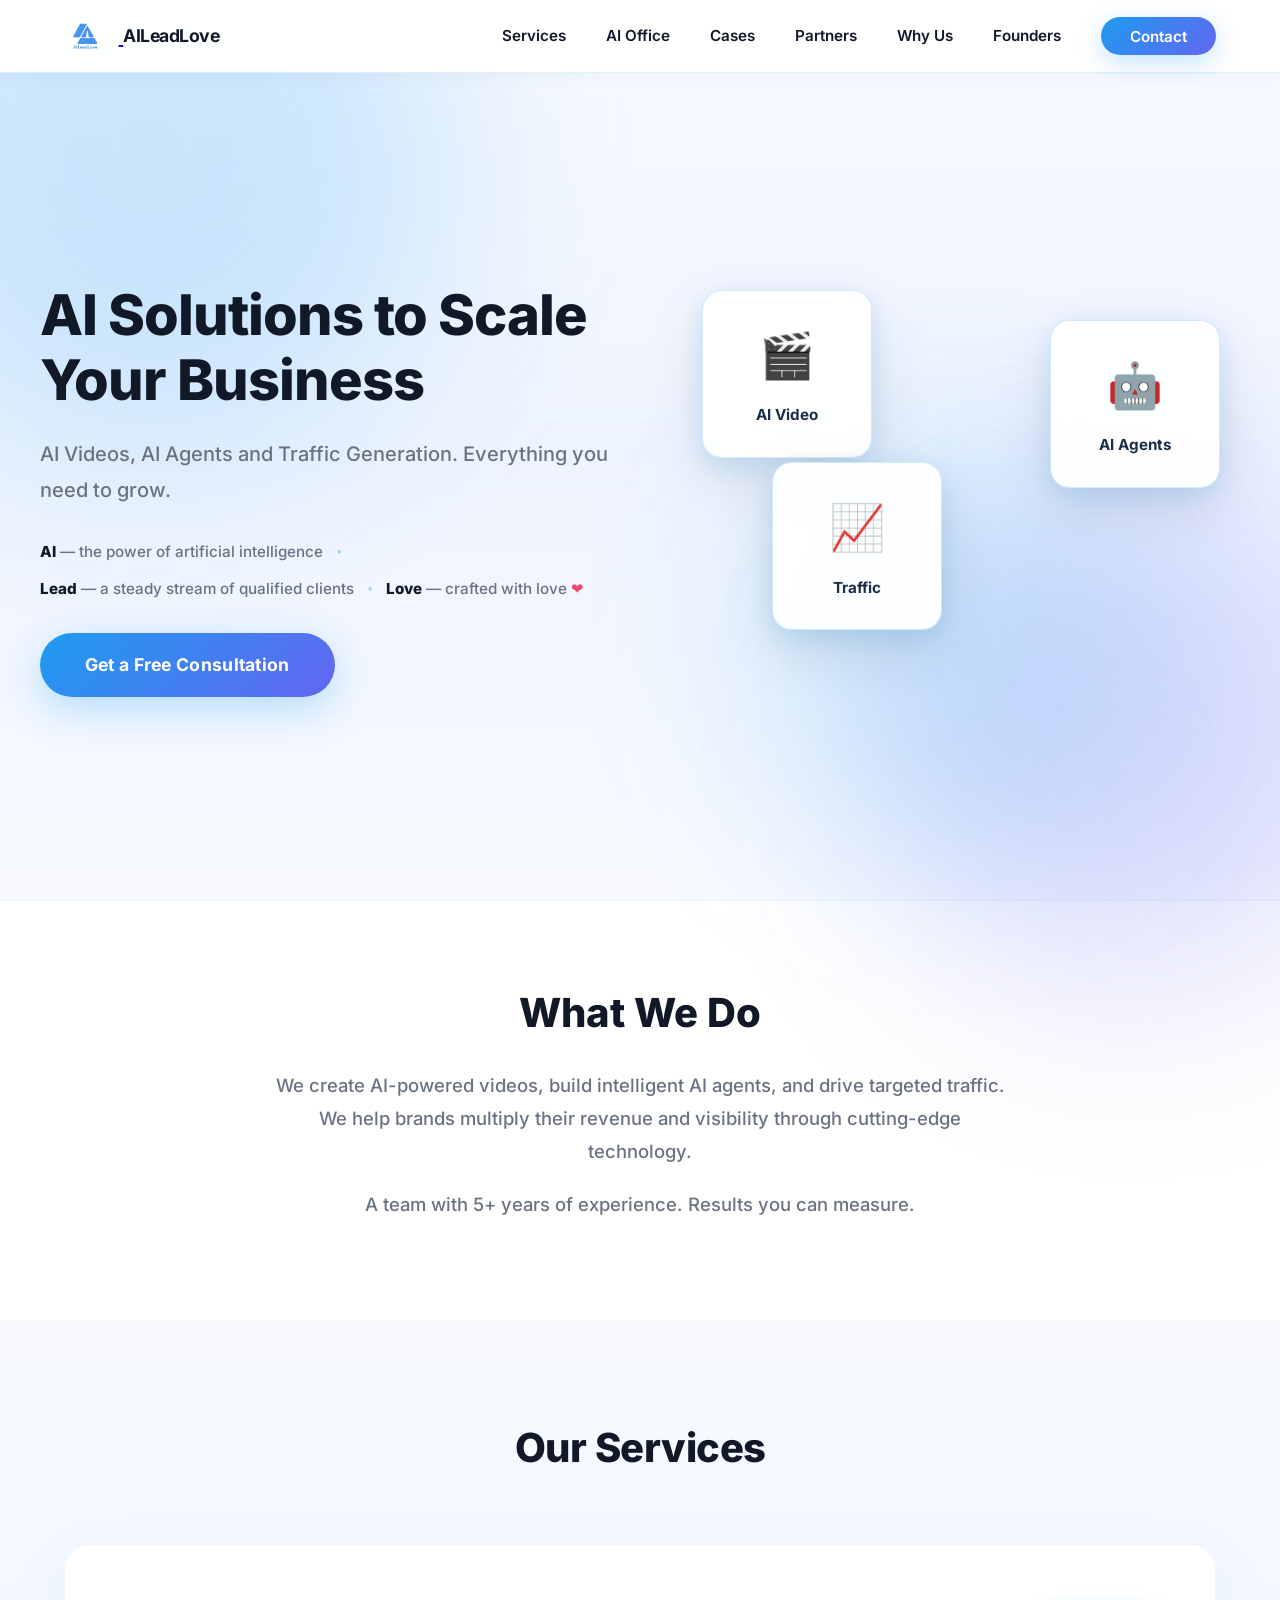
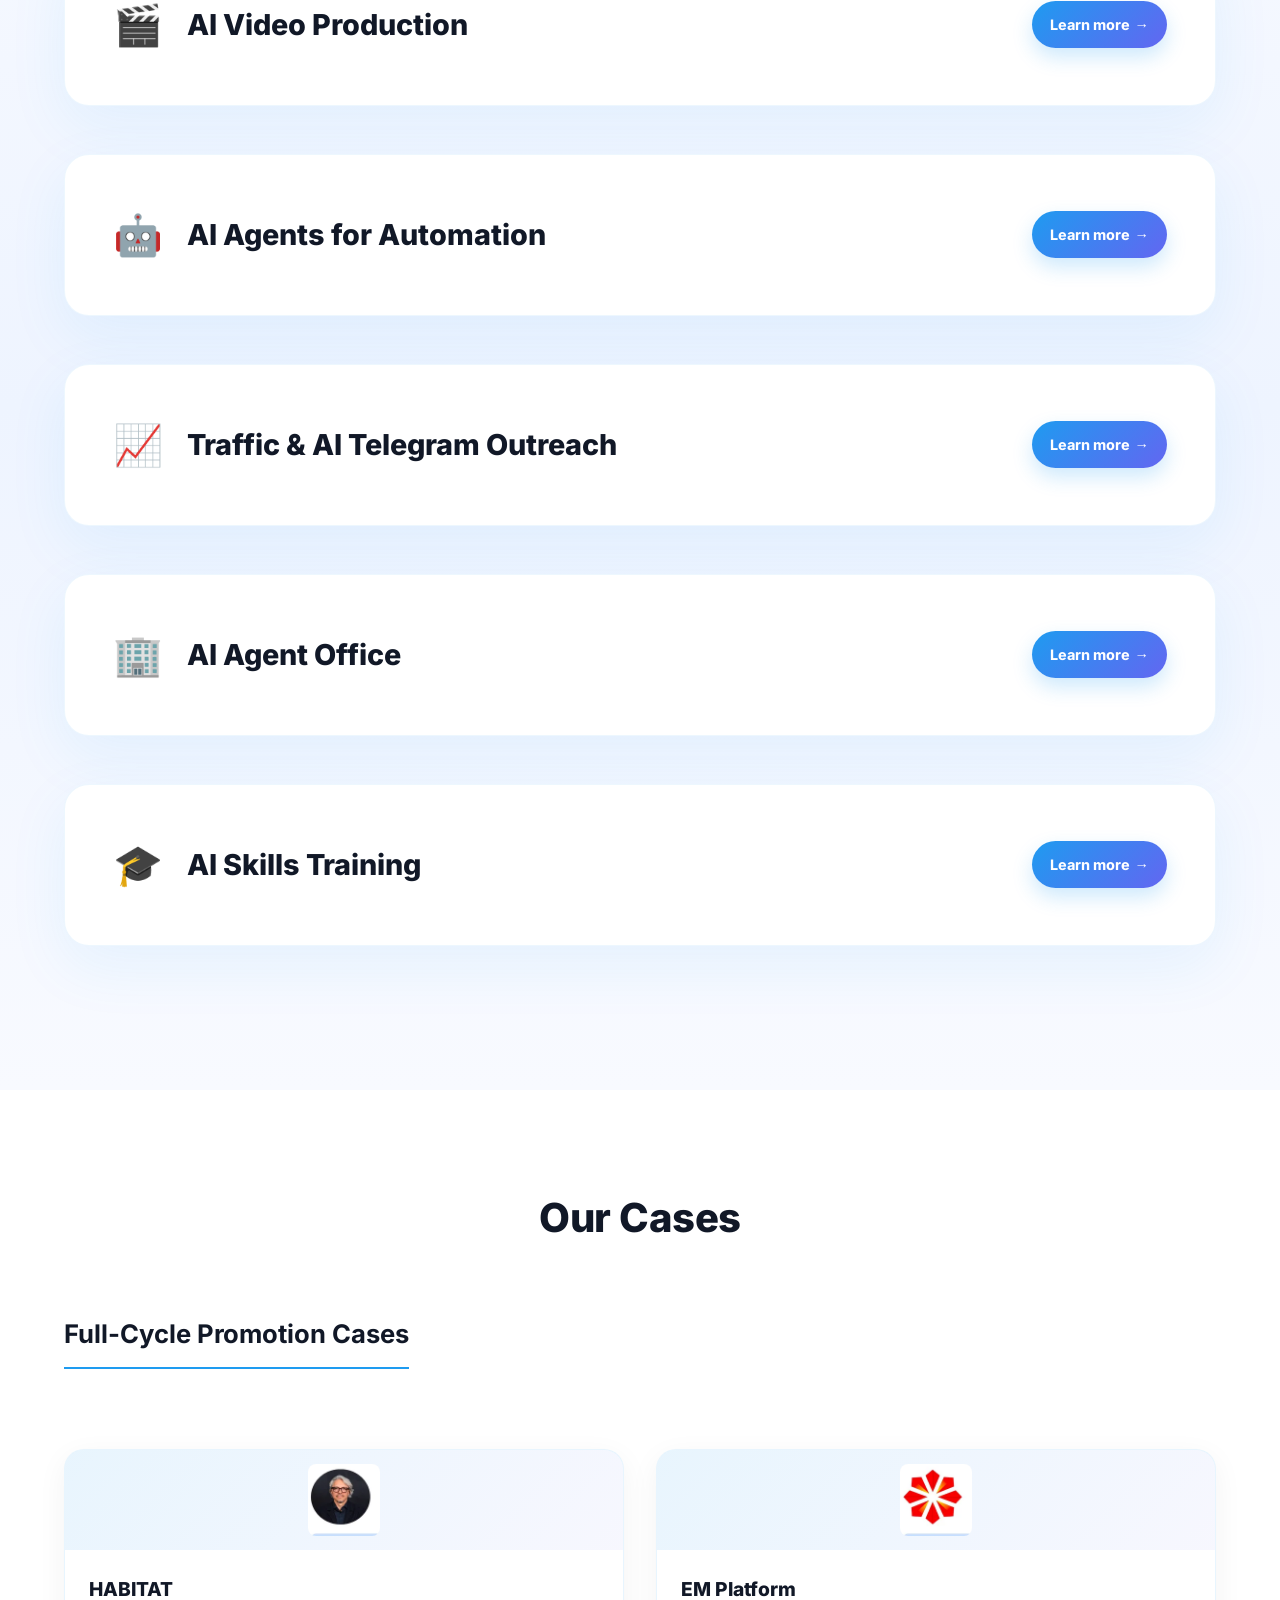
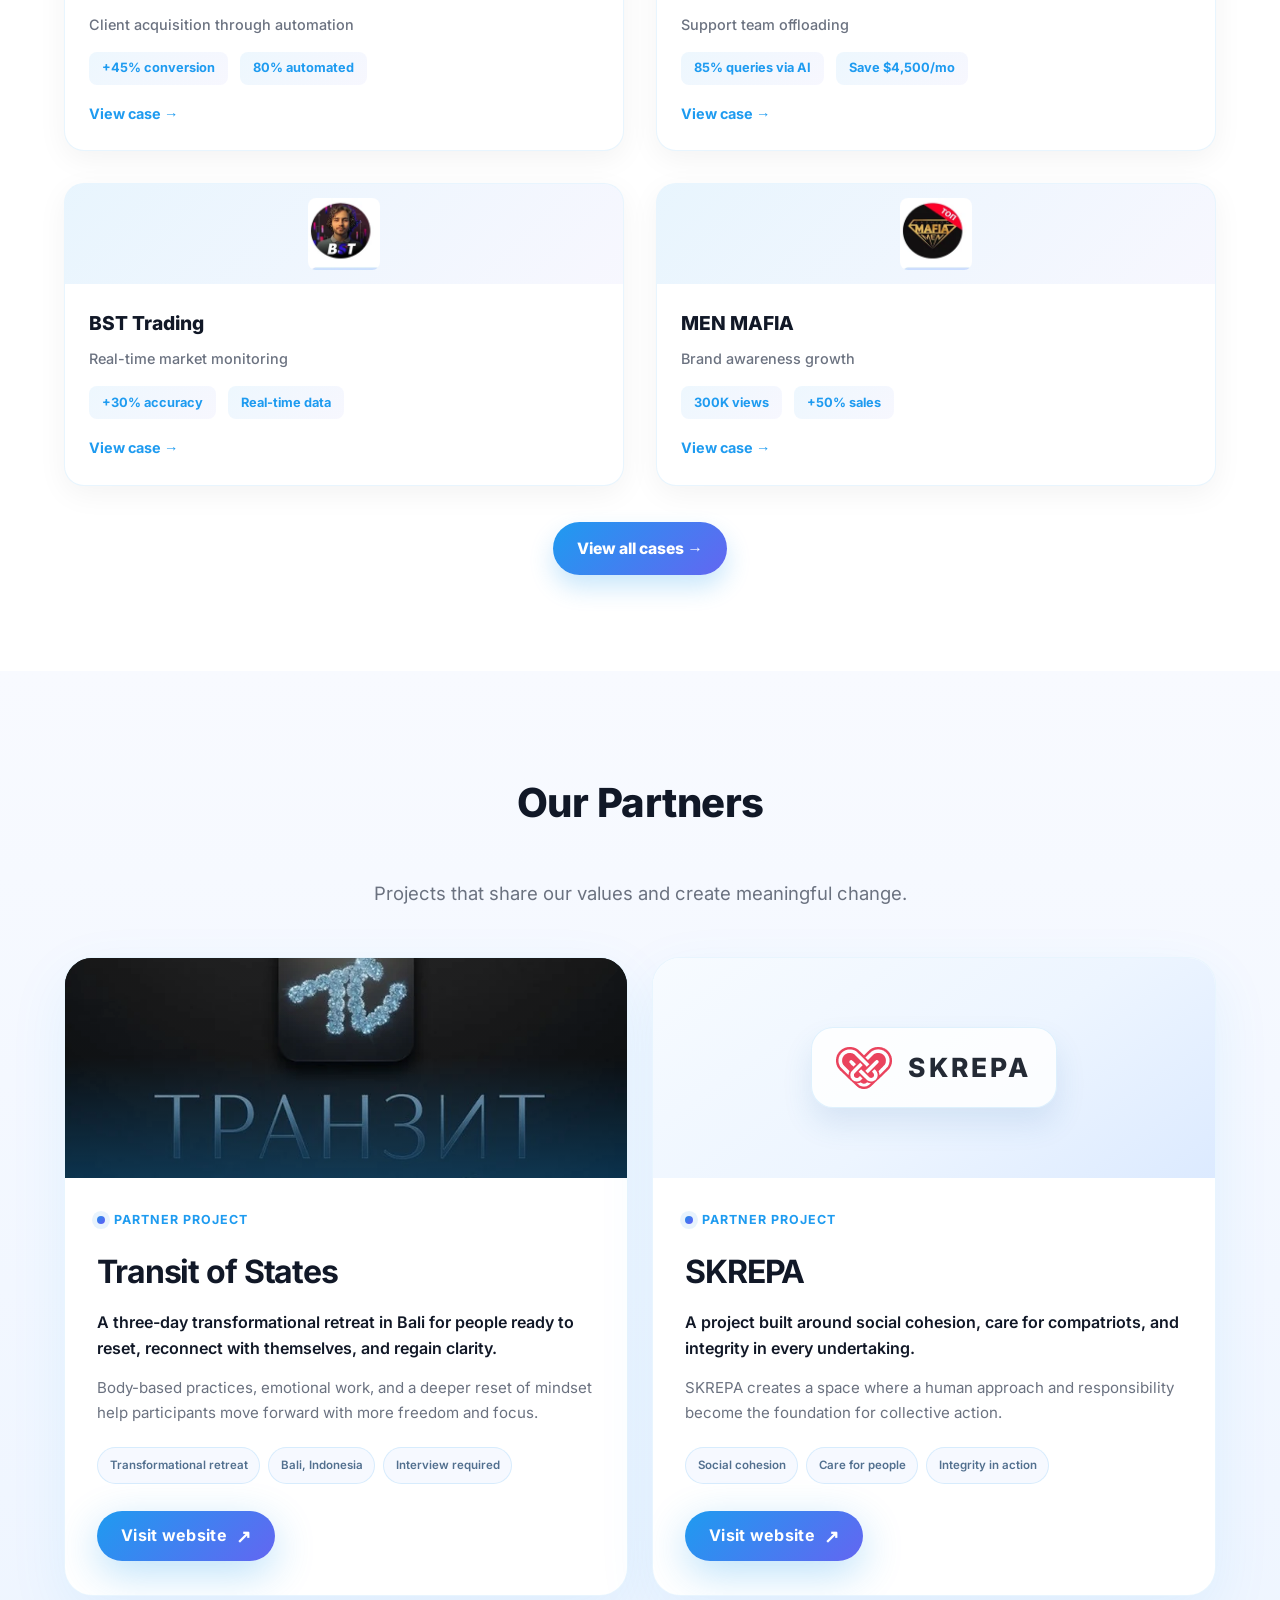
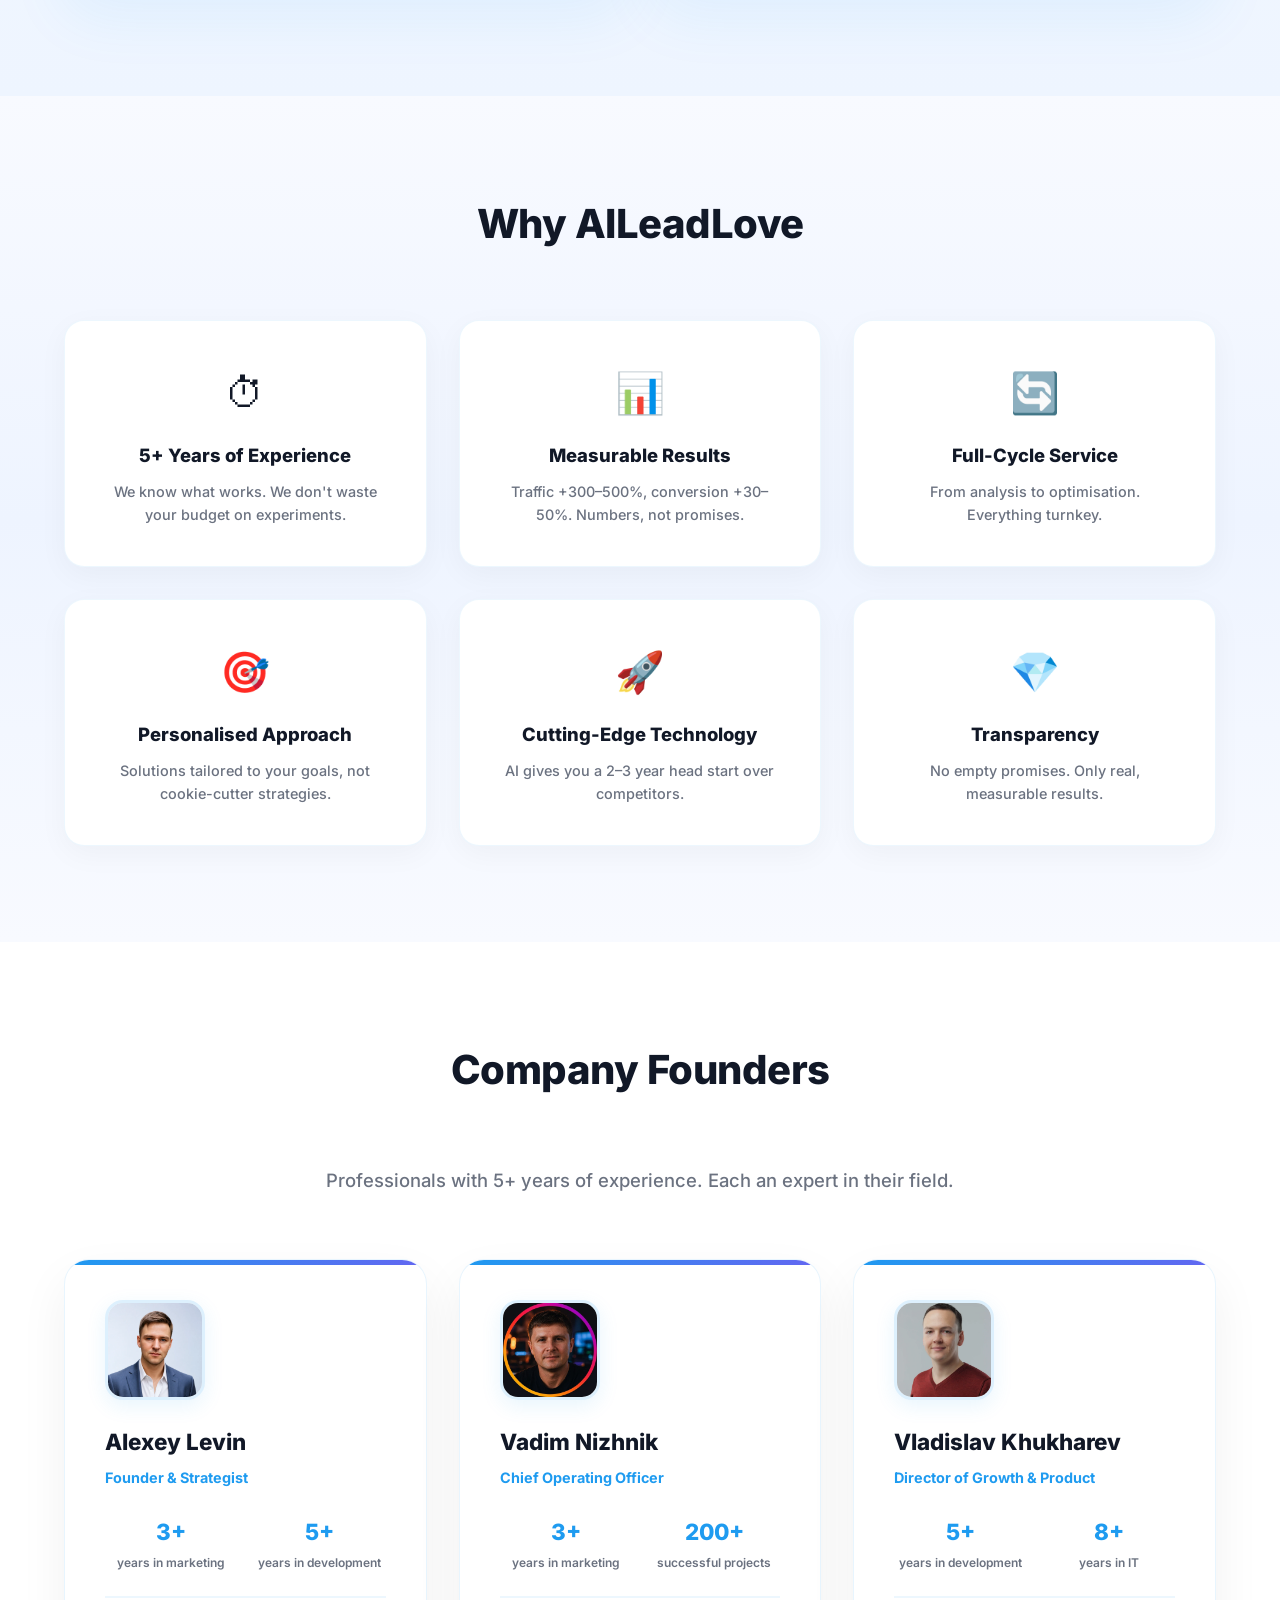
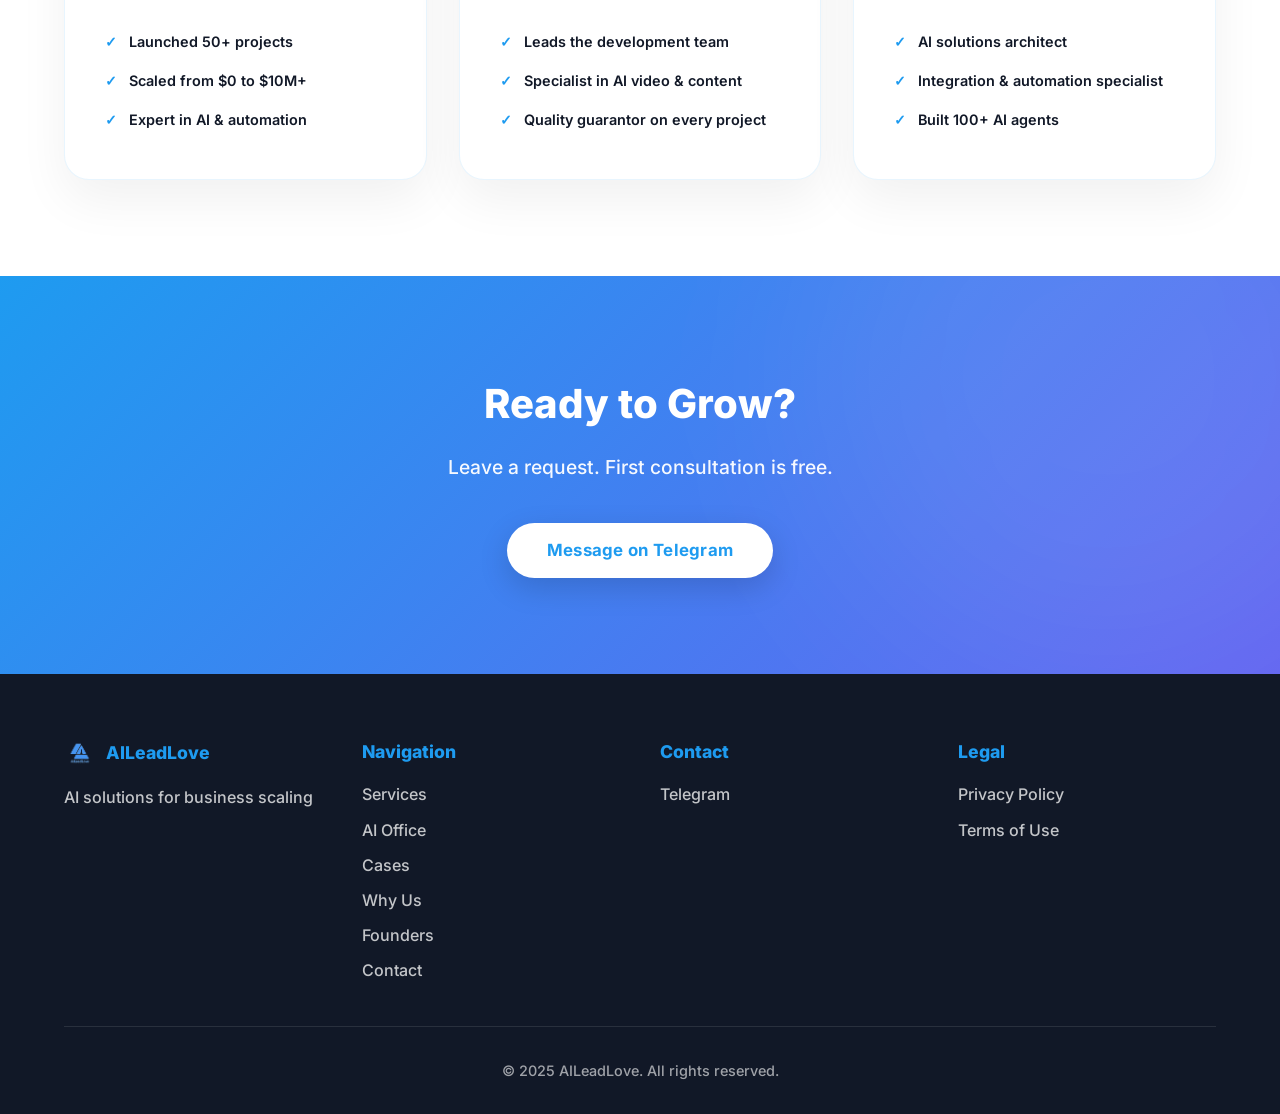
<file: index.html>
<!DOCTYPE html>

<html itemscope="" itemtype="https://schema.org/WebPage" lang="en"><head>
<meta charset="utf-8"/>
<meta content="#0a0a0f" name="theme-color"/>
<meta content="width=device-width, initial-scale=1.0, maximum-scale=5" name="viewport"/>
<!-- Primary SEO -->
<title>AILeadLove — AI Solutions for Business Growth</title>
<meta name="description" content="Targeted leads, AI outreach, viral AI videos, AI agents, AI office and practical AI training — everything businesses need to grow.">
<meta content="AI video production, AI agents, business automation, traffic generation, AI marketing, AI business solutions, scale business with AI, AILeadLove" name="keywords"/>
<meta content="AILeadLove" name="author"/>
<meta name="robots" content="index, follow, max-image-preview:large, max-snippet:-1, max-video-preview:-1">
<meta content="index, follow" name="googlebot"/>
<!-- Canonical & hreflang -->
<link rel="canonical" href="https://aileadlove.com/">
<!-- Open Graph -->
<meta property="og:type" content="website">
<meta content="en_US" property="og:locale"/>
<meta content="ru_RU" property="og:locale:alternate"/>
<meta content="AILeadLove" property="og:site_name"/>
<meta content="https://aileadlove.com/" property="og:url"/>
<meta property="og:title" content="AILeadLove — AI Solutions for Business Growth">
<meta property="og:description" content="Targeted leads, AI outreach, viral AI videos, AI agents, AI office and practical AI training — everything businesses need to grow.">
<meta content="https://d2xsxph8kpxj0f.cloudfront.net/310519663458361072/CLC9CvFw6EzBzRUxKGTfc6/aileadlove-og-image-HpdU2RFwaHR6sM2yEWXET2.png" property="og:image"/>
<meta content="1200" property="og:image:width"/>
<meta content="630" property="og:image:height"/>
<meta content="AILeadLove — AI Solutions for Business Growth" property="og:image:alt"/>
<!-- Twitter Card -->
<meta name="twitter:card" content="summary_large_image">
<meta content="@aileadlove" name="twitter:site"/>
<meta name="twitter:title" content="AILeadLove — AI Solutions for Business Growth">
<meta name="twitter:description" content="Targeted leads, AI outreach, viral AI videos, AI agents, AI office and practical AI training — everything businesses need to grow.">
<meta content="https://d2xsxph8kpxj0f.cloudfront.net/310519663458361072/CLC9CvFw6EzBzRUxKGTfc6/aileadlove-og-image-HpdU2RFwaHR6sM2yEWXET2.png" name="twitter:image"/>
<meta content="AILeadLove — AI Solutions for Business Growth" name="twitter:image:alt"/>
<meta content="9LHW1iFUb7Rzuz09pujr85lVrqKVZosQqULW-vltPtY" name="google-site-verification"/>
<!-- Favicon -->
<link href="/favicon.ico" rel="icon" type="image/x-icon"/>
<link href="/favicon.png" rel="icon" sizes="32x32" type="image/png"/>
<link href="/apple-touch-icon.png" rel="apple-touch-icon" sizes="180x180"/>
<!-- Schema.org JSON-LD: Organization -->
<script type="application/ld+json">
{
  "@context": "https://schema.org",
  "@type": "Organization",
  "name": "AILeadLove",
  "url": "https://aileadlove.com",
  "logo": "https://aileadlove.com/favicon.png",
  "description": "We create AI videos, deploy AI agents and drive targeted traffic to scale your business.",
  "foundingDate": "2020",
  "contactPoint": {
    "@type": "ContactPoint",
    "contactType": "sales",
    "url": "https://t.me/lekslevin",
    "availableLanguage": ["English", "Russian"]
  },
  "sameAs": [
    "https://aileadlove.ru",
    "https://t.me/lekslevin"
  ],
  "founder": [
    {
      "@type": "Person",
      "name": "Alexey Levin",
      "jobTitle": "Founder & Strategist"
    },
    {
      "@type": "Person",
      "name": "Vadim Nizhnik",
      "jobTitle": "Chief Operating Officer"
    },
    {
      "@type": "Person",
      "name": "Vladislav Khukharev",
      "jobTitle": "Director of Growth & Product"
    }
  ]
}
</script>
<!-- Schema.org JSON-LD: WebSite -->
<script type="application/ld+json">
{
  "@context": "https://schema.org",
  "@type": "WebSite",
  "name": "AILeadLove",
  "url": "https://aileadlove.com",
  "inLanguage": "en",
  "description": "AI solutions for business scaling: AI video production, AI agents, traffic generation",
  "publisher": {
    "@type": "Organization",
    "name": "AILeadLove"
  }
}
</script>
<!-- Schema.org JSON-LD: Service (AI Video Production) -->
<script type="application/ld+json">
{
  "@context": "https://schema.org",
  "@type": "Service",
  "name": "AI Video Production",
  "description": "Professional AI-generated videos that capture audiences and generate leads. Brand analysis, script development, AI video creation, platform optimisation.",
  "provider": {
    "@type": "Organization",
    "name": "AILeadLove",
    "url": "https://aileadlove.com"
  },
  "areaServed": "Worldwide",
  "serviceType": "AI Video Production"
}
</script>
<!-- Schema.org JSON-LD: Service (AI Agents) -->
<script type="application/ld+json">
{
  "@context": "https://schema.org",
  "@type": "Service",
  "name": "AI Agents for Business Automation",
  "description": "Smart AI agents working 24/7: sales lead agent, customer support, process optimisation, market intelligence. Save $3,000–6,000/mo.",
  "provider": {
    "@type": "Organization",
    "name": "AILeadLove",
    "url": "https://aileadlove.com"
  },
  "areaServed": "Worldwide",
  "serviceType": "AI Business Automation"
}
</script>
<!-- Schema.org JSON-LD: Service (Telegram Outreach) -->
<script type="application/ld+json">
{
  "@context": "https://schema.org",
  "@type": "Service",
  "name": "Personalised Telegram Outreach",
  "description": "Targeted Telegram conversations with personalisation, relevant context and offers adapted to a specific audience.",
  "provider": {"@type": "Organization", "name": "AILeadLove", "url": "https://aileadlove.com"},
  "areaServed": "Worldwide",
  "serviceType": "Telegram Outreach"
}
</script>
<!-- Schema.org JSON-LD: Service (AI Agent Office) -->
<script type="application/ld+json">
{
  "@context": "https://schema.org",
  "@type": "Service",
  "name": "AI Agent Office",
  "description": "Turnkey deployment of an independent AI-agent workspace for client operations, content, sales, analytics and internal processes.",
  "provider": {"@type": "Organization", "name": "AILeadLove", "url": "https://aileadlove.com"},
  "areaServed": "Worldwide",
  "serviceType": "AI Business Automation"
}
</script>
<!-- Schema.org JSON-LD: FAQPage -->
<script type="application/ld+json">
{
  "@context": "https://schema.org",
  "@type": "FAQPage",
  "mainEntity": [
    {
      "@type": "Question",
      "name": "What is AILeadLove?",
      "acceptedAnswer": {
        "@type": "Answer",
        "text": "AILeadLove is an AI solutions agency for business. We create AI videos, deploy AI agents for automation, and drive traffic from all major social networks."
      }
    },
    {
      "@type": "Question",
      "name": "What results do you deliver?",
      "acceptedAnswer": {
        "@type": "Answer",
        "text": "Traffic +300–500%, conversion +30–50%. Over 200 successful projects in 5+ years."
      }
    },
    {
      "@type": "Question",
      "name": "How do I get started with AILeadLove?",
      "acceptedAnswer": {
        "@type": "Answer",
        "text": "Message us on Telegram: https://t.me/lekslevin — first consultation is free."
      }
    }
  ]
}
</script>
<!-- Fonts & Styles -->
<link href="/fonts/inter.css" rel="stylesheet"/>
<link href="styles.min.css?v=22" rel="stylesheet"/>
<!-- Preload LCP image -->
<link as="image" fetchpriority="high" href="/images/maYumtEoHCNyFxCc.webp" rel="preload"/>
  <link rel="alternate" hreflang="ru" href="https://aileadlove.ru/">
  <link rel="alternate" hreflang="en" href="https://aileadlove.com/">
  <link rel="alternate" hreflang="x-default" href="https://aileadlove.com/">
</head><body><nav aria-label="Main navigation" class="navbar"><div class="container"><div class="navbar-content"><div class="logo"><a href="/">
<img alt="AILeadLove Logo" src="/images/logo.png" style="height: 40px; display: inline-block; margin-right: 12px; vertical-align: middle;"/>
<span class="logo-text" style="display: inline-block; vertical-align: middle; font-weight: 700; font-size: 1.1rem; color: var(--text-dark);">AILeadLove</span>
</a></div><div class="hamburger"><span></span><span></span><span></span></div><ul class="nav-links"><li><a href="#services">Services</a></li><li><a href="/aioffice/">AI Office</a></li><li><a href="#cases">Cases</a></li><li><a href="#partners">Partners</a></li><li><a href="#why-us">Why Us</a></li><li><a href="#team">Founders</a></li><li><a class="cta-nav" href="#contact">Contact</a></li></ul></div></div></nav><section aria-label="Hero banner" class="hero"><div class="hero-background"><div class="gradient-blob blob-1"></div><div class="gradient-blob blob-2"></div><div class="gradient-blob blob-3"></div></div><div class="container hero-content"><div class="hero-text fade-in"><h1 class="hero-title">AI Solutions to Scale Your Business</h1><p class="hero-subtitle">AI Videos, AI Agents and Traffic Generation. Everything you need to grow.</p><div class="brand-meaning"><span class="meaning-item"><strong>AI</strong> — the power of artificial intelligence</span><span class="meaning-divider">•</span><span class="meaning-item"><strong>Lead</strong> — a steady stream of qualified clients</span><span class="meaning-divider">•</span><span class="meaning-item"><strong>Love</strong> — crafted with love <span class="heart-inline">❤</span></span></div><a class="btn btn-primary btn-lg" href="https://t.me/lekslevin" rel="noopener noreferrer" target="_blank" title="Get a free AI solutions consultation">Get a Free Consultation</a></div><div class="hero-visual fade-in-delay"><div class="floating-card card-1"><div class="card-icon">🎬</div><p>AI Video</p></div><div class="floating-card card-2"><div class="card-icon">🤖</div><p>AI Agents</p></div><div class="floating-card card-3"><div class="card-icon">📈</div><p>Traffic</p></div></div></div></section><section aria-label="About AILeadLove" class="intro"><div class="container"><div class="intro-content fade-in-up"><h2>What We Do</h2><p>We create AI-powered videos, build intelligent AI agents, and drive targeted traffic. We help brands multiply their revenue and visibility through cutting-edge technology.</p><p class="highlight">A team with 5+ years of experience. Results you can measure.</p></div></div></section><section aria-label="AILeadLove Services" class="services" id="services"><div class="container"><h2 class="section-title fade-in-up">Our Services</h2><article class="service-block compact-service fade-in-up"><div class="service-header"><div class="service-icon">🎬</div><h3>AI Video Production</h3></div><a class="service-details" href="/aivideo/">Learn more<span> →</span></a></article><article class="service-block compact-service fade-in-up"><div class="service-header"><div class="service-icon">🤖</div><h3>AI Agents for Automation</h3></div><a class="service-details" href="/aiagents/">Learn more<span> →</span></a></article><article class="service-block compact-service fade-in-up"><div class="service-header"><div class="service-icon">📈</div><h3>Traffic &amp; AI Telegram Outreach</h3></div><a class="service-details" href="/traffic/">Learn more<span> →</span></a></article><article class="service-block compact-service fade-in-up"><div class="service-header"><div class="service-icon">🏢</div><h3>AI Agent Office</h3></div><a class="service-details" href="/aioffice/">Learn more<span> →</span></a></article><article class="service-block compact-service fade-in-up"><div class="service-header"><div class="service-icon">🎓</div><h3>AI Skills Training</h3></div><a class="service-details" href="/ai-training/">Learn more<span> →</span></a></article></div><div class="container"></div></section><section aria-label="Cases and Results" class="case-studies" id="cases"><div class="container"><h2 class="section-title fade-in-up">Our Cases</h2>
<div class="complex-cases-block"><h3 class="subsection-title fade-in-up">Full-Cycle Promotion Cases</h3></div><div class="cases-grid"><div class="case-card fade-in-up"><div class="case-image"><img alt="HABITAT — AILeadLove automation case study" decoding="async" fetchpriority="auto" height="72" loading="lazy" src="/images/oikucGQpfwqLygIy.webp" width="72"/></div><div class="case-content"><h4>HABITAT</h4><p class="case-task">Client acquisition through automation</p><div class="case-metrics"><span class="metric">+45% conversion</span><span class="metric">80% automated</span></div><a class="case-link" href="https://teletype.media/@aileadlove/keysy" rel="noopener noreferrer" target="_blank" title="View full case study on Teletype">View case →</a></div></div><div class="case-card fade-in-up"><div class="case-image"><img alt="EM Platform — AILeadLove customer support case study" decoding="async" fetchpriority="auto" height="72" loading="lazy" src="/images/CZmiSkQWYcAeQkUq.webp" width="72"/></div><div class="case-content"><h4>EM Platform</h4><p class="case-task">Support team offloading</p><div class="case-metrics"><span class="metric">85% queries via AI</span><span class="metric">Save $4,500/mo</span></div><a class="case-link" href="https://teletype.media/@aileadlove/keysy" rel="noopener noreferrer" target="_blank" title="View full case study on Teletype">View case →</a></div></div><div class="case-card fade-in-up"><div class="case-image"><img alt="BST Trading — AILeadLove market monitoring case study" decoding="async" fetchpriority="auto" height="72" loading="lazy" src="/images/vDGevULLjeyoitgg.webp" width="72"/></div><div class="case-content"><h4>BST Trading</h4><p class="case-task">Real-time market monitoring</p><div class="case-metrics"><span class="metric">+30% accuracy</span><span class="metric">Real-time data</span></div><a class="case-link" href="https://teletype.media/@aileadlove/keysy" rel="noopener noreferrer" target="_blank" title="View full case study on Teletype">View case →</a></div></div><div class="case-card fade-in-up"><div class="case-image"><img alt="MEN MAFIA — AILeadLove brand awareness case study" decoding="async" fetchpriority="auto" height="72" loading="lazy" src="/images/GbLxVYkwcXgUBKVK.webp" width="72"/></div><div class="case-content"><h4>MEN MAFIA</h4><p class="case-task">Brand awareness growth</p><div class="case-metrics"><span class="metric">300K views</span><span class="metric">+50% sales</span></div><a class="case-link" href="https://teletype.media/@aileadlove/keysy" rel="noopener noreferrer" target="_blank" title="View full case study on Teletype">View case →</a></div></div></div><div class="complex-cases-end"><div class="all-cases-wrap"><a class="all-cases-button" href="https://teletype.media/@aileadlove/keysy" target="_blank" rel="noopener noreferrer">View all cases →</a></div></div></div></section><section aria-label="Our Partners" class="partners-section" id="partners"><div class="container"><h2 class="section-title fade-in-up">Our Partners</h2><p class="partners-subtitle fade-in-up">Projects that share our values and create meaningful change.</p><div class="partners-grid"><article class="partner-card fade-in-up"><div class="partner-card-visual"><img alt="Transit of States — transformational retreat in Bali" class="partner-card-image" decoding="async" height="720" loading="lazy" src="/images/states-transit-partner.webp" width="720"/><div aria-hidden="true" class="partner-card-image-overlay"></div></div><div class="partner-card-content"><div class="partner-eyebrow"><span class="partner-dot"></span> Partner project</div><h3>Transit of States</h3><p class="partner-card-lead">A three-day transformational retreat in Bali for people ready to reset, reconnect with themselves, and regain clarity.</p><p class="partner-card-text">Body-based practices, emotional work, and a deeper reset of mindset help participants move forward with more freedom and focus.</p><div class="partner-tags"><span>Transformational retreat</span><span>Bali, Indonesia</span><span>Interview required</span></div><a class="btn btn-primary partner-card-button" href="https://statestransit.com/" rel="noopener noreferrer" target="_blank" title="Visit the Transit of States website">Visit website <span aria-hidden="true">↗</span></a></div></article><article class="partner-card fade-in-up"><div class="partner-card-visual partner-card-logo-visual"><div class="partner-card-logo-lockup"><img alt="SKREPA logo" class="partner-card-logo" decoding="async" height="42" loading="lazy" src="/images/skrepa-logo.png" width="56"/><span>SKREPA</span></div></div><div class="partner-card-content"><div class="partner-eyebrow"><span class="partner-dot"></span> Partner project</div><h3>SKREPA</h3><p class="partner-card-lead">A project built around social cohesion, care for compatriots, and integrity in every undertaking.</p><p class="partner-card-text">SKREPA creates a space where a human approach and responsibility become the foundation for collective action.</p><div class="partner-tags"><span>Social cohesion</span><span>Care for people</span><span>Integrity in action</span></div><a class="btn btn-primary partner-card-button" href="https://skrepa.org/" rel="noopener noreferrer" target="_blank" title="Visit the SKREPA website">Visit website <span aria-hidden="true">↗</span></a></div></article></div></div></section><section aria-label="Why AILeadLove" class="why-us" id="why-us"><div class="container"><h2 class="section-title fade-in-up">Why AILeadLove</h2><div class="advantages-grid"><div class="advantage-card fade-in-up"><div class="advantage-icon">⏱</div><h4>5+ Years of Experience</h4><p>We know what works. We don't waste your budget on experiments.</p></div><div class="advantage-card fade-in-up"><div class="advantage-icon">📊</div><h4>Measurable Results</h4><p>Traffic +300–500%, conversion +30–50%. Numbers, not promises.</p></div><div class="advantage-card fade-in-up"><div class="advantage-icon">🔄</div><h4>Full-Cycle Service</h4><p>From analysis to optimisation. Everything turnkey.</p></div><div class="advantage-card fade-in-up"><div class="advantage-icon">🎯</div><h4>Personalised Approach</h4><p>Solutions tailored to your goals, not cookie-cutter strategies.</p></div><div class="advantage-card fade-in-up"><div class="advantage-icon">🚀</div><h4>Cutting-Edge Technology</h4><p>AI gives you a 2–3 year head start over competitors.</p></div><div class="advantage-card fade-in-up"><div class="advantage-icon">💎</div><h4>Transparency</h4><p>No empty promises. Only real, measurable results.</p></div></div></div></section><section aria-label="Company Founders" class="team" id="team"><div class="container"><h2 class="section-title fade-in-up">Company Founders</h2><p class="team-subtitle fade-in-up">Professionals with 5+ years of experience. Each an expert in their field.</p><div class="team-grid"><div class="team-card fade-in-up"><div class="team-image"><img alt="Alexey Levin — Founder and Strategist at AILeadLove" decoding="async" fetchpriority="auto" height="80" loading="lazy" src="/images/alexey-levin-unified.webp" width="80"/></div><h3>Alexey Levin</h3><p class="team-role">Founder &amp; Strategist</p><div class="team-highlights"><div class="highlight"><span class="number">3+</span><span class="label">years in marketing</span></div><div class="highlight"><span class="number">5+</span><span class="label">years in development</span></div></div><ul class="team-achievements"><li>Launched 50+ projects</li><li>Scaled from $0 to $10M+</li><li>Expert in AI &amp; automation</li></ul></div><div class="team-card fade-in-up"><div class="team-image"><img alt="Vadim Nizhnik — Chief Operating Officer at AILeadLove" decoding="async" fetchpriority="auto" height="80" loading="lazy" src="/images/vadim-nizhnik.webp" width="80"/></div><h3>Vadim Nizhnik</h3><p class="team-role">Chief Operating Officer</p><div class="team-highlights"><div class="highlight"><span class="number">3+</span><span class="label">years in marketing</span></div><div class="highlight"><span class="number">200+</span><span class="label">successful projects</span></div></div><ul class="team-achievements"><li>Leads the development team</li><li>Specialist in AI video &amp; content</li><li>Quality guarantor on every project</li></ul></div><div class="team-card fade-in-up"><div class="team-image"><img alt="Vladislav Khukharev — Director of Growth and Product at AILeadLove" decoding="async" fetchpriority="auto" height="80" loading="lazy" src="/images/vladislav-khukharev.webp" width="80"/></div><h3>Vladislav Khukharev</h3><p class="team-role">Director of Growth &amp; Product</p><div class="team-highlights"><div class="highlight"><span class="number">5+</span><span class="label">years in development</span></div><div class="highlight"><span class="number">8+</span><span class="label">years in IT</span></div></div><ul class="team-achievements"><li>AI solutions architect</li><li>Integration &amp; automation specialist</li><li>Built 100+ AI agents</li></ul></div></div></div></section><section aria-label="Contact and Request" class="cta-section" id="contact"><div class="container"><div class="cta-content fade-in-up"><h2>Ready to Grow?</h2><p>Leave a request. First consultation is free.</p><div class="contact-buttons"><a class="btn btn-primary" href="https://t.me/lekslevin" rel="noopener noreferrer" target="_blank" title="Message AILeadLove on Telegram">Message on Telegram</a></div></div></div></section><footer aria-label="Site footer" class="footer" role="contentinfo"><div class="container"><div class="footer-content"><div class="footer-section"><h4 style="display: flex; align-items: center; gap: 10px;">
<img alt="AILeadLove Logo" src="/images/logo.png" style="height: 30px;"/>
<span>AILeadLove</span>
</h4><p>AI solutions for business scaling</p></div><div class="footer-section"><h4>Navigation</h4><ul><li><a href="#services">Services</a></li><li><a href="/aioffice/">AI Office</a></li><li><a href="#cases">Cases</a></li><li><a href="#why-us">Why Us</a></li><li><a href="#team">Founders</a></li><li><a href="#contact">Contact</a></li></ul></div><div class="footer-section"><h4>Contact</h4><ul><li><a href="https://t.me/lekslevin">Telegram</a></li></ul></div><div class="footer-section"><h4>Legal</h4><ul><li><a href="/privacy.html">Privacy Policy</a></li><li><a href="/terms.html">Terms of Use</a></li></ul></div></div><div class="footer-bottom"><p>© 2025 AILeadLove. All rights reserved.</p></div></div></footer><div aria-hidden="true" class="floating-hearts"><div class="heart heart-1">❤</div><div class="heart heart-2">❤</div><div class="heart heart-3">❤</div><div class="heart heart-4">❤</div><div class="heart heart-5">❤</div><div class="heart heart-6">❤</div><div class="heart heart-7">❤</div><div class="heart heart-8">❤</div></div><script defer="" src="script.min.js?v=17"></script></body></html>
</file>
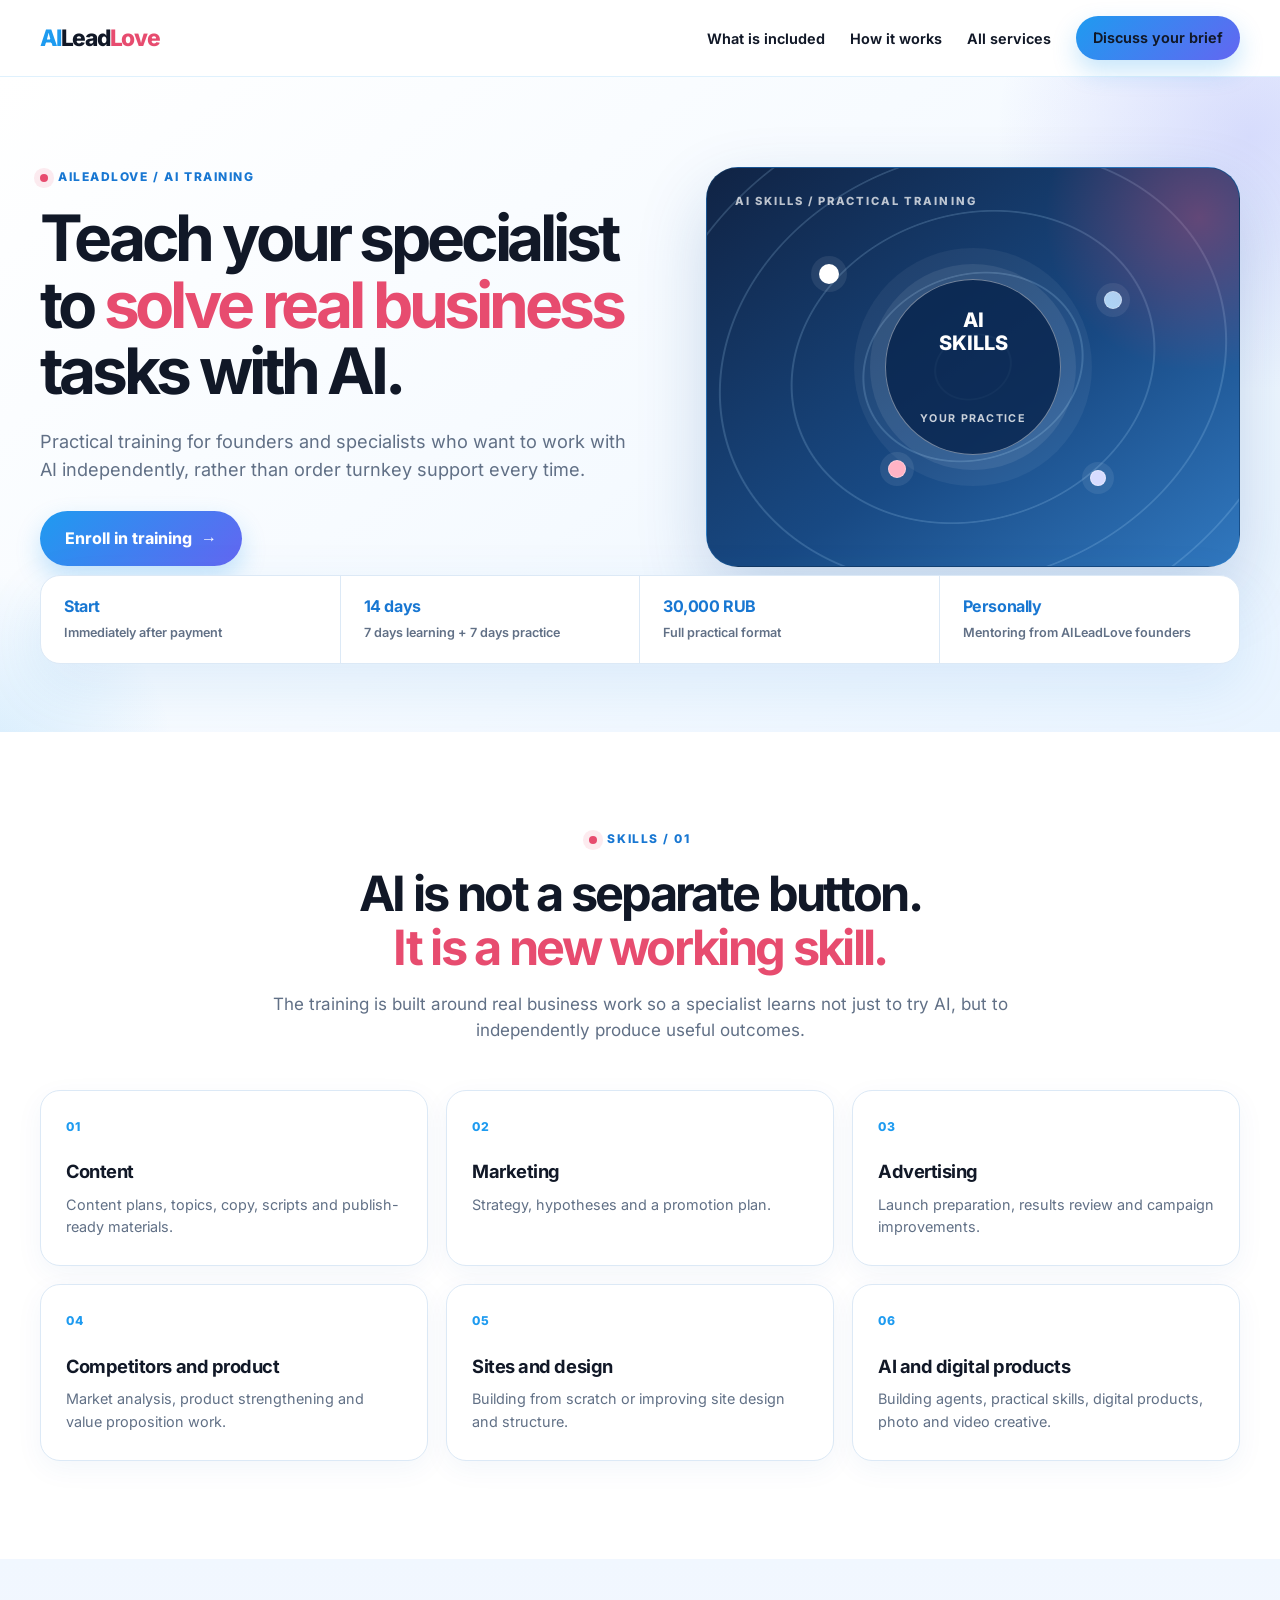
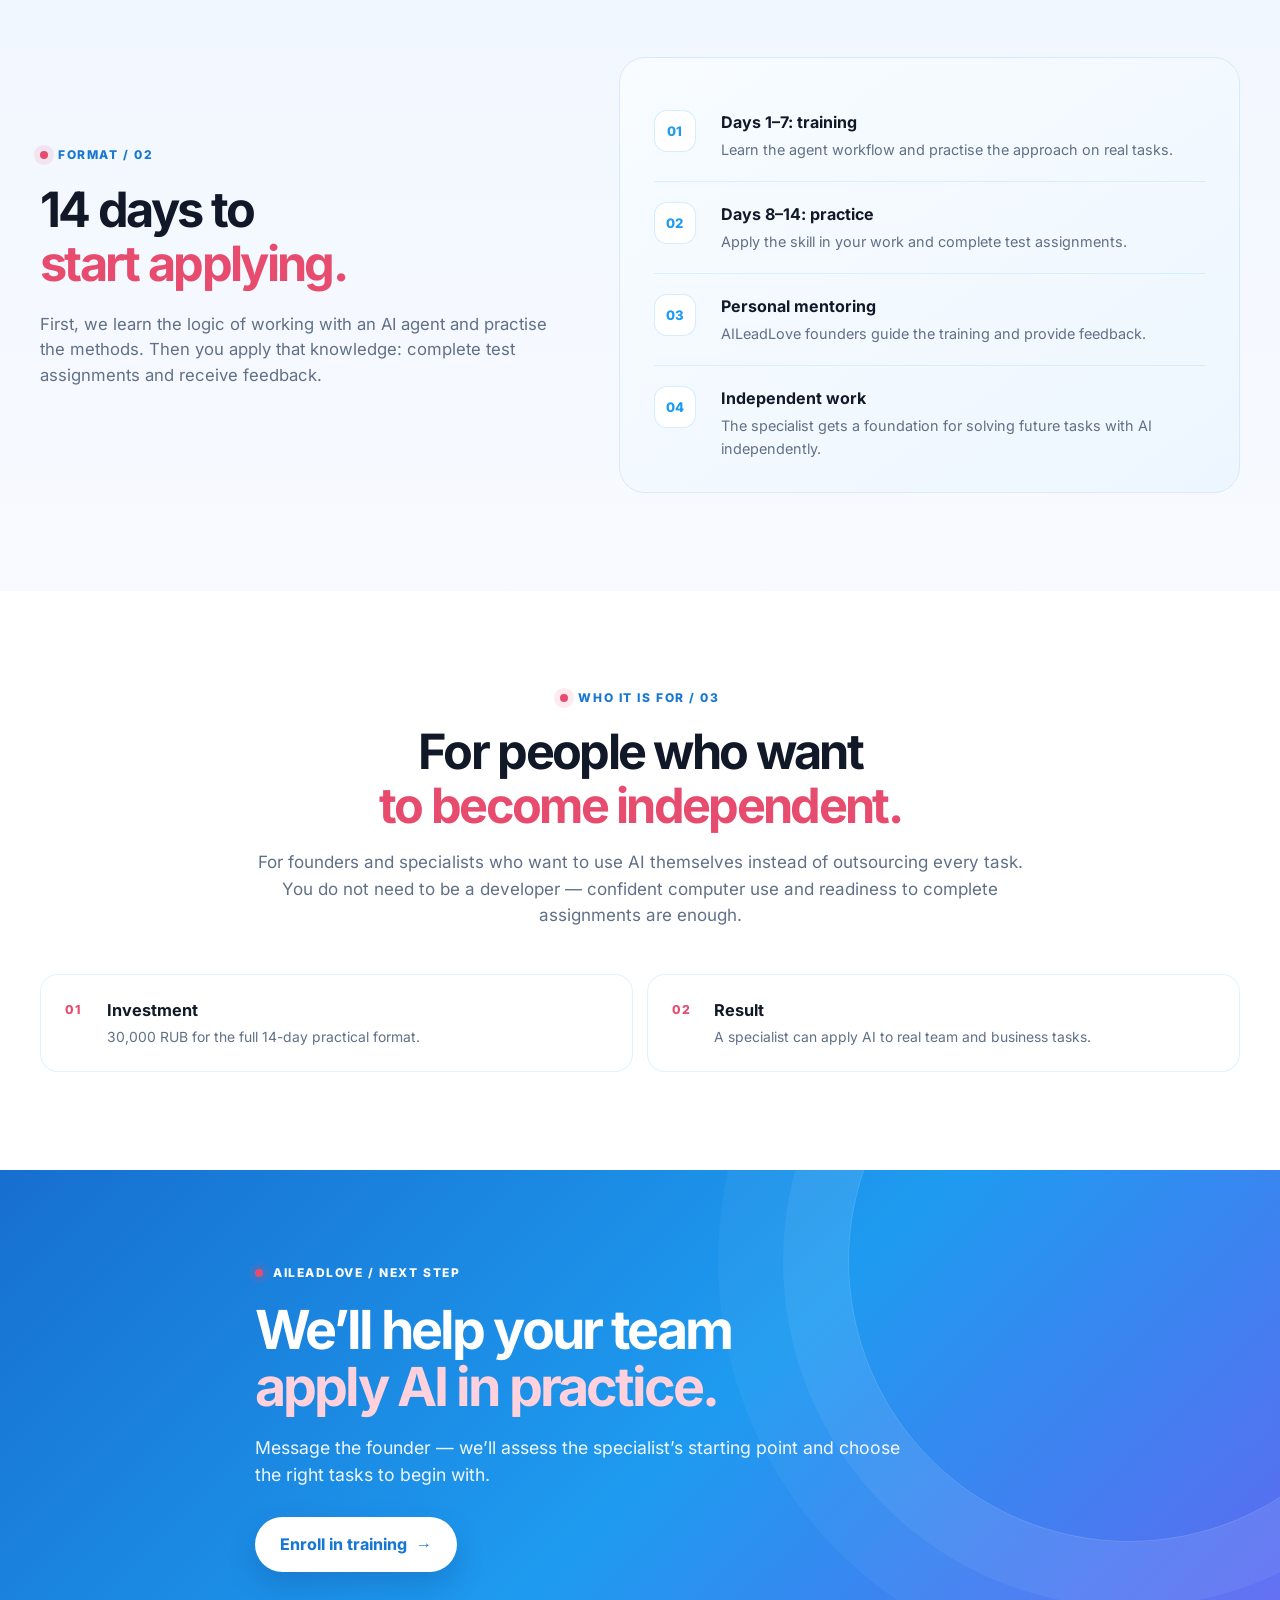
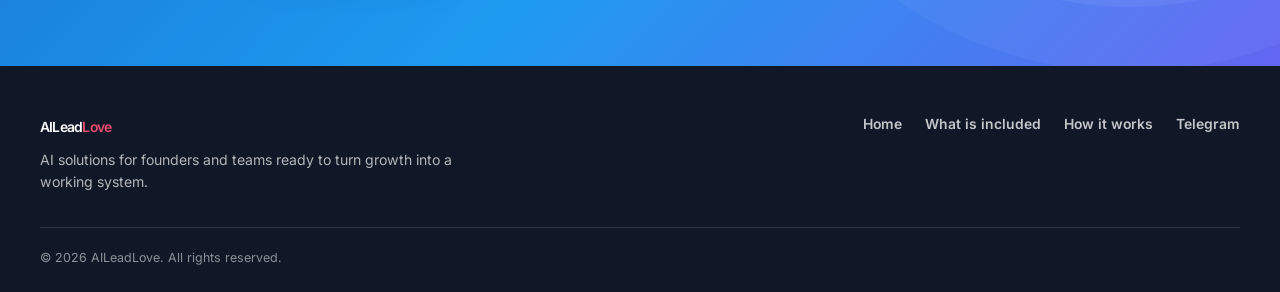
<file: ai-training/index.html>
<!doctype html>
<html lang="en"><head><meta charset="utf-8"><meta name="viewport" content="width=device-width, initial-scale=1"><meta name="description" content="Practical AI training: build an AI work system, develop a Telegram channel or create AI videos. One selected program costs 39,900 RUB and starts after payment."><meta name="robots" content="index, follow, max-image-preview:large, max-snippet:-1, max-video-preview:-1"><link rel="canonical" href="https://aileadlove.com/ai-training/"><meta property="og:type" content="website"><meta property="og:title" content="AI Training Programs — AILeadLove"><meta property="og:description" content="Practical AI training: build an AI work system, develop a Telegram channel or create AI videos. One selected program costs 39,900 RUB and starts after payment."><meta property="og:url" content="https://aileadlove.com/ai-training/"><title>AI Training Programs — AILeadLove</title><link rel="stylesheet" href="../fonts/inter.css"><link rel="stylesheet" href="../service-pages.css?v=1"><script type="application/ld+json">{"@context":"https://schema.org","@type":"Service","name":"AI Skills Training","provider":{"@type":"Organization","name":"AILeadLove","url":"https://aileadlove.com/"},"description":"Practical AI skills training for specialists: 14 days, personal mentoring and application of an AI agent to marketing, content, advertising and more.","url":"https://aileadlove.com/ai-training/"}</script>  <meta name="twitter:card" content="summary_large_image">
  <meta name="twitter:title" content="AI Training Programs — AILeadLove">
  <meta name="twitter:description" content="Practical AI training: build an AI work system, develop a Telegram channel or create AI videos. One selected program costs 39,900 RUB and starts after payment.">
  <link rel="alternate" hreflang="ru" href="https://aileadlove.ru/ai-training/">
  <link rel="alternate" hreflang="en" href="https://aileadlove.com/ai-training/">
  <link rel="alternate" hreflang="x-default" href="https://aileadlove.com/ai-training/">
</head><body><header class="nav"><div class="wrap navin"><a class="brand" href="../" aria-label="AILeadLove home"><span>AI</span><span class="lead">Lead</span><span class="love">Love</span></a><button class="menu" type="button" aria-label="Open menu" aria-expanded="false"><i></i><i></i><i></i></button><nav><ul class="links"><li><a href="#what">What is included</a></li><li><a href="#process">How it works</a></li><li><a href="../">All services</a></li><li><a class="navcta" href="https://t.me/lekslevin" target="_blank" rel="noopener noreferrer">Discuss your brief</a></li></ul></nav></div></header><main><section class="hero"><div class="wrap hero-grid"><div><div class="eyebrow">AILeadLove / AI training</div><h1>Teach your specialist<br>to <span class="accent">solve real business</span><br>tasks with AI.</h1><p>Practical training for founders and specialists who want to work with AI independently, rather than order turnkey support every time.</p><a class="button" href="https://t.me/lekslevin" target="_blank" rel="noopener noreferrer">Enroll in training <span>→</span></a></div><div><div class="visual"><span class="visual-label">ai skills / practical training</span><span class="visual-orb o1"></span><span class="visual-orb o2"></span><span class="visual-orb o3"></span><span class="visual-orb o4"></span><div class="visual-core">AI<br>SKILLS<br><span>your practice</span></div></div></div></div><div class="wrap"><div class="benefit-strip training-benefits"><div class="benefit"><b>Start</b><span>Immediately after payment</span></div><div class="benefit"><b>14 days</b><span>7 days learning + 7 days practice</span></div><div class="benefit"><b>30,000 RUB</b><span>Full practical format</span></div><div class="benefit"><b>Personally</b><span>Mentoring from AILeadLove founders</span></div></div></div></section><section class="section white" id="what"><div class="wrap"><div class="section-title"><div class="eyebrow">Skills / 01</div><h2>AI is not a separate button.<br><span class="accent">It is a new working skill.</span></h2><p>The training is built around real business work so a specialist learns not just to try AI, but to independently produce useful outcomes.</p></div><div class="cards"><article class="card"><span class="card-index">01</span><h3>Content</h3><p>Content plans, topics, copy, scripts and publish-ready materials.</p></article><article class="card"><span class="card-index">02</span><h3>Marketing</h3><p>Strategy, hypotheses and a promotion plan.</p></article><article class="card"><span class="card-index">03</span><h3>Advertising</h3><p>Launch preparation, results review and campaign improvements.</p></article><article class="card"><span class="card-index">04</span><h3>Competitors and product</h3><p>Market analysis, product strengthening and value proposition work.</p></article><article class="card"><span class="card-index">05</span><h3>Sites and design</h3><p>Building from scratch or improving site design and structure.</p></article><article class="card"><span class="card-index">06</span><h3>AI and digital products</h3><p>Building agents, practical skills, digital products, photo and video creative.</p></article></div></div></section><section class="section band" id="process"><div class="wrap split"><div class="split-copy"><div class="eyebrow">Format / 02</div><h2>14 days to<br><span class="accent">start applying.</span></h2><p>First, we learn the logic of working with an AI agent and practise the methods. Then you apply that knowledge: complete test assignments and receive feedback.</p></div><div class="steps"><div class="step"><span class="step-num">01</span><div><h3>Days 1–7: training</h3><p>Learn the agent workflow and practise the approach on real tasks.</p></div></div><div class="step"><span class="step-num">02</span><div><h3>Days 8–14: practice</h3><p>Apply the skill in your work and complete test assignments.</p></div></div><div class="step"><span class="step-num">03</span><div><h3>Personal mentoring</h3><p>AILeadLove founders guide the training and provide feedback.</p></div></div><div class="step"><span class="step-num">04</span><div><h3>Independent work</h3><p>The specialist gets a foundation for solving future tasks with AI independently.</p></div></div></div></div></section><section class="section white"><div class="wrap"><div class="section-title"><div class="eyebrow">Who it is for / 03</div><h2>For people who want<br><span class="accent">to become independent.</span></h2><p>For founders and specialists who want to use AI themselves instead of outsourcing every task. You do not need to be a developer — confident computer use and readiness to complete assignments are enough.</p></div><div class="list-grid"><article class="list-card"><span class="list-index">01</span><div><h3>Investment</h3><p>30,000 RUB for the full 14-day practical format.</p></div></article><article class="list-card"><span class="list-index">02</span><div><h3>Result</h3><p>A specialist can apply AI to real team and business tasks.</p></div></article></div></div></section><section class="closing"><div class="wrap closingin"><div class="eyebrow" style="color:#fff">AILeadLove / next step</div><h2>We’ll help your team<br><span style="color:#ffd1dc">apply AI in practice.</span></h2><p>Message the founder — we’ll assess the specialist’s starting point and choose the right tasks to begin with.</p><a class="button" href="https://t.me/lekslevin" target="_blank" rel="noopener noreferrer">Enroll in training <span>→</span></a></div></section></main><footer class="footer"><div class="wrap"><div class="footer-top"><div><a class="brand" href="../"><span>AI</span><span class="lead">Lead</span><span class="love">Love</span></a><p>AI solutions for founders and teams ready to turn growth into a working system.</p></div><div class="footer-links"><a href="../">Home</a><a href="#what">What is included</a><a href="#process">How it works</a><a href="https://t.me/lekslevin" target="_blank" rel="noopener noreferrer">Telegram</a></div></div><div class="footer-bottom">© 2026 AILeadLove. All rights reserved.</div></div></footer><script>const b=document.querySelector('.menu'),l=document.querySelector('.links');b.addEventListener('click',()=>{const o=l.classList.toggle('open');b.setAttribute('aria-expanded',String(o))});l.addEventListener('click',e=>{if(e.target.tagName==='A'){l.classList.remove('open');b.setAttribute('aria-expanded','false')}});document.querySelectorAll('[data-video]').forEach(c=>c.addEventListener('click',()=>{if(c.dataset.ready)return;c.dataset.ready='1';const u=c.dataset.video;const f=document.createElement('iframe');f.src=u+'&autoplay=1';f.allow='autoplay; encrypted-media; fullscreen; picture-in-picture';f.allowFullscreen=true;f.title='AI video example';c.replaceChildren(f)}));</script></body></html>
</file>
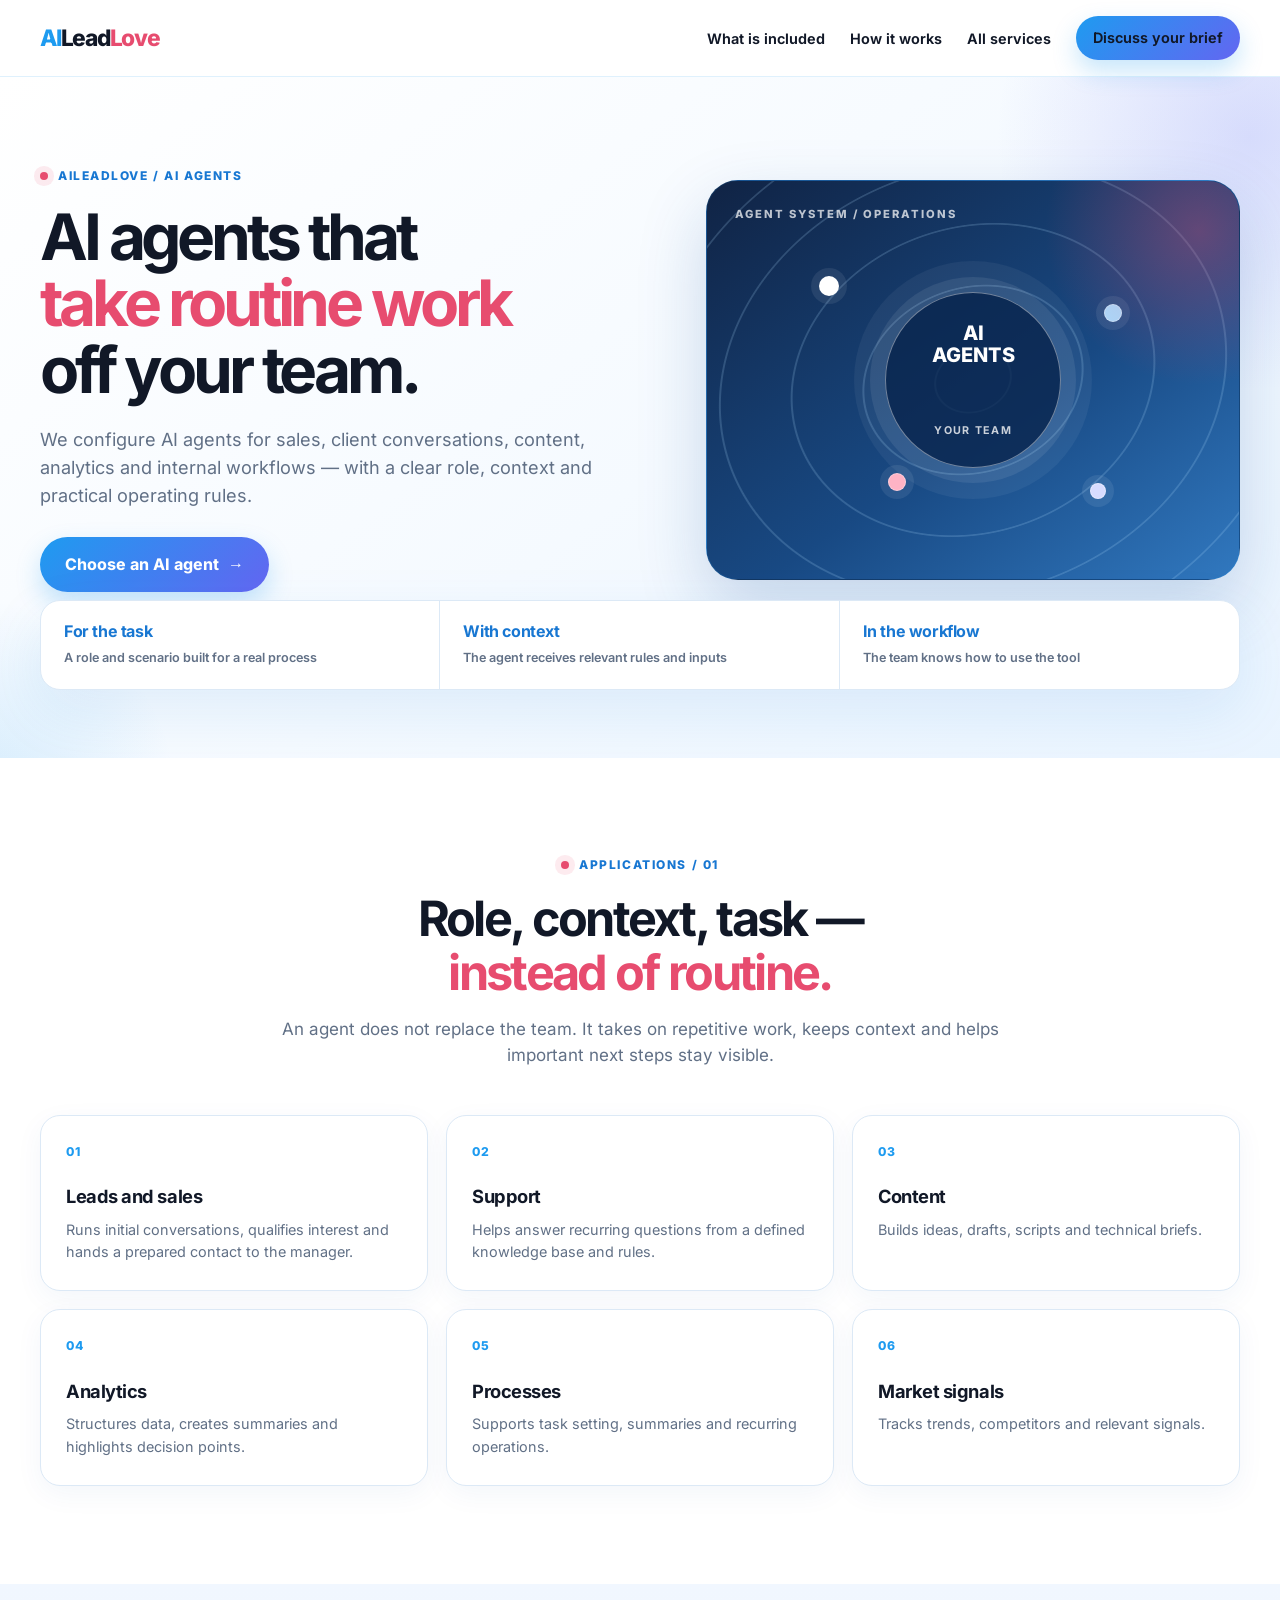
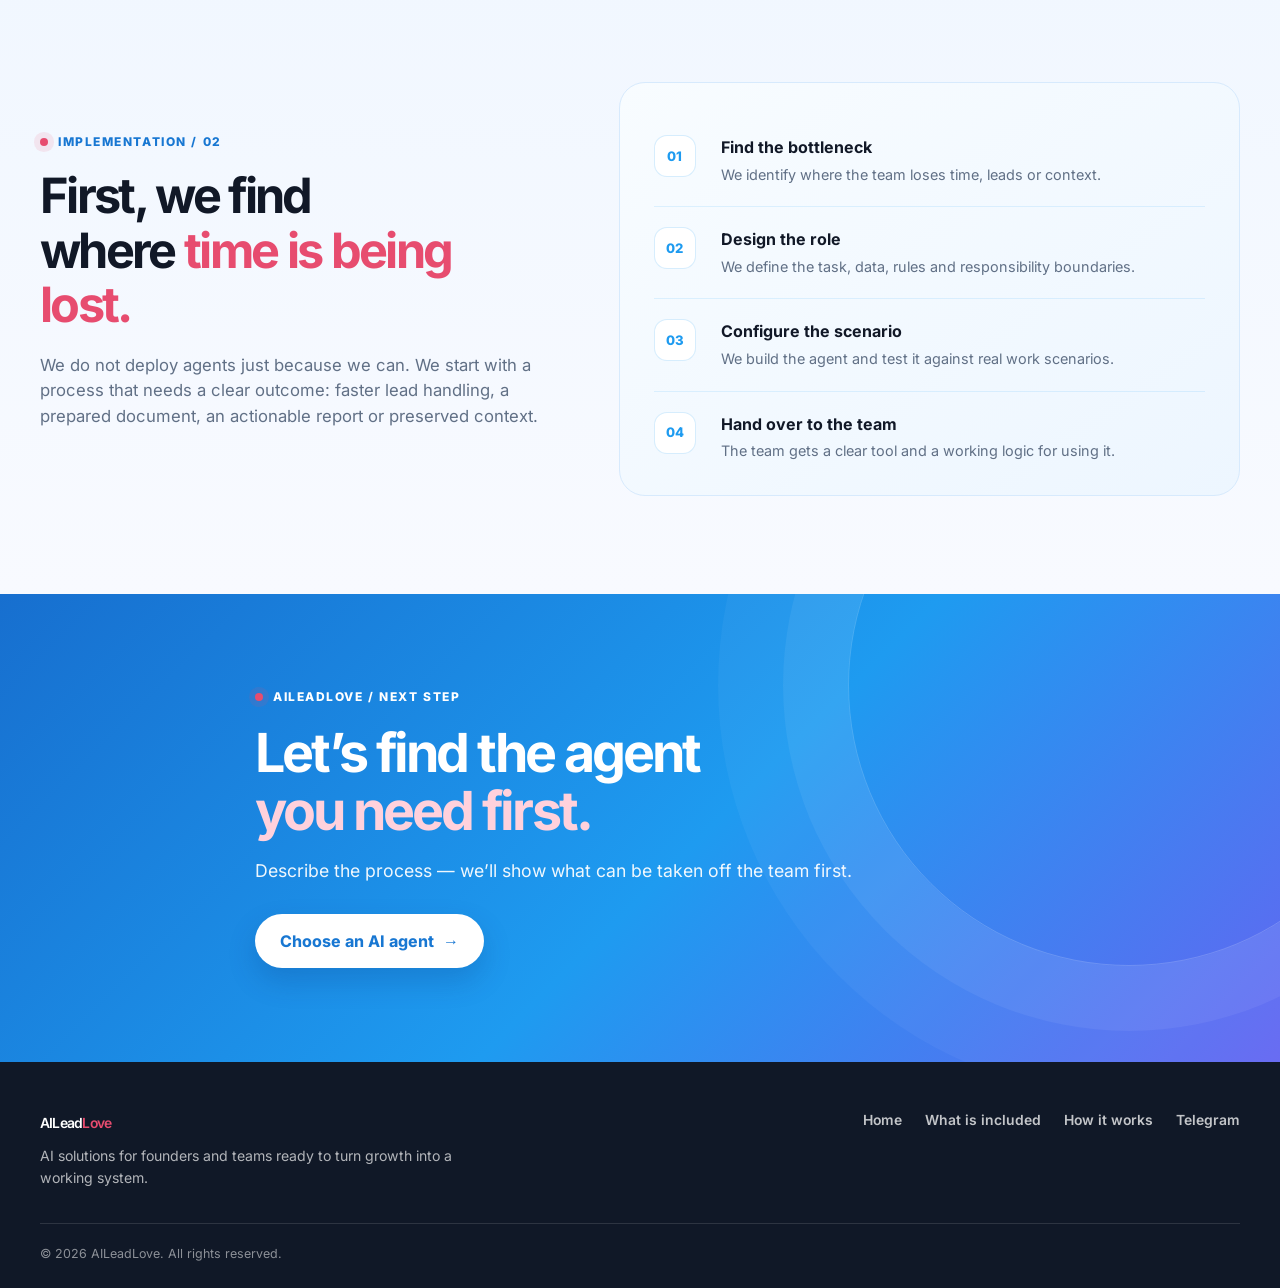
<file: aiagents/index.html>
<!doctype html>
<html lang="en"><head><meta charset="utf-8"><meta name="viewport" content="width=device-width, initial-scale=1"><meta name="description" content="AILeadLove AI agents for sales, client conversations, content, analytics and internal business workflows."><meta name="robots" content="index, follow, max-image-preview:large, max-snippet:-1, max-video-preview:-1"><link rel="canonical" href="https://aileadlove.com/aiagents/"><meta property="og:type" content="website"><meta property="og:title" content="AI Agents for Business Automation — AILeadLove"><meta property="og:description" content="AILeadLove AI agents for sales, client conversations, content, analytics and internal business workflows."><meta property="og:url" content="https://aileadlove.com/aiagents/"><title>AI Agents for Business Automation — AILeadLove</title><link rel="stylesheet" href="../fonts/inter.css"><link rel="stylesheet" href="../service-pages.css?v=1"><script type="application/ld+json">{"@context":"https://schema.org","@type":"Service","name":"AI Agents for Automation","provider":{"@type":"Organization","name":"AILeadLove","url":"https://aileadlove.com/"},"description":"AILeadLove agents for sales, client conversations, content, analytics and internal workflows.","url":"https://aileadlove.com/aiagents/"}</script>  <meta name="twitter:card" content="summary_large_image">
  <meta name="twitter:title" content="AI Agents for Business Automation — AILeadLove">
  <meta name="twitter:description" content="AILeadLove AI agents for sales, client conversations, content, analytics and internal business workflows.">
  <link rel="alternate" hreflang="ru" href="https://aileadlove.ru/aiagents/">
  <link rel="alternate" hreflang="en" href="https://aileadlove.com/aiagents/">
  <link rel="alternate" hreflang="x-default" href="https://aileadlove.com/aiagents/">
</head><body><header class="nav"><div class="wrap navin"><a class="brand" href="../" aria-label="AILeadLove home"><span>AI</span><span class="lead">Lead</span><span class="love">Love</span></a><button class="menu" type="button" aria-label="Open menu" aria-expanded="false"><i></i><i></i><i></i></button><nav><ul class="links"><li><a href="#what">What is included</a></li><li><a href="#process">How it works</a></li><li><a href="../">All services</a></li><li><a class="navcta" href="https://t.me/lekslevin" target="_blank" rel="noopener noreferrer">Discuss your brief</a></li></ul></nav></div></header><main><section class="hero"><div class="wrap hero-grid"><div><div class="eyebrow">AILeadLove / AI agents</div><h1>AI agents that<br><span class="accent">take routine work</span><br>off your team.</h1><p>We configure AI agents for sales, client conversations, content, analytics and internal workflows — with a clear role, context and practical operating rules.</p><a class="button" href="https://t.me/lekslevin" target="_blank" rel="noopener noreferrer">Choose an AI agent <span>→</span></a></div><div><div class="visual"><span class="visual-label">agent system / operations</span><span class="visual-orb o1"></span><span class="visual-orb o2"></span><span class="visual-orb o3"></span><span class="visual-orb o4"></span><div class="visual-core">AI<br>AGENTS<br><span>your team</span></div></div></div></div><div class="wrap"><div class="benefit-strip"><div class="benefit"><b>For the task</b><span>A role and scenario built for a real process</span></div><div class="benefit"><b>With context</b><span>The agent receives relevant rules and inputs</span></div><div class="benefit"><b>In the workflow</b><span>The team knows how to use the tool</span></div></div></div></section><section class="section white" id="what"><div class="wrap"><div class="section-title"><div class="eyebrow">Applications / 01</div><h2>Role, context, task —<br><span class="accent">instead of routine.</span></h2><p>An agent does not replace the team. It takes on repetitive work, keeps context and helps important next steps stay visible.</p></div><div class="cards"><article class="card"><span class="card-index">01</span><h3>Leads and sales</h3><p>Runs initial conversations, qualifies interest and hands a prepared contact to the manager.</p></article><article class="card"><span class="card-index">02</span><h3>Support</h3><p>Helps answer recurring questions from a defined knowledge base and rules.</p></article><article class="card"><span class="card-index">03</span><h3>Content</h3><p>Builds ideas, drafts, scripts and technical briefs.</p></article><article class="card"><span class="card-index">04</span><h3>Analytics</h3><p>Structures data, creates summaries and highlights decision points.</p></article><article class="card"><span class="card-index">05</span><h3>Processes</h3><p>Supports task setting, summaries and recurring operations.</p></article><article class="card"><span class="card-index">06</span><h3>Market signals</h3><p>Tracks trends, competitors and relevant signals.</p></article></div></div></section><section class="section band" id="process"><div class="wrap split"><div class="split-copy"><div class="eyebrow">Implementation / 02</div><h2>First, we find<br>where <span class="accent">time is being lost.</span></h2><p>We do not deploy agents just because we can. We start with a process that needs a clear outcome: faster lead handling, a prepared document, an actionable report or preserved context.</p></div><div class="steps"><div class="step"><span class="step-num">01</span><div><h3>Find the bottleneck</h3><p>We identify where the team loses time, leads or context.</p></div></div><div class="step"><span class="step-num">02</span><div><h3>Design the role</h3><p>We define the task, data, rules and responsibility boundaries.</p></div></div><div class="step"><span class="step-num">03</span><div><h3>Configure the scenario</h3><p>We build the agent and test it against real work scenarios.</p></div></div><div class="step"><span class="step-num">04</span><div><h3>Hand over to the team</h3><p>The team gets a clear tool and a working logic for using it.</p></div></div></div></div></section><section class="closing"><div class="wrap closingin"><div class="eyebrow" style="color:#fff">AILeadLove / next step</div><h2>Let’s find the agent<br><span style="color:#ffd1dc">you need first.</span></h2><p>Describe the process — we’ll show what can be taken off the team first.</p><a class="button" href="https://t.me/lekslevin" target="_blank" rel="noopener noreferrer">Choose an AI agent <span>→</span></a></div></section></main><footer class="footer"><div class="wrap"><div class="footer-top"><div><a class="brand" href="../"><span>AI</span><span class="lead">Lead</span><span class="love">Love</span></a><p>AI solutions for founders and teams ready to turn growth into a working system.</p></div><div class="footer-links"><a href="../">Home</a><a href="#what">What is included</a><a href="#process">How it works</a><a href="https://t.me/lekslevin" target="_blank" rel="noopener noreferrer">Telegram</a></div></div><div class="footer-bottom">© 2026 AILeadLove. All rights reserved.</div></div></footer><script>const b=document.querySelector('.menu'),l=document.querySelector('.links');b.addEventListener('click',()=>{const o=l.classList.toggle('open');b.setAttribute('aria-expanded',String(o))});l.addEventListener('click',e=>{if(e.target.tagName==='A'){l.classList.remove('open');b.setAttribute('aria-expanded','false')}});document.querySelectorAll('[data-video]').forEach(c=>c.addEventListener('click',()=>{if(c.dataset.ready)return;c.dataset.ready='1';const u=c.dataset.video;const f=document.createElement('iframe');f.src=u+'&autoplay=1';f.allow='autoplay; encrypted-media; fullscreen; picture-in-picture';f.allowFullscreen=true;f.title='AI video example';c.replaceChildren(f)}));</script></body></html>
</file>
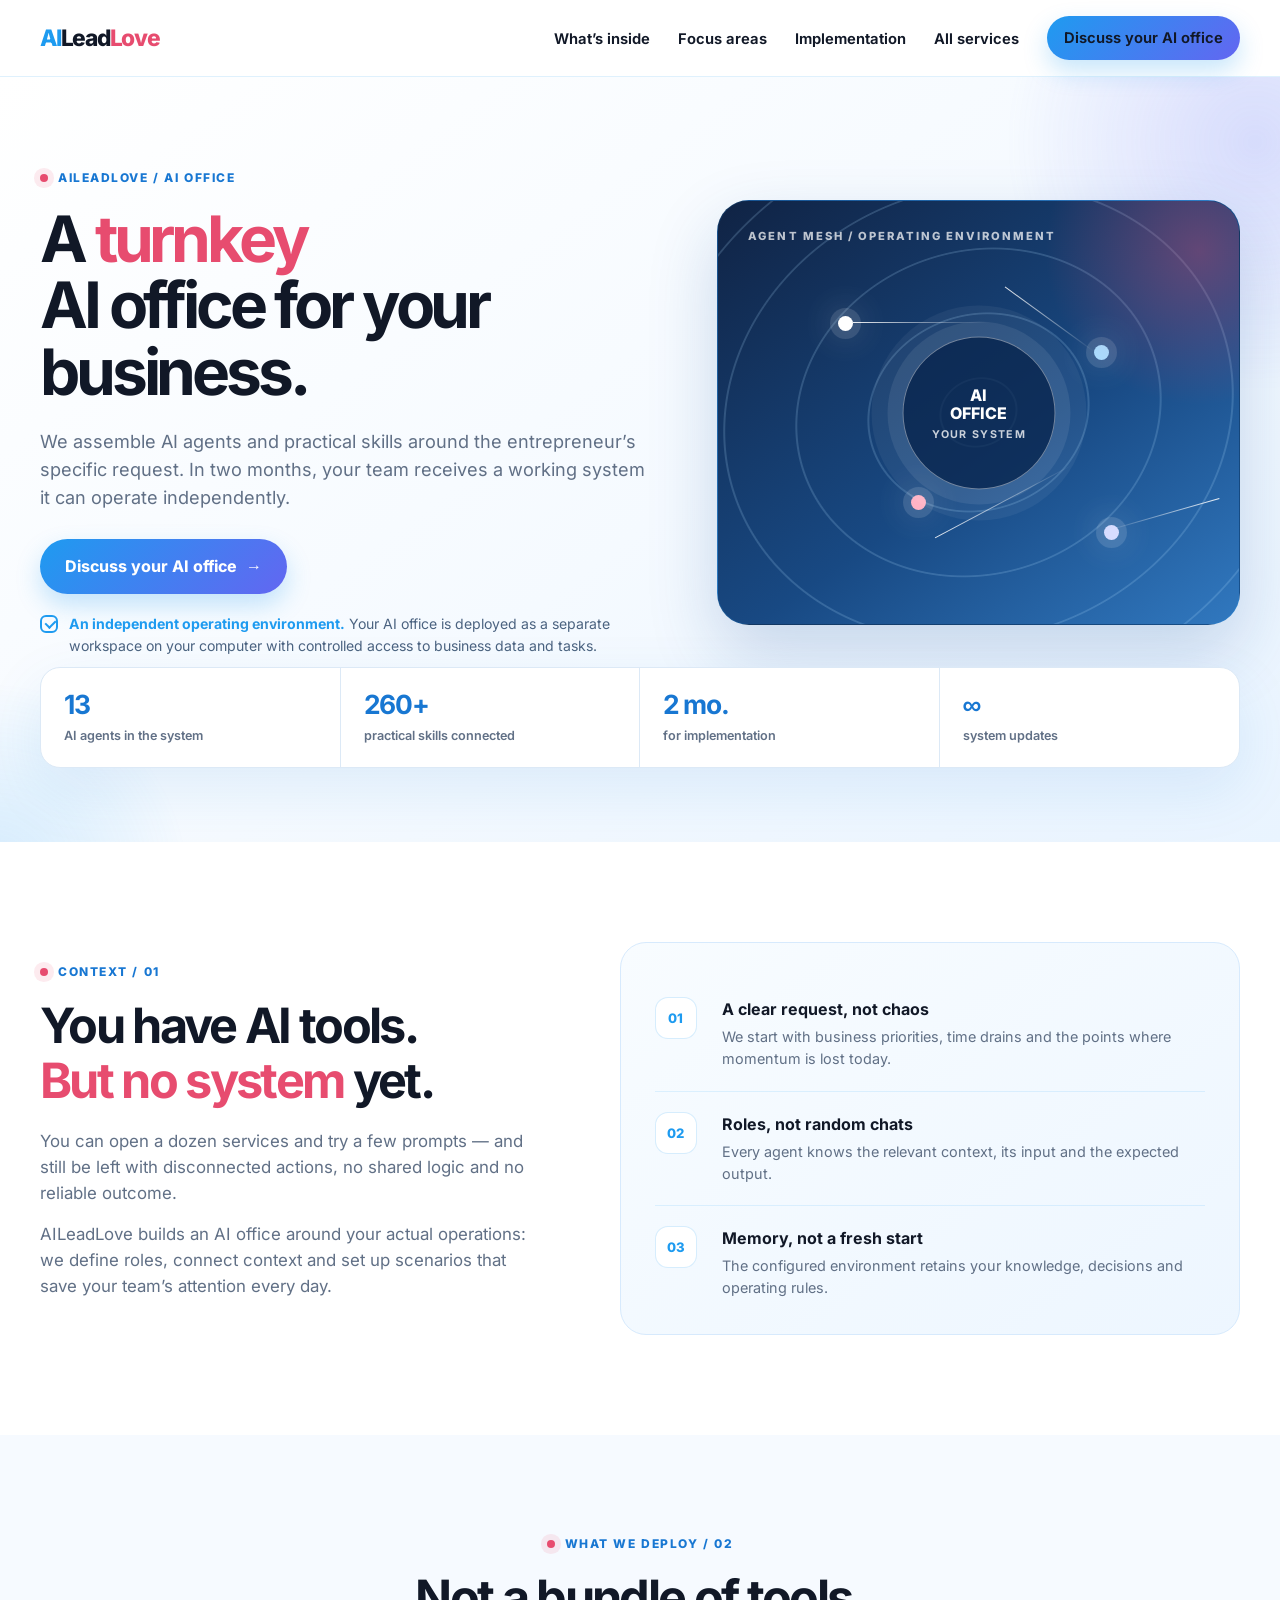
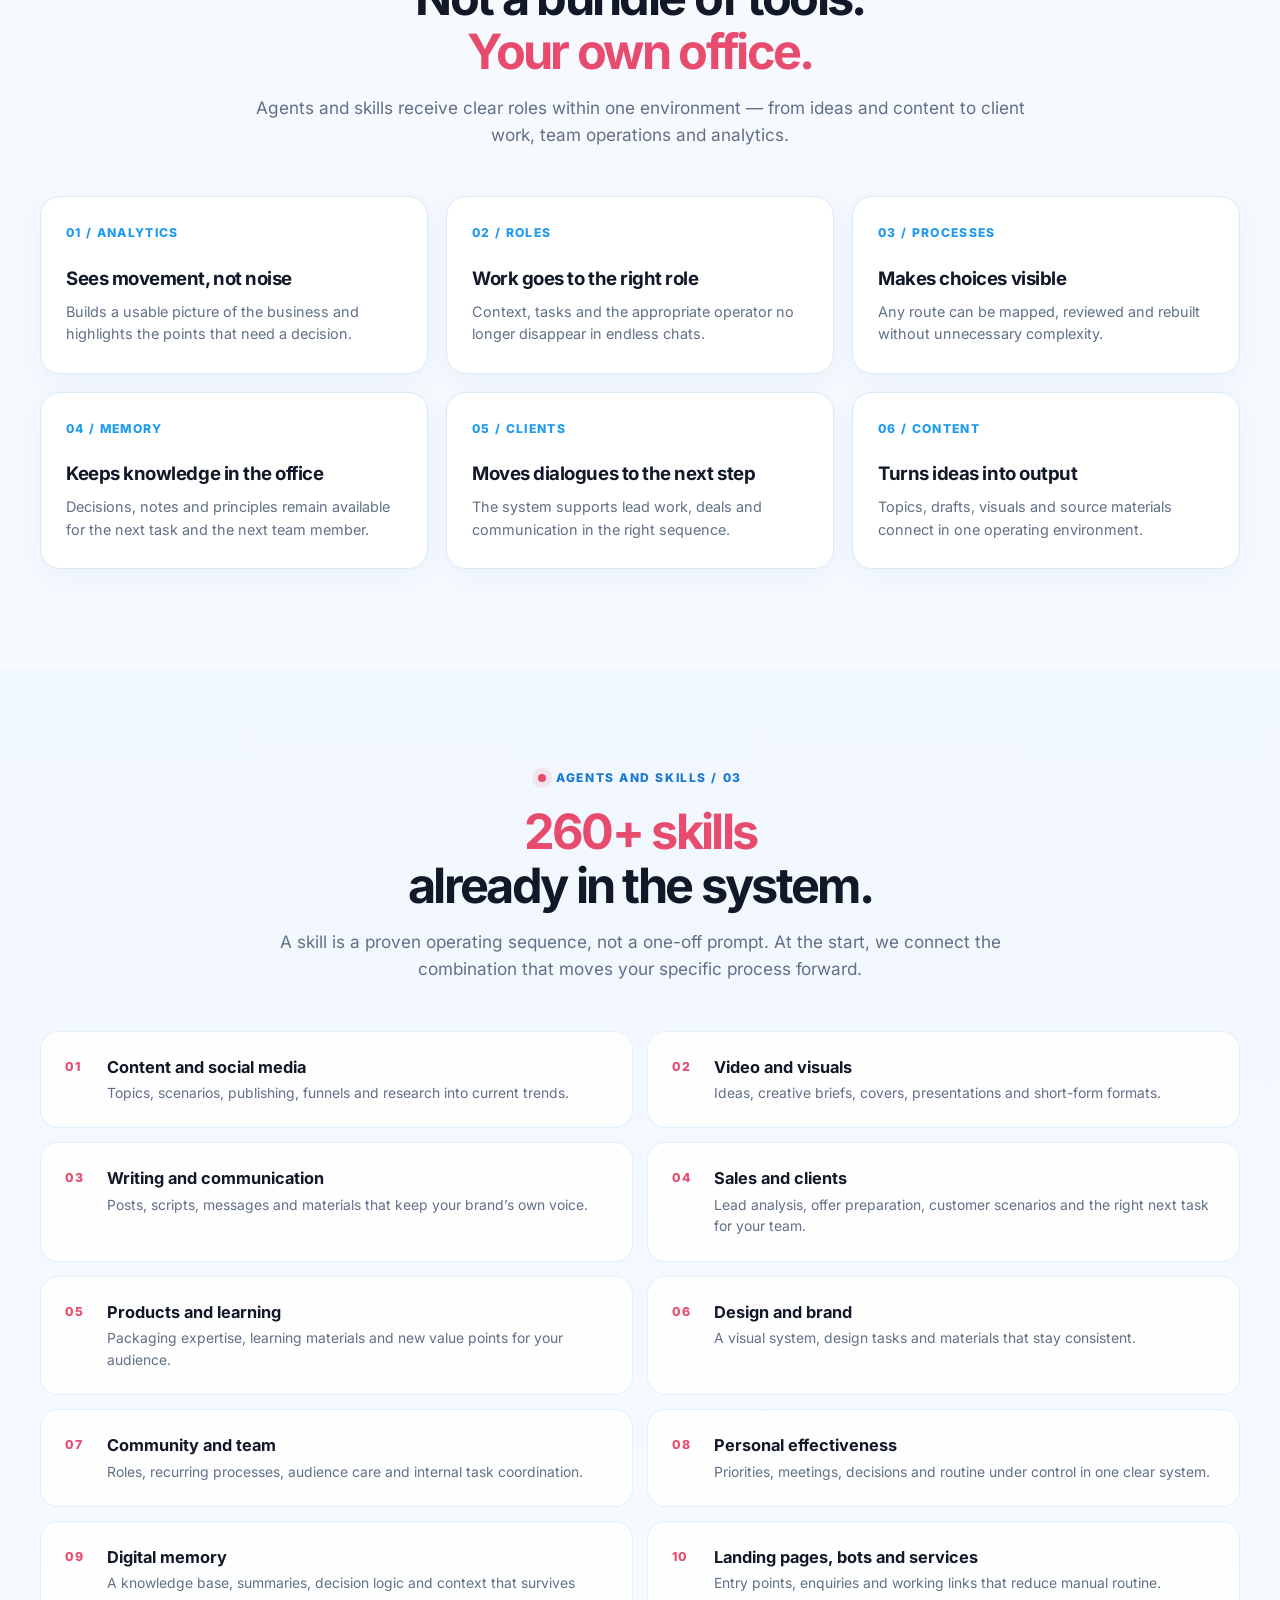
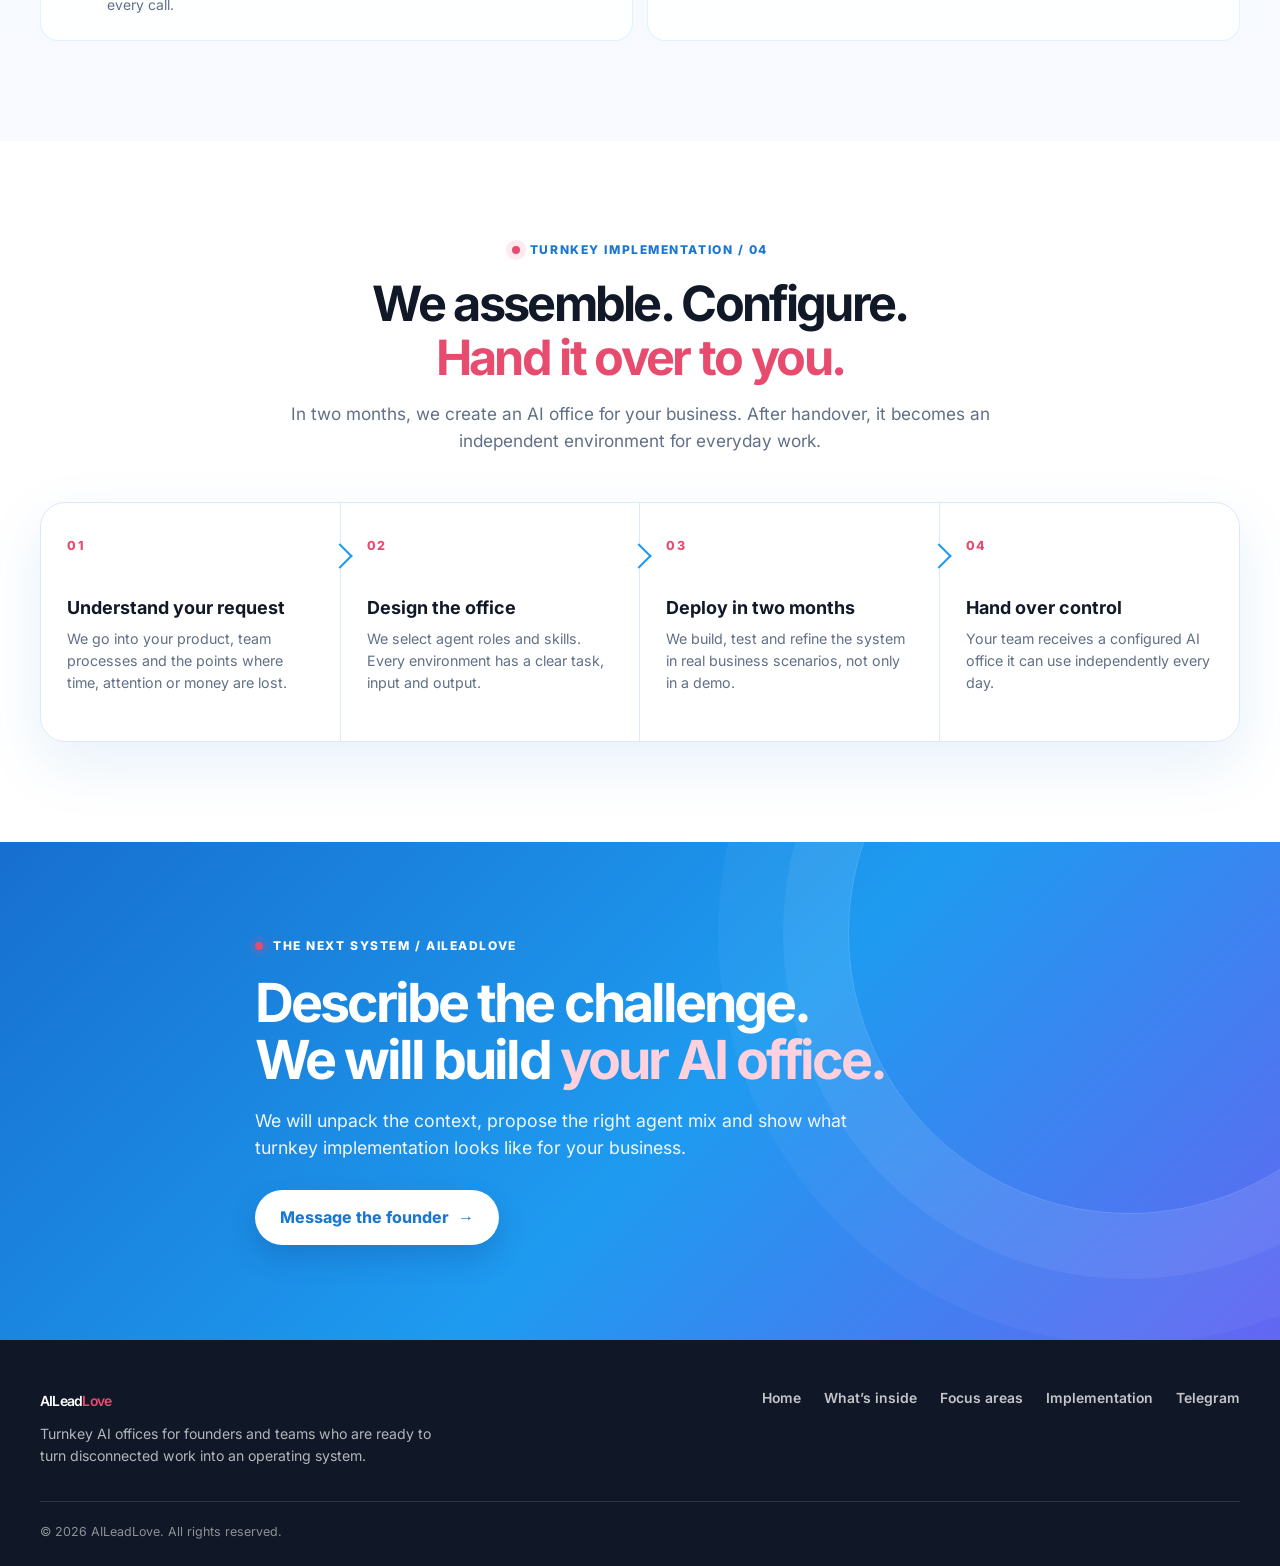
<file: aioffice/index.html>
<!doctype html>
<html lang="en">
<head>
  <meta charset="utf-8">
  <meta name="viewport" content="width=device-width, initial-scale=1">
  <meta name="description" content="AILeadLove builds turnkey AI offices with 13 AI agents, 260+ practical skills and an independent secure workspace for founders and teams.">
  <meta name="robots" content="index, follow, max-image-preview:large, max-snippet:-1, max-video-preview:-1">
  <link rel="canonical" href="https://aileadlove.com/aioffice/">
  <meta property="og:type" content="website">
  <meta property="og:title" content="Turnkey AI Office for Business — AILeadLove">
  <meta property="og:description" content="AILeadLove builds turnkey AI offices with 13 AI agents, 260+ practical skills and an independent secure workspace for founders and teams.">
  <meta property="og:url" content="https://aileadlove.com/aioffice/">
  <title>Turnkey AI Office for Business — AILeadLove</title>
  <link rel="stylesheet" href="../fonts/inter.css">
  <style>
    :root{--blue:#1e9bf0;--blue-deep:#1877d2;--indigo:#6366f1;--love:#e74c6f;--ink:#111827;--muted:#617086;--line:#dce9f6;--paper:#fff;--mist:#f6faff;--soft:#eaf4ff;--radius:24px;--shadow:0 22px 60px rgba(24,119,210,.1)}
    *{box-sizing:border-box;margin:0}html{scroll-behavior:smooth}body{font-family:Inter,-apple-system,BlinkMacSystemFont,"Segoe UI",sans-serif;background:var(--mist);color:var(--ink);line-height:1.55;overflow-x:hidden}.wrap{width:min(1200px,calc(100% - 40px));margin:0 auto}.nav{position:sticky;top:0;z-index:30;background:rgba(255,255,255,.94);backdrop-filter:blur(16px);border-bottom:1px solid rgba(30,155,240,.14)}.navin{height:76px;display:flex;align-items:center;justify-content:space-between;gap:24px}.brand{font-weight:900;font-size:1.42rem;letter-spacing:-.055em;color:var(--blue);text-decoration:none;white-space:nowrap}.brand .lead{color:var(--ink)}.brand .love{color:var(--love)}.links{display:flex;align-items:center;gap:28px;list-style:none}.links a{font-size:.92rem;font-weight:650;text-decoration:none;color:var(--ink)}.links a:hover{color:var(--blue)}.navcta,.button{display:inline-flex;justify-content:center;align-items:center;gap:9px;text-decoration:none;border:0;border-radius:999px;background:linear-gradient(135deg,var(--blue),var(--indigo));color:#fff;font-weight:750;box-shadow:0 11px 24px rgba(30,155,240,.25);transition:transform .2s ease,box-shadow .2s ease}.navcta{padding:11px 17px;font-size:.88rem}.button{padding:15px 25px;font-size:1rem}.navcta:hover,.button:hover{transform:translateY(-2px);box-shadow:0 16px 30px rgba(30,155,240,.33)}.menu{display:none;background:transparent;border:0;cursor:pointer;padding:8px}.menu i{display:block;width:26px;height:2px;background:var(--ink);margin:5px;border-radius:3px}
    .hero{position:relative;isolation:isolate;padding:92px 0 74px;overflow:hidden;background:linear-gradient(143deg,#fff 0%,#f5faff 54%,#e9f4ff 100%)}.hero:before,.hero:after{content:"";position:absolute;border-radius:50%;z-index:-1;filter:blur(3px)}.hero:before{width:510px;height:510px;right:-230px;top:-190px;background:radial-gradient(circle,rgba(99,102,241,.2),transparent 69%)}.hero:after{width:420px;height:420px;left:-220px;bottom:-250px;background:radial-gradient(circle,rgba(30,155,240,.17),transparent 67%)}.hero-grid{display:grid;grid-template-columns:minmax(0,1.08fr) minmax(340px,.92fr);gap:64px;align-items:center;padding-bottom:44px}.eyebrow{display:flex;align-items:center;gap:10px;color:var(--blue-deep);font-size:.75rem;text-transform:uppercase;font-weight:800;letter-spacing:.13em;margin-bottom:18px}.eyebrow:before{content:"";width:8px;height:8px;border-radius:50%;background:var(--love);box-shadow:0 0 0 6px rgba(231,76,111,.11)}h1{font-size:clamp(2.65rem,5vw,4.7rem);line-height:1.04;letter-spacing:-.065em;margin-bottom:22px;max-width:760px}.accent{color:var(--love)}.hero p{font-size:1.13rem;color:var(--muted);max-width:630px;margin-bottom:28px}.security-note{display:flex;align-items:flex-start;gap:11px;color:#4b6380;font-size:.88rem;margin-top:19px;max-width:575px}.security-note b{color:var(--blue)}.security-mark{margin-top:2px;width:18px;height:18px;border:2px solid var(--blue);border-radius:6px;flex:0 0 18px;position:relative}.security-mark:after{content:"";position:absolute;width:5px;height:8px;border:solid var(--blue);border-width:0 2px 2px 0;transform:rotate(45deg);left:5px;top:1px}.signal{min-height:425px;position:relative;border-radius:32px;border:1px solid rgba(30,155,240,.15);background:linear-gradient(145deg,#102344 0%,#184983 57%,#4baaff 145%);box-shadow:0 28px 70px rgba(20,76,152,.2);overflow:hidden}.signal:before{content:"";position:absolute;inset:-130px;background:repeating-radial-gradient(ellipse at center,transparent 0 37px,rgba(176,222,255,.19) 38px 39px,transparent 40px 73px);transform:rotate(-19deg)}.signal:after{content:"";position:absolute;width:320px;height:320px;border-radius:50%;background:radial-gradient(circle,rgba(231,76,111,.36),transparent 68%);right:-120px;top:-110px}.signal-label{position:absolute;left:30px;top:27px;color:rgba(255,255,255,.72);font-size:.7rem;letter-spacing:.18em;font-weight:800;text-transform:uppercase}.mesh{position:absolute;inset:0}.node{position:absolute;width:15px;height:15px;border-radius:50%;background:#fff;box-shadow:0 0 0 8px rgba(255,255,255,.12),0 0 36px rgba(255,255,255,.65)}.node:after{content:"";position:absolute;top:6px;left:15px;width:135px;height:1px;background:linear-gradient(90deg,rgba(255,255,255,.9),transparent)}.node.n1{left:23%;top:27%}.node.n2{right:25%;top:34%;background:#a9ddff}.node.n2:after{width:110px;left:-110px;transform:rotate(36deg);transform-origin:right}.node.n3{left:37%;bottom:27%;background:#ffb3c5}.node.n3:after{width:155px;transform:rotate(-28deg)}.node.n4{right:23%;bottom:20%;background:#d7dcff}.node.n4:after{width:120px;left:-120px;transform:rotate(164deg);transform-origin:right}.core{position:absolute;left:50%;top:50%;transform:translate(-50%,-50%);width:153px;height:153px;border-radius:50%;display:grid;place-items:center;text-align:center;color:white;background:rgba(11,38,77,.74);border:1px solid rgba(255,255,255,.42);box-shadow:0 0 0 15px rgba(255,255,255,.08),0 0 0 31px rgba(255,255,255,.05);font-weight:850;line-height:1.15}.core span{font-size:.67rem;text-transform:uppercase;letter-spacing:.12em;font-weight:700;opacity:.78}.stats{position:relative;z-index:2;display:grid;grid-template-columns:repeat(4,1fr);background:#fff;border:1px solid var(--line);border-radius:20px;box-shadow:var(--shadow);margin-top:-34px;overflow:hidden}.stat{padding:22px 23px;border-right:1px solid var(--line)}.stat:last-child{border:0}.stat b{display:block;font-size:1.65rem;line-height:1.1;color:var(--blue-deep);letter-spacing:-.05em}.stat span{display:block;color:var(--muted);font-size:.79rem;margin-top:7px;font-weight:600}.section{padding:100px 0}.section.white{background:#fff}.section-title{max-width:780px;margin:0 auto 48px;text-align:center}.section-title .eyebrow{justify-content:center}.section-title h2{font-size:clamp(2.05rem,3.8vw,3.3rem);letter-spacing:-.055em;line-height:1.1;margin-bottom:17px}.section-title p{color:var(--muted);font-size:1.07rem}.problem{display:grid;grid-template-columns:.9fr 1.1fr;gap:72px;align-items:center}.problem-copy h2{font-size:clamp(2rem,3.8vw,3.3rem);letter-spacing:-.055em;line-height:1.12;margin-bottom:20px}.problem-copy p{color:var(--muted);font-size:1.05rem;margin-bottom:15px}.system-card{padding:34px;border-radius:26px;background:linear-gradient(145deg,#f8fcff,#edf6ff);border:1px solid #d7eafd}.system-row{display:grid;grid-template-columns:50px 1fr;gap:17px;padding:20px 0;border-bottom:1px solid rgba(30,155,240,.12)}.system-row:last-child{border:0;padding-bottom:0}.system-number{width:42px;height:42px;display:grid;place-items:center;border-radius:13px;background:#fff;color:var(--blue);font-size:.82rem;font-weight:900;border:1px solid rgba(30,155,240,.18)}.system-row h3{font-size:1rem;margin-bottom:4px}.system-row p{font-size:.9rem;color:var(--muted)}.capabilities{display:grid;grid-template-columns:repeat(3,1fr);gap:18px}.capability{padding:27px 25px;border:1px solid var(--line);border-radius:20px;background:#fff;box-shadow:0 8px 28px rgba(20,88,154,.05)}.cap-num{display:block;color:var(--blue);font-size:.76rem;font-weight:900;letter-spacing:.11em;margin-bottom:21px}.capability h3{font-size:1.16rem;letter-spacing:-.025em;margin-bottom:8px}.capability p{font-size:.9rem;color:var(--muted)}.catalog{background:linear-gradient(180deg,#f1f7ff 0%,#f8faff 100%)}.catalog-grid{display:grid;grid-template-columns:repeat(2,1fr);gap:14px}.catalog-card{display:flex;gap:18px;align-items:flex-start;padding:23px 24px;border-radius:18px;background:rgba(255,255,255,.86);border:1px solid rgba(30,155,240,.13)}.catalog-index{font-size:.77rem;color:var(--love);font-weight:900;letter-spacing:.08em;min-width:24px;padding-top:2px}.catalog-card h3{font-size:1.02rem;margin-bottom:3px}.catalog-card p{color:var(--muted);font-size:.87rem}.route{display:grid;grid-template-columns:repeat(4,1fr);gap:0;border-radius:25px;overflow:hidden;border:1px solid var(--line);background:#fff;box-shadow:var(--shadow)}.route-step{position:relative;padding:33px 26px;min-height:238px;border-right:1px solid var(--line)}.route-step:last-child{border:0}.route-step:after{content:"";width:16px;height:16px;border:solid var(--blue);border-width:0 2px 2px 0;transform:rotate(-45deg);position:absolute;right:-9px;top:44px;background:#fff;z-index:2}.route-step:last-child:after{display:none}.route-n{color:var(--love);font-size:.78rem;letter-spacing:.13em;font-weight:900;display:block;margin-bottom:41px}.route-step h3{font-size:1.12rem;line-height:1.2;margin-bottom:10px}.route-step p{color:var(--muted);font-size:.89rem}.closing{position:relative;overflow:hidden;padding:95px 0;background:linear-gradient(135deg,#176fcf,#1e9bf0 54%,#6366f1);color:#fff}.closing:after{content:"";position:absolute;right:-130px;top:-190px;width:560px;height:560px;border-radius:50%;border:1px solid rgba(255,255,255,.19);box-shadow:0 0 0 65px rgba(255,255,255,.06),0 0 0 130px rgba(255,255,255,.04)}.closingin{position:relative;z-index:1;max-width:770px}.closing h2{font-size:clamp(2.25rem,4.2vw,3.75rem);line-height:1.07;letter-spacing:-.055em;margin-bottom:18px}.closing p{font-size:1.1rem;max-width:645px;opacity:.93;margin-bottom:29px}.closing .button{background:#fff;color:var(--blue-deep);box-shadow:0 13px 28px rgba(9,53,122,.21)}.footer{background:#101827;color:#fff;padding:48px 0 25px}.footer-top{display:flex;justify-content:space-between;gap:34px;align-items:flex-start;padding-bottom:34px;border-bottom:1px solid rgba(255,255,255,.12)}.footer .brand{color:#fff}.footer .brand .lead{color:#fff}.footer p{font-size:.88rem;color:rgba(255,255,255,.68);max-width:420px;margin-top:10px}.footer-links{display:flex;gap:23px;flex-wrap:wrap}.footer a{color:rgba(255,255,255,.75);text-decoration:none;font-size:.87rem;font-weight:600}.footer a:hover{color:#fff}.footer-bottom{padding-top:20px;color:rgba(255,255,255,.52);font-size:.78rem}
    @media(max-width:860px){.links{position:fixed;inset:76px 0 auto;padding:24px 20px 27px;background:#fff;border-bottom:1px solid var(--line);box-shadow:0 18px 35px rgba(17,24,39,.12);flex-direction:column;align-items:stretch;gap:14px;display:none}.links.open{display:flex}.links a{padding:6px 0}.links .navcta{text-align:center}.menu{display:block}.hero{padding:67px 0 62px}.hero-grid,.problem{grid-template-columns:1fr;gap:42px}.hero-visual{max-width:580px;width:100%;margin:0 auto}.signal{min-height:350px}.stats{grid-template-columns:repeat(2,1fr);margin-top:-23px}.stat:nth-child(2){border-right:0}.stat:nth-child(-n+2){border-bottom:1px solid var(--line)}.capabilities{grid-template-columns:repeat(2,1fr)}.route{grid-template-columns:repeat(2,1fr)}.route-step:nth-child(2){border-right:0}.route-step:nth-child(-n+2){border-bottom:1px solid var(--line)}.route-step:nth-child(2):after{display:none}.route-step:nth-child(3):after{display:block}.footer-top{display:block}.footer-links{margin-top:27px}.section{padding:76px 0}}
    @media(max-width:560px){.wrap{width:min(100% - 32px,1200px)}.navin{height:68px}.links{inset:68px 0 auto}.hero{padding-top:52px}.hero p{font-size:1rem}.signal{min-height:300px;border-radius:25px}.core{width:125px;height:125px;font-size:.92rem}.node:after{width:77px}.node.n2:after{width:74px;left:-74px}.node.n3:after{width:84px}.node.n4:after{width:77px;left:-77px}.signal-label{left:20px;top:19px}.stats{border-radius:17px}.stat{padding:18px 16px}.stat b{font-size:1.42rem}.stat span{font-size:.72rem}.section{padding:65px 0}.section-title{margin-bottom:34px}.problem-copy p{font-size:.98rem}.system-card{padding:24px 20px}.capabilities,.catalog-grid{grid-template-columns:1fr}.capability{padding:23px 21px}.catalog-card{padding:20px}.route{grid-template-columns:1fr}.route-step{min-height:0;padding:26px 23px;border-right:0;border-bottom:1px solid var(--line)}.route-step:last-child{border-bottom:0}.route-step:nth-child(-n+2){border-bottom:1px solid var(--line)}.route-step:after{display:none!important}.route-n{margin-bottom:18px}.closing{padding:67px 0}.footer{padding-top:40px}.footer-links{gap:14px 20px}.button{width:100%;padding:15px 20px}.security-note{font-size:.81rem}}
    @media(prefers-reduced-motion:reduce){*{scroll-behavior:auto!important;transition:none!important}}
  </style>
  <script type="application/ld+json">{"@context":"https://schema.org","@type":"Service","name":"Turnkey AI Office","provider":{"@type":"Organization","name":"AILeadLove","url":"https://aileadlove.com/"},"description":"Deployment of an independent AI office with AI agents and skills matched to your business operations.","areaServed":"Worldwide","url":"https://aileadlove.com/aioffice/"}</script>
  <meta name="twitter:card" content="summary_large_image">
  <meta name="twitter:title" content="Turnkey AI Office for Business — AILeadLove">
  <meta name="twitter:description" content="AILeadLove builds turnkey AI offices with 13 AI agents, 260+ practical skills and an independent secure workspace for founders and teams.">
  <link rel="alternate" hreflang="ru" href="https://aileadlove.ru/aioffice/">
  <link rel="alternate" hreflang="en" href="https://aileadlove.com/aioffice/">
  <link rel="alternate" hreflang="x-default" href="https://aileadlove.com/aioffice/">
</head>
<body>
  <header class="nav"><div class="wrap navin"><a class="brand" href="../" aria-label="AILeadLove home"><span>AI</span><span class="lead">Lead</span><span class="love">Love</span></a><button class="menu" type="button" aria-label="Open menu" aria-expanded="false"><i></i><i></i><i></i></button><nav><ul class="links"><li><a href="#inside">What’s inside</a></li><li><a href="#catalog">Focus areas</a></li><li><a href="#implementation">Implementation</a></li><li><a href="../">All services</a></li><li><a class="navcta" href="https://t.me/lekslevin" target="_blank" rel="noopener noreferrer">Discuss your AI office</a></li></ul></nav></div></header>
  <main>
    <section class="hero"><div class="wrap hero-grid"><div><div class="eyebrow">AILeadLove / AI office</div><h1>A <span class="accent">turnkey</span><br>AI office for your business.</h1><p>We assemble AI agents and practical skills around the entrepreneur’s specific request. In two months, your team receives a working system it can operate independently.</p><a class="button" href="https://t.me/lekslevin" target="_blank" rel="noopener noreferrer">Discuss your AI office <span>→</span></a><div class="security-note"><span class="security-mark"></span><span><b>An independent operating environment.</b> Your AI office is deployed as a separate workspace on your computer with controlled access to business data and tasks.</span></div></div><div class="hero-visual"><div class="signal"><span class="signal-label">agent mesh / operating environment</span><div class="mesh"><span class="node n1"></span><span class="node n2"></span><span class="node n3"></span><span class="node n4"></span><div class="core"><div>AI<br>OFFICE<br><span>your system</span></div></div></div></div></div></div><div class="wrap"><div class="stats"><div class="stat"><b>13</b><span>AI agents in the system</span></div><div class="stat"><b>260+</b><span>practical skills connected</span></div><div class="stat"><b>2 mo.</b><span>for implementation</span></div><div class="stat"><b>∞</b><span>system updates</span></div></div></div></section>
    <section class="section white"><div class="wrap problem"><div class="problem-copy"><div class="eyebrow">Context / 01</div><h2>You have AI tools.<br><span class="accent">But no system</span> yet.</h2><p>You can open a dozen services and try a few prompts — and still be left with disconnected actions, no shared logic and no reliable outcome.</p><p>AILeadLove builds an AI office around your actual operations: we define roles, connect context and set up scenarios that save your team’s attention every day.</p></div><div class="system-card"><div class="system-row"><span class="system-number">01</span><div><h3>A clear request, not chaos</h3><p>We start with business priorities, time drains and the points where momentum is lost today.</p></div></div><div class="system-row"><span class="system-number">02</span><div><h3>Roles, not random chats</h3><p>Every agent knows the relevant context, its input and the expected output.</p></div></div><div class="system-row"><span class="system-number">03</span><div><h3>Memory, not a fresh start</h3><p>The configured environment retains your knowledge, decisions and operating rules.</p></div></div></div></div></section>
    <section class="section" id="inside"><div class="wrap"><div class="section-title"><div class="eyebrow">What we deploy / 02</div><h2>Not a bundle of tools.<br><span class="accent">Your own office.</span></h2><p>Agents and skills receive clear roles within one environment — from ideas and content to client work, team operations and analytics.</p></div><div class="capabilities"><article class="capability"><span class="cap-num">01 / ANALYTICS</span><h3>Sees movement, not noise</h3><p>Builds a usable picture of the business and highlights the points that need a decision.</p></article><article class="capability"><span class="cap-num">02 / ROLES</span><h3>Work goes to the right role</h3><p>Context, tasks and the appropriate operator no longer disappear in endless chats.</p></article><article class="capability"><span class="cap-num">03 / PROCESSES</span><h3>Makes choices visible</h3><p>Any route can be mapped, reviewed and rebuilt without unnecessary complexity.</p></article><article class="capability"><span class="cap-num">04 / MEMORY</span><h3>Keeps knowledge in the office</h3><p>Decisions, notes and principles remain available for the next task and the next team member.</p></article><article class="capability"><span class="cap-num">05 / CLIENTS</span><h3>Moves dialogues to the next step</h3><p>The system supports lead work, deals and communication in the right sequence.</p></article><article class="capability"><span class="cap-num">06 / CONTENT</span><h3>Turns ideas into output</h3><p>Topics, drafts, visuals and source materials connect in one operating environment.</p></article></div></div></section>
    <section class="section catalog" id="catalog"><div class="wrap"><div class="section-title"><div class="eyebrow">Agents and skills / 03</div><h2><span class="accent">260+ skills</span><br>already in the system.</h2><p>A skill is a proven operating sequence, not a one-off prompt. At the start, we connect the combination that moves your specific process forward.</p></div><div class="catalog-grid"><article class="catalog-card"><span class="catalog-index">01</span><div><h3>Content and social media</h3><p>Topics, scenarios, publishing, funnels and research into current trends.</p></div></article><article class="catalog-card"><span class="catalog-index">02</span><div><h3>Video and visuals</h3><p>Ideas, creative briefs, covers, presentations and short-form formats.</p></div></article><article class="catalog-card"><span class="catalog-index">03</span><div><h3>Writing and communication</h3><p>Posts, scripts, messages and materials that keep your brand’s own voice.</p></div></article><article class="catalog-card"><span class="catalog-index">04</span><div><h3>Sales and clients</h3><p>Lead analysis, offer preparation, customer scenarios and the right next task for your team.</p></div></article><article class="catalog-card"><span class="catalog-index">05</span><div><h3>Products and learning</h3><p>Packaging expertise, learning materials and new value points for your audience.</p></div></article><article class="catalog-card"><span class="catalog-index">06</span><div><h3>Design and brand</h3><p>A visual system, design tasks and materials that stay consistent.</p></div></article><article class="catalog-card"><span class="catalog-index">07</span><div><h3>Community and team</h3><p>Roles, recurring processes, audience care and internal task coordination.</p></div></article><article class="catalog-card"><span class="catalog-index">08</span><div><h3>Personal effectiveness</h3><p>Priorities, meetings, decisions and routine under control in one clear system.</p></div></article><article class="catalog-card"><span class="catalog-index">09</span><div><h3>Digital memory</h3><p>A knowledge base, summaries, decision logic and context that survives every call.</p></div></article><article class="catalog-card"><span class="catalog-index">10</span><div><h3>Landing pages, bots and services</h3><p>Entry points, enquiries and working links that reduce manual routine.</p></div></article></div></div></section>
    <section class="section white" id="implementation"><div class="wrap"><div class="section-title"><div class="eyebrow">Turnkey implementation / 04</div><h2>We assemble. Configure.<br><span class="accent">Hand it over to you.</span></h2><p>In two months, we create an AI office for your business. After handover, it becomes an independent environment for everyday work.</p></div><div class="route"><article class="route-step"><span class="route-n">01</span><h3>Understand your request</h3><p>We go into your product, team processes and the points where time, attention or money are lost.</p></article><article class="route-step"><span class="route-n">02</span><h3>Design the office</h3><p>We select agent roles and skills. Every environment has a clear task, input and output.</p></article><article class="route-step"><span class="route-n">03</span><h3>Deploy in two months</h3><p>We build, test and refine the system in real business scenarios, not only in a demo.</p></article><article class="route-step"><span class="route-n">04</span><h3>Hand over control</h3><p>Your team receives a configured AI office it can use independently every day.</p></article></div></div></section>
    <section class="closing"><div class="wrap closingin"><div class="eyebrow" style="color:#fff">The next system / AILeadLove</div><h2>Describe the challenge.<br>We will build <span style="color:#ffd1dc">your AI office.</span></h2><p>We will unpack the context, propose the right agent mix and show what turnkey implementation looks like for your business.</p><a class="button" href="https://t.me/lekslevin" target="_blank" rel="noopener noreferrer">Message the founder <span>→</span></a></div></section>
  </main>
  <footer class="footer"><div class="wrap"><div class="footer-top"><div><a class="brand" href="../"><span>AI</span><span class="lead">Lead</span><span class="love">Love</span></a><p>Turnkey AI offices for founders and teams who are ready to turn disconnected work into an operating system.</p></div><div class="footer-links"><a href="../">Home</a><a href="#inside">What’s inside</a><a href="#catalog">Focus areas</a><a href="#implementation">Implementation</a><a href="https://t.me/lekslevin" target="_blank" rel="noopener noreferrer">Telegram</a></div></div><div class="footer-bottom">© 2026 AILeadLove. All rights reserved.</div></div></footer>
  <script>const b=document.querySelector('.menu'),l=document.querySelector('.links');b.addEventListener('click',()=>{const o=l.classList.toggle('open');b.setAttribute('aria-expanded',String(o))});l.addEventListener('click',e=>{if(e.target.tagName==='A'){l.classList.remove('open');b.setAttribute('aria-expanded','false')}});</script>
</body>
</html>
</file>
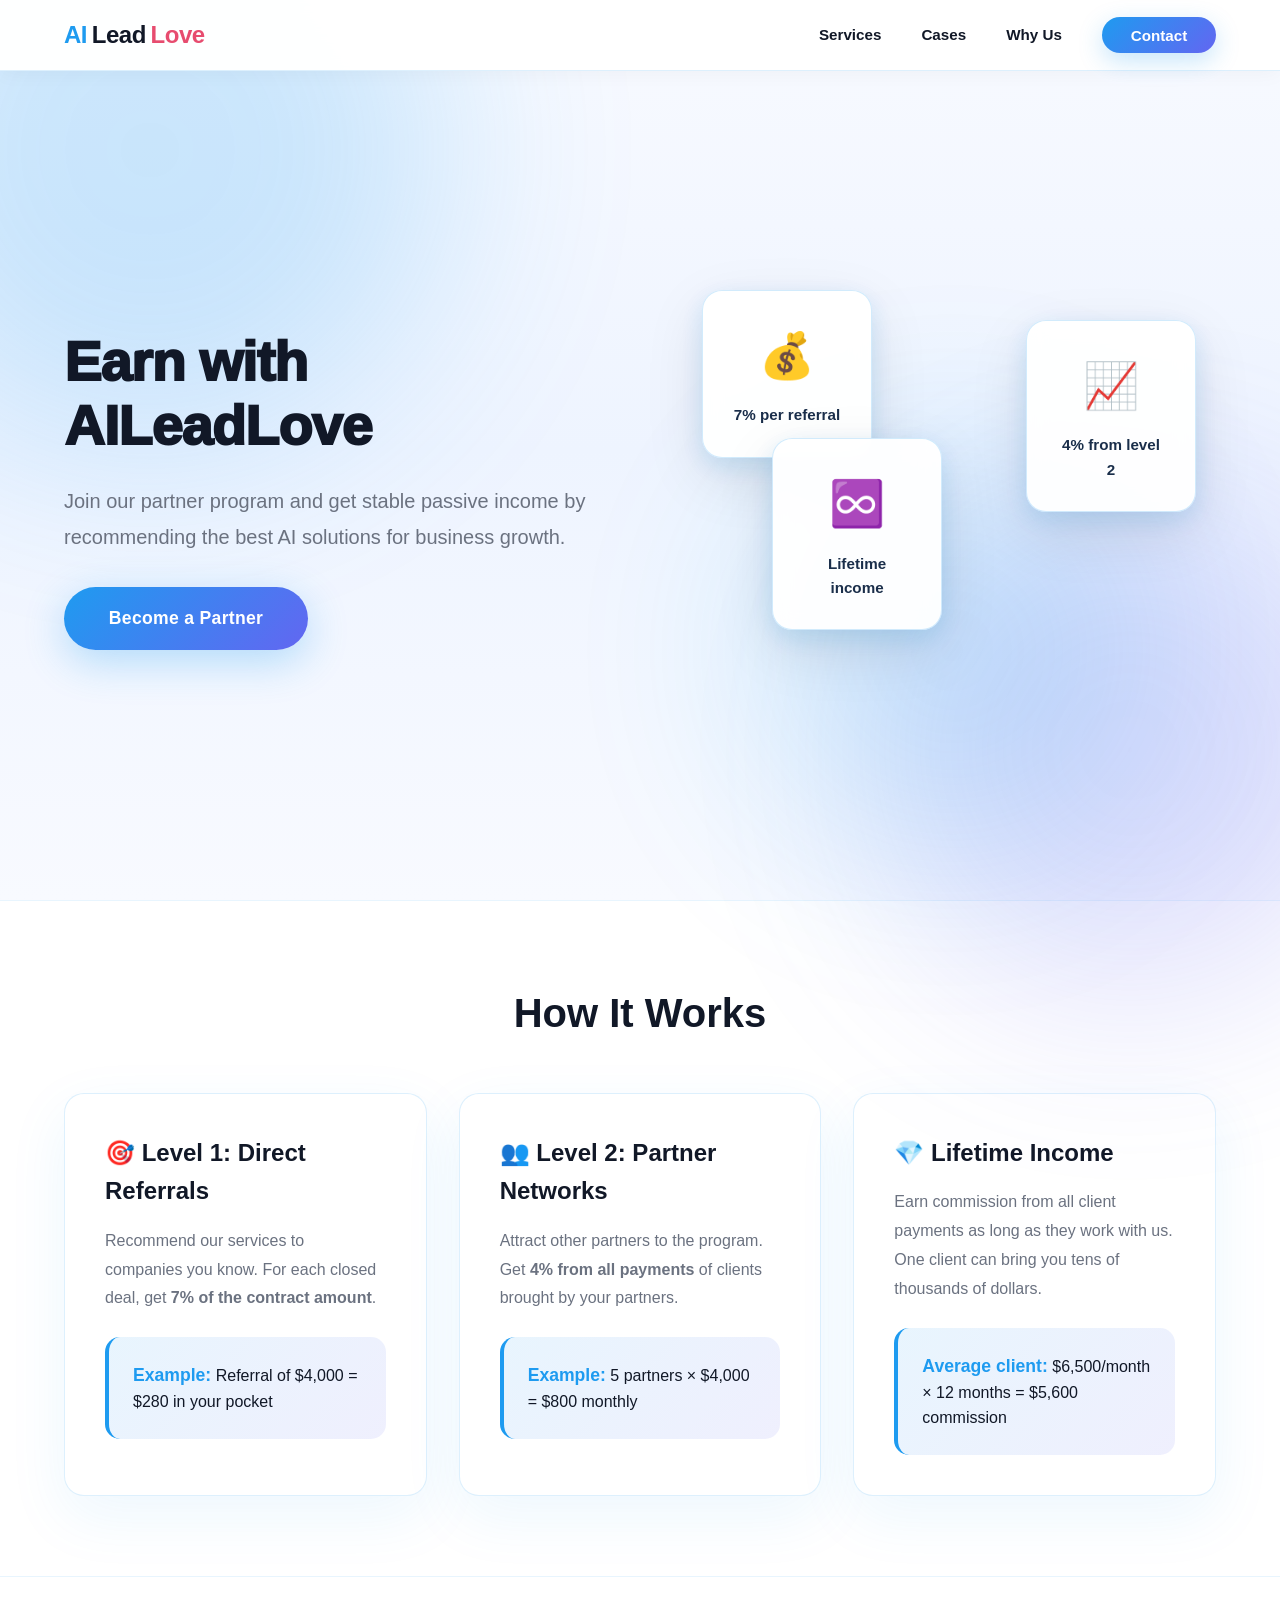
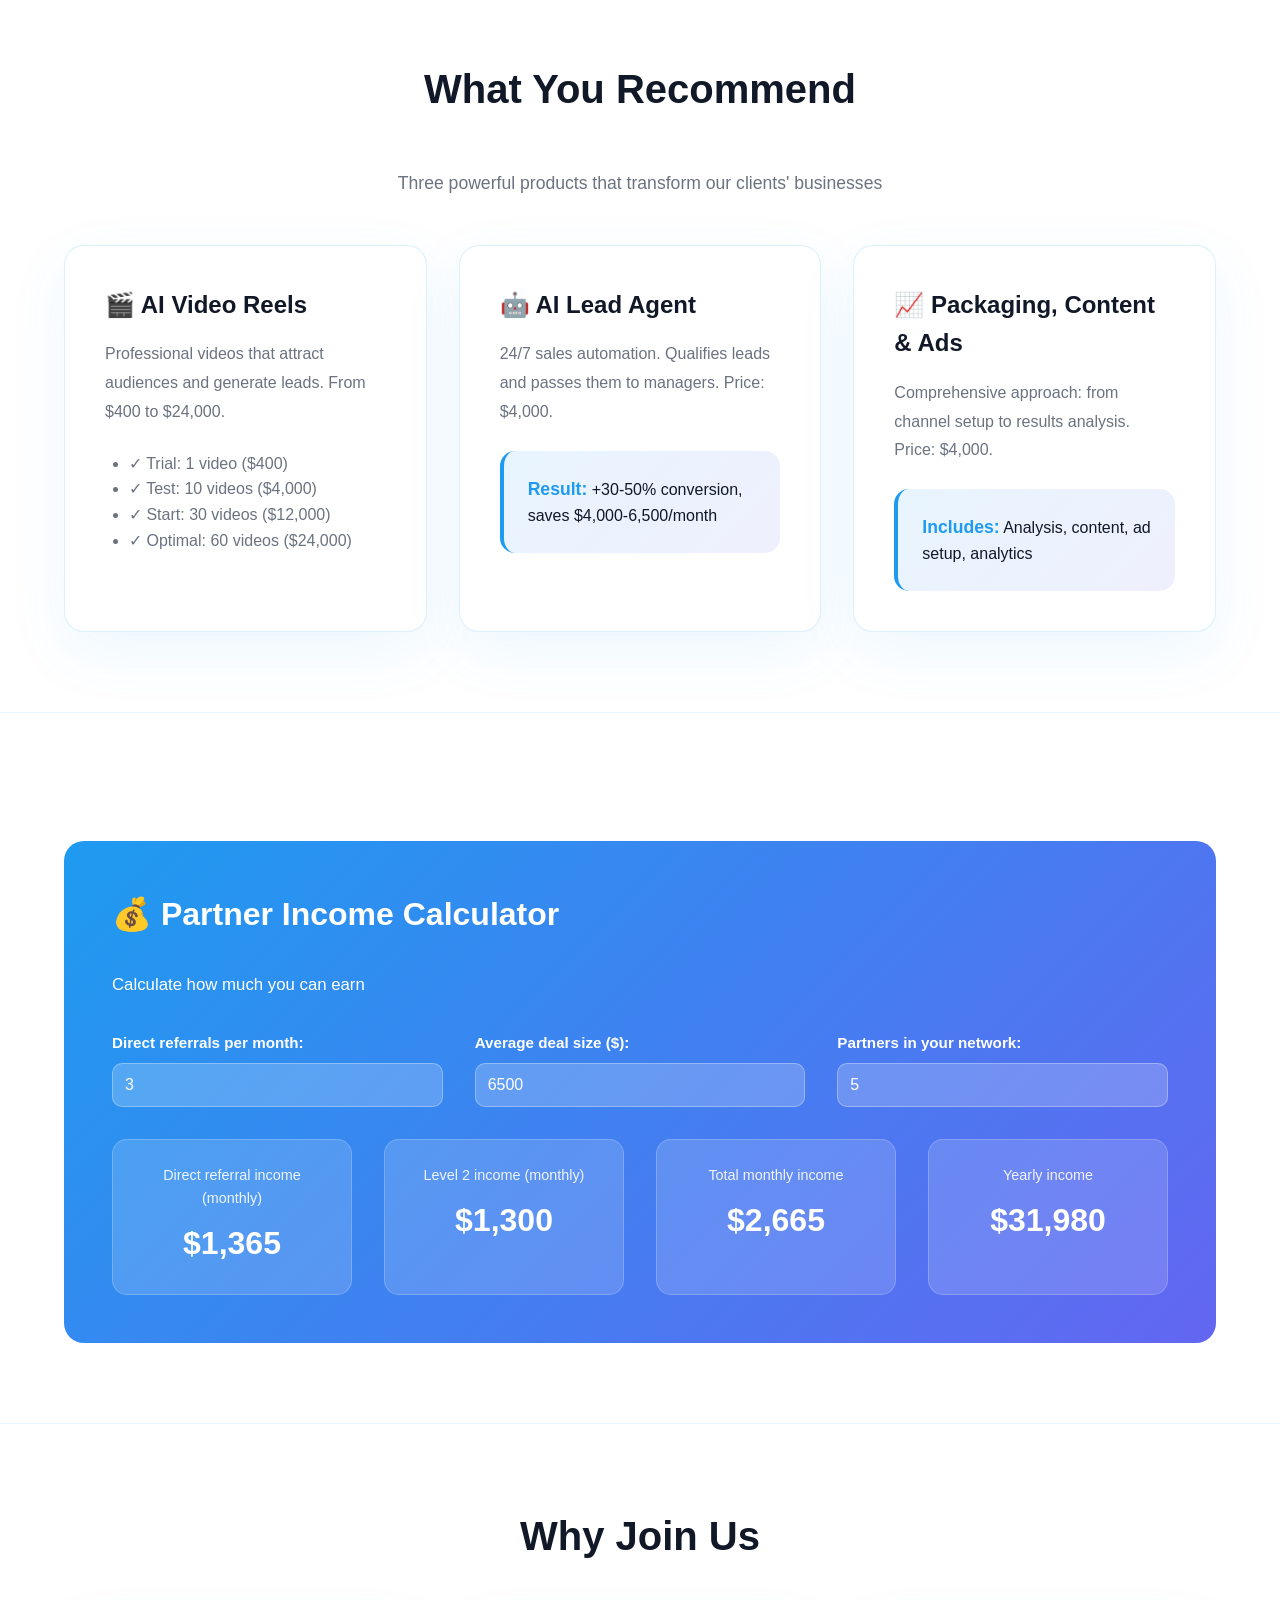
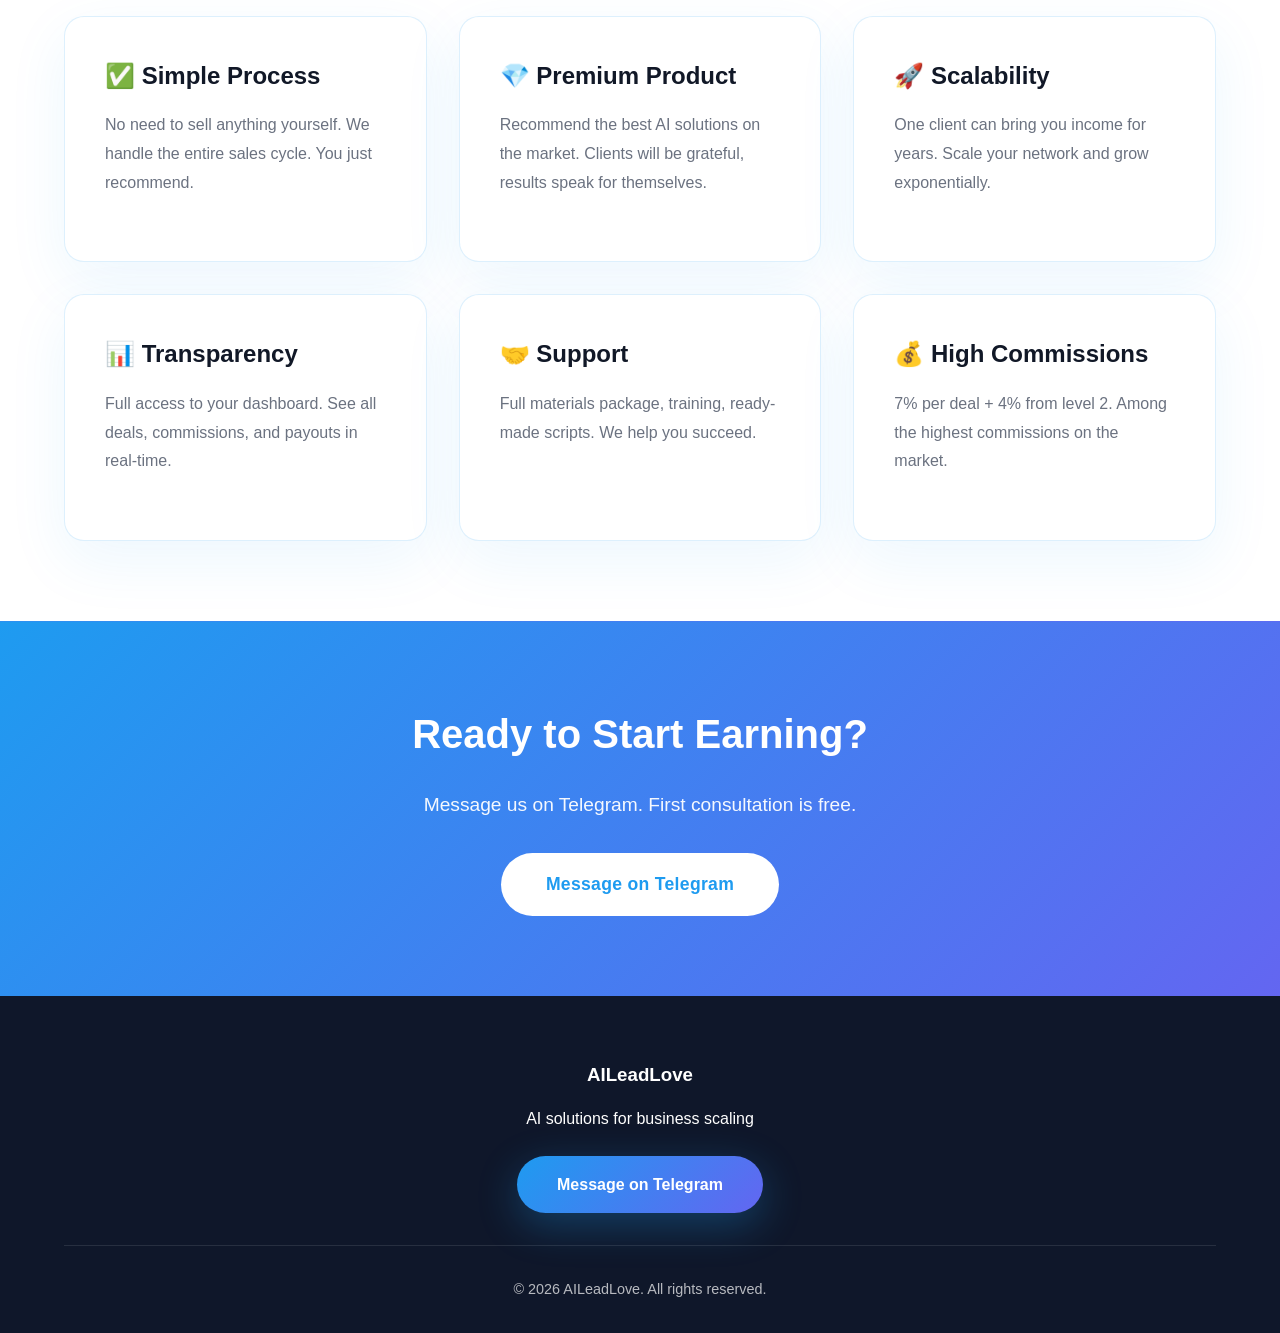
<file: partners/index.html>
<!DOCTYPE html>
<html lang="en">
<head>
    <meta charset="UTF-8">
    <meta name="viewport" content="width=device-width, initial-scale=1.0">
    <title>AILeadLove Partnership Program — Referrals and Collaboration</title>
    <meta name="description" content="The AILeadLove partner program for referrals to lead acquisition, AI agents, AI office, AI video and practical AI training services.">
    <style>
        :root {
            --primary-blue: #1E9BF0;
            --secondary-blue: #0d7fd8;
            --indigo: #6366f1;
            --bg-light: #f8faff;
            --bg-gradient: linear-gradient(180deg, #f8faff 0%, #eef4ff 50%, #f8faff 100%);
            --text-dark: #111827;
            --text-gray: #6b7280;
            --text-light: #9ca3af;
            --white: #ffffff;
            --shadow: 0 20px 60px rgba(30, 155, 240, 0.08);
            --shadow-hover: 0 30px 80px rgba(30, 155, 240, 0.12);
            --luxury-shadow: 0 40px 100px rgba(30, 155, 240, 0.15);
        }

        * {
            margin: 0;
            padding: 0;
            box-sizing: border-box;
        }

        html {
            scroll-behavior: smooth;
        }

        body {
            font-family: 'Inter', -apple-system, BlinkMacSystemFont, 'Segoe UI', Roboto, 'Helvetica Neue', Arial, sans-serif;
            color: var(--text-dark);
            background: var(--bg-light);
            line-height: 1.6;
            overflow-x: hidden;
        }

        .container {
            max-width: 1200px;
            margin: 0 auto;
            padding: 0 24px;
        }

        /* Navbar */
        .navbar {
            position: fixed;
            top: 0;
            left: 0;
            right: 0;
            background: rgba(255, 255, 255, 0.98);
            backdrop-filter: blur(15px);
            z-index: 1000;
            border-bottom: 1px solid rgba(30, 155, 240, 0.15);
            padding: 1rem 0;
            box-shadow: 0 2px 20px rgba(0, 0, 0, 0.04);
        }

        .navbar-content {
            display: flex;
            justify-content: space-between;
            align-items: center;
        }

        .logo {
            font-size: 1.5rem;
            font-weight: 900;
            letter-spacing: -0.5px;
            text-decoration: none;
            display: flex;
            align-items: center;
            gap: 0.3rem;
        }

        .logo-ai {
            color: var(--primary-blue);
        }

        .logo-lead {
            color: var(--text-dark);
        }

        .logo-love {
            color: #e74c6f;
        }

        .nav-links {
            display: flex;
            list-style: none;
            gap: 2.5rem;
            align-items: center;
        }

        .nav-links a {
            text-decoration: none;
            color: var(--text-dark);
            font-weight: 600;
            transition: color 0.3s ease;
            position: relative;
            font-size: 0.95rem;
        }

        .nav-links a:hover {
            color: var(--primary-blue);
        }

        .nav-links a::after {
            content: '';
            position: absolute;
            bottom: -5px;
            left: 0;
            width: 0;
            height: 2px;
            background: var(--primary-blue);
            transition: width 0.3s ease;
        }

        .nav-links a:hover::after {
            width: 100%;
        }

        .cta-nav {
            background: linear-gradient(135deg, var(--primary-blue), var(--indigo)) !important;
            color: white !important;
            padding: 0.6rem 1.8rem;
            border-radius: 50px;
            transition: all 0.3s cubic-bezier(0.34, 1.56, 0.64, 1);
            box-shadow: 0 8px 25px rgba(30, 155, 240, 0.25);
            font-weight: 700;
            text-decoration: none;
        }

        .cta-nav:hover {
            transform: translateY(-3px);
            box-shadow: 0 12px 35px rgba(30, 155, 240, 0.35);
        }

        /* Hero */
        .hero {
            position: relative;
            min-height: 100vh;
            display: flex;
            align-items: center;
            justify-content: center;
            background: var(--bg-gradient);
            padding-top: 80px;
            overflow: visible;
        }

        .hero-background {
            position: absolute;
            top: 0;
            left: 0;
            right: 0;
            bottom: 0;
            z-index: 0;
        }

        .gradient-blob {
            position: absolute;
            border-radius: 50%;
            filter: blur(100px);
            opacity: 0.2;
            animation: float 10s ease-in-out infinite;
        }

        .blob-1 {
            width: 600px;
            height: 600px;
            background: var(--primary-blue);
            top: -150px;
            left: -150px;
        }

        .blob-2 {
            width: 500px;
            height: 500px;
            background: var(--indigo);
            bottom: -100px;
            right: -100px;
            animation-delay: 2s;
        }

        .blob-3 {
            width: 400px;
            height: 400px;
            background: #0ea5e9;
            top: 50%;
            right: 10%;
            opacity: 0.15;
            animation-delay: 4s;
        }

        @keyframes float {
            0%, 100% {
                transform: translate(0, 0);
            }
            50% {
                transform: translate(40px, -40px);
            }
        }

        .hero-content {
            display: grid;
            grid-template-columns: 1fr 1fr;
            gap: 4rem;
            align-items: center;
            position: relative;
            z-index: 1;
            padding: 4rem 0;
        }

        .hero-text {
            animation: slideInLeft 0.8s ease-out;
        }

        .hero-title {
            font-size: 3.5rem;
            font-weight: 950;
            line-height: 1.15;
            margin-bottom: 1.5rem;
            color: var(--text-dark);
            letter-spacing: -1px;
        }

        .hero-subtitle {
            font-size: 1.25rem;
            color: var(--text-gray);
            margin-bottom: 2rem;
            line-height: 1.8;
            font-weight: 500;
        }

        .btn {
            display: inline-block;
            padding: 0.75rem 1.5rem;
            border-radius: 50px;
            text-decoration: none;
            font-weight: 700;
            transition: all 0.3s cubic-bezier(0.34, 1.56, 0.64, 1);
            border: none;
            cursor: pointer;
            font-size: 1rem;
            letter-spacing: 0.3px;
        }

        .btn-primary {
            background: linear-gradient(135deg, var(--primary-blue), var(--indigo));
            color: white;
            box-shadow: 0 12px 40px rgba(30, 155, 240, 0.3);
        }

        .btn-primary:hover {
            transform: translateY(-4px);
            box-shadow: 0 18px 50px rgba(30, 155, 240, 0.4);
        }

        .btn-lg {
            padding: 1.1rem 2.8rem;
            font-size: 1.1rem;
        }

        .hero-visual {
            position: relative;
            height: 400px;
            animation: slideInRight 0.8s ease-out;
        }

        .floating-card {
            position: absolute;
            background: rgba(255, 255, 255, 0.95);
            border-radius: 20px;
            padding: 1.8rem;
            box-shadow: 0 20px 60px rgba(0, 0, 0, 0.1), 0 8px 24px rgba(30, 155, 240, 0.15);
            animation: float 6s ease-in-out infinite;
            border: 1px solid rgba(30, 155, 240, 0.2);
            text-align: center;
            z-index: 10;
            backdrop-filter: blur(10px);
        }

        .card-1 {
            width: 170px;
            top: 0;
            left: 30px;
            animation-delay: 0s;
        }

        .card-2 {
            width: 170px;
            top: 30px;
            right: 20px;
            animation-delay: 1s;
        }

        .card-3 {
            width: 170px;
            bottom: 60px;
            left: 100px;
            animation-delay: 2s;
        }

        .card-icon {
            font-size: 2.8rem;
            margin-bottom: 0.75rem;
        }

        .floating-card p {
            font-weight: 700;
            color: #1a2e4a;
            font-size: 0.95rem;
        }

        @keyframes slideInLeft {
            from {
                opacity: 0;
                transform: translateX(-60px);
            }
            to {
                opacity: 1;
                transform: translateX(0);
            }
        }

        @keyframes slideInRight {
            from {
                opacity: 0;
                transform: translateX(60px);
            }
            to {
                opacity: 1;
                transform: translateX(0);
            }
        }

        /* Sections */
        .section {
            padding: 5rem 0;
            background: white;
            border-top: 1px solid rgba(30, 155, 240, 0.1);
        }

        .section-title {
            font-size: 2.5rem;
            font-weight: 900;
            margin-bottom: 3rem;
            text-align: center;
            color: var(--text-dark);
        }

        .section-subtitle {
            font-size: 1.1rem;
            color: var(--text-gray);
            text-align: center;
            margin-bottom: 2rem;
            max-width: 600px;
            margin-left: auto;
            margin-right: auto;
        }

        /* Cards Grid */
        .cards-grid {
            display: grid;
            grid-template-columns: repeat(auto-fit, minmax(280px, 1fr));
            gap: 2rem;
            margin-top: 3rem;
        }

        .card {
            background: white;
            border-radius: 20px;
            padding: 2.5rem;
            border: 1px solid rgba(30, 155, 240, 0.15);
            transition: all 0.3s ease;
            box-shadow: var(--shadow);
        }

        .card:hover {
            transform: translateY(-8px);
            box-shadow: var(--shadow-hover);
            border-color: rgba(30, 155, 240, 0.3);
        }

        .card-title {
            font-size: 1.5rem;
            font-weight: 800;
            margin-bottom: 1rem;
            color: var(--text-dark);
        }

        .card-text {
            color: var(--text-gray);
            line-height: 1.8;
            margin-bottom: 1.5rem;
        }

        .card-highlight {
            background: linear-gradient(135deg, rgba(30, 155, 240, 0.1), rgba(99, 102, 241, 0.1));
            padding: 1.5rem;
            border-radius: 15px;
            margin-top: 1.5rem;
            border-left: 4px solid var(--primary-blue);
        }

        .card-highlight strong {
            color: var(--primary-blue);
            font-size: 1.1rem;
        }

        /* Calculator */
        .calculator {
            background: linear-gradient(135deg, var(--primary-blue), var(--indigo));
            color: white;
            border-radius: 20px;
            padding: 3rem;
            margin-top: 3rem;
        }

        .calculator-title {
            font-size: 2rem;
            font-weight: 900;
            margin-bottom: 2rem;
        }

        .calc-inputs {
            display: grid;
            grid-template-columns: repeat(auto-fit, minmax(200px, 1fr));
            gap: 2rem;
            margin-bottom: 2rem;
        }

        .calc-input-group {
            display: flex;
            flex-direction: column;
        }

        .calc-input-group label {
            font-weight: 700;
            margin-bottom: 0.5rem;
            font-size: 0.95rem;
        }

        .calc-input-group input {
            padding: 0.75rem;
            border: none;
            border-radius: 10px;
            font-size: 1rem;
            background: rgba(255, 255, 255, 0.2);
            color: white;
            border: 1px solid rgba(255, 255, 255, 0.3);
        }

        .calc-input-group input::placeholder {
            color: rgba(255, 255, 255, 0.7);
        }

        .calc-results {
            display: grid;
            grid-template-columns: repeat(auto-fit, minmax(200px, 1fr));
            gap: 2rem;
            margin-top: 2rem;
        }

        .calc-result {
            background: rgba(255, 255, 255, 0.15);
            padding: 1.5rem;
            border-radius: 15px;
            border: 1px solid rgba(255, 255, 255, 0.2);
            text-align: center;
        }

        .calc-result-label {
            font-size: 0.9rem;
            opacity: 0.9;
            margin-bottom: 0.5rem;
        }

        .calc-result-value {
            font-size: 2rem;
            font-weight: 900;
        }

        /* Footer */
        footer {
            background: #0f172a;
            color: white;
            padding: 4rem 0 2rem;
            text-align: center;
        }

        .footer-content {
            margin-bottom: 2rem;
        }

        .footer-cta {
            margin-bottom: 2rem;
        }

        .footer-cta a {
            background: linear-gradient(135deg, var(--primary-blue), var(--indigo));
            color: white;
            padding: 1rem 2.5rem;
            border-radius: 50px;
            text-decoration: none;
            font-weight: 700;
            display: inline-block;
            transition: all 0.3s ease;
            box-shadow: 0 12px 40px rgba(30, 155, 240, 0.3);
        }

        .footer-cta a:hover {
            transform: translateY(-3px);
            box-shadow: 0 18px 50px rgba(30, 155, 240, 0.4);
        }

        .footer-bottom {
            border-top: 1px solid rgba(255, 255, 255, 0.1);
            padding-top: 2rem;
            font-size: 0.9rem;
            color: rgba(255, 255, 255, 0.7);
        }

        /* Responsive */
        @media (max-width: 768px) {
            .hero-content {
                grid-template-columns: 1fr;
                gap: 2rem;
                padding: 2rem 0;
            }

            .hero-title {
                font-size: 2.5rem;
            }

            .hero-subtitle {
                font-size: 1rem;
            }

            .hero-visual {
                display: none;
            }

            .nav-links {
                display: none;
            }

            .section-title {
                font-size: 2rem;
            }

            .cards-grid {
                grid-template-columns: 1fr;
            }

            .calculator {
                padding: 2rem;
            }

            .calc-inputs {
                grid-template-columns: 1fr;
            }

            .calc-results {
                grid-template-columns: 1fr;
            }
        }
    </style>
  <meta name="robots" content="index, follow, max-image-preview:large, max-snippet:-1, max-video-preview:-1">
  <meta property="og:title" content="AILeadLove Partnership Program — Referrals and Collaboration">
  <meta property="og:description" content="The AILeadLove partner program for referrals to lead acquisition, AI agents, AI office, AI video and practical AI training services.">
  <meta property="og:type" content="website">
  <meta name="twitter:card" content="summary_large_image">
  <meta name="twitter:title" content="AILeadLove Partnership Program — Referrals and Collaboration">
  <meta name="twitter:description" content="The AILeadLove partner program for referrals to lead acquisition, AI agents, AI office, AI video and practical AI training services.">
  <link rel="canonical" href="https://aileadlove.com/partners/">
  <link rel="alternate" hreflang="ru" href="https://aileadlove.ru/partners/">
  <link rel="alternate" hreflang="en" href="https://aileadlove.com/partners/">
  <link rel="alternate" hreflang="x-default" href="https://aileadlove.com/partners/">
  <script type="application/ld+json">{"@context":"https://schema.org","@graph":[{"@type":"WebPage","@id":"https://aileadlove.com/partners/#webpage","url":"https://aileadlove.com/partners/","name":"AILeadLove Partnership Program — Referrals and Collaboration","description":"The AILeadLove partner program for referrals to lead acquisition, AI agents, AI office, AI video and practical AI training services.","inLanguage":"en"},{"@type":"BreadcrumbList","itemListElement":[{"@type":"ListItem","position":1,"name":"Home","item":"https://aileadlove.com/"},{"@type":"ListItem","position":2,"name":"AILeadLove Partnership Program — Referrals and Collaboration","item":"https://aileadlove.com/partners/"}]}]}</script>
</head>
<body>
    <!-- Navbar -->
    <nav class="navbar">
        <div class="container">
            <div class="navbar-content">
                <a href="https://aileadlove.com/" class="logo">
                    <span class="logo-ai">AI</span><span class="logo-lead">Lead</span><span class="logo-love">Love</span>
                </a>
                <ul class="nav-links">
                    <li><a href="https://aileadlove.com/#services">Services</a></li>
                    <li><a href="https://aileadlove.com/#cases">Cases</a></li>
                    <li><a href="https://aileadlove.com/#why-us">Why Us</a></li>
                    <li><a href="https://t.me/lekslevin" class="cta-nav">Contact</a></li>
                </ul>
            </div>
        </div>
    </nav>

    <!-- Hero Section -->
    <section class="hero">
        <div class="hero-background">
            <div class="gradient-blob blob-1"></div>
            <div class="gradient-blob blob-2"></div>
            <div class="gradient-blob blob-3"></div>
        </div>
        <div class="container">
            <div class="hero-content">
                <div class="hero-text">
                    <h1 class="hero-title">Earn with AILeadLove</h1>
                    <p class="hero-subtitle">Join our partner program and get stable passive income by recommending the best AI solutions for business growth.</p>
                    <a href="https://t.me/lekslevin" class="btn btn-primary btn-lg">Become a Partner</a>
                </div>
                <div class="hero-visual">
                    <div class="floating-card card-1">
                        <div class="card-icon">💰</div>
                        <p>7% per referral</p>
                    </div>
                    <div class="floating-card card-2">
                        <div class="card-icon">📈</div>
                        <p>4% from level 2</p>
                    </div>
                    <div class="floating-card card-3">
                        <div class="card-icon">♾️</div>
                        <p>Lifetime income</p>
                    </div>
                </div>
            </div>
        </div>
    </section>

    <!-- Program Details -->
    <section class="section">
        <div class="container">
            <h2 class="section-title">How It Works</h2>
            <div class="cards-grid">
                <div class="card">
                    <h3 class="card-title">🎯 Level 1: Direct Referrals</h3>
                    <p class="card-text">Recommend our services to companies you know. For each closed deal, get <strong>7% of the contract amount</strong>.</p>
                    <div class="card-highlight">
                        <strong>Example:</strong> Referral of $4,000 = $280 in your pocket
                    </div>
                </div>
                <div class="card">
                    <h3 class="card-title">👥 Level 2: Partner Networks</h3>
                    <p class="card-text">Attract other partners to the program. Get <strong>4% from all payments</strong> of clients brought by your partners.</p>
                    <div class="card-highlight">
                        <strong>Example:</strong> 5 partners × $4,000 = $800 monthly
                    </div>
                </div>
                <div class="card">
                    <h3 class="card-title">💎 Lifetime Income</h3>
                    <p class="card-text">Earn commission from all client payments as long as they work with us. One client can bring you tens of thousands of dollars.</p>
                    <div class="card-highlight">
                        <strong>Average client:</strong> $6,500/month × 12 months = $5,600 commission
                    </div>
                </div>
            </div>
        </div>
    </section>

    <!-- Services Overview -->
    <section class="section">
        <div class="container">
            <h2 class="section-title">What You Recommend</h2>
            <p class="section-subtitle">Three powerful products that transform our clients' businesses</p>
            <div class="cards-grid">
                <div class="card">
                    <h3 class="card-title">🎬 AI Video Reels</h3>
                    <p class="card-text">Professional videos that attract audiences and generate leads. From $400 to $24,000.</p>
                    <ul style="margin-left: 1.5rem; color: var(--text-gray);">
                        <li>✓ Trial: 1 video ($400)</li>
                        <li>✓ Test: 10 videos ($4,000)</li>
                        <li>✓ Start: 30 videos ($12,000)</li>
                        <li>✓ Optimal: 60 videos ($24,000)</li>
                    </ul>
                </div>
                <div class="card">
                    <h3 class="card-title">🤖 AI Lead Agent</h3>
                    <p class="card-text">24/7 sales automation. Qualifies leads and passes them to managers. Price: $4,000.</p>
                    <div class="card-highlight">
                        <strong>Result:</strong> +30-50% conversion, saves $4,000-6,500/month
                    </div>
                </div>
                <div class="card">
                    <h3 class="card-title">📈 Packaging, Content & Ads</h3>
                    <p class="card-text">Comprehensive approach: from channel setup to results analysis. Price: $4,000.</p>
                    <div class="card-highlight">
                        <strong>Includes:</strong> Analysis, content, ad setup, analytics
                    </div>
                </div>
            </div>
        </div>
    </section>

    <!-- Calculator -->
    <section class="section">
        <div class="container">
            <div class="calculator">
                <h2 class="calculator-title">💰 Partner Income Calculator</h2>
                <p style="margin-bottom: 2rem; font-size: 1.05rem;">Calculate how much you can earn</p>
                
                <div class="calc-inputs">
                    <div class="calc-input-group">
                        <label for="direct-leads">Direct referrals per month:</label>
                        <input type="number" id="direct-leads" placeholder="3" value="3" min="0">
                    </div>
                    <div class="calc-input-group">
                        <label for="avg-deal">Average deal size ($):</label>
                        <input type="number" id="avg-deal" placeholder="6500" value="6500" min="0">
                    </div>
                    <div class="calc-input-group">
                        <label for="partner-count">Partners in your network:</label>
                        <input type="number" id="partner-count" placeholder="5" value="5" min="0">
                    </div>
                </div>

                <div class="calc-results">
                    <div class="calc-result">
                        <div class="calc-result-label">Direct referral income (monthly)</div>
                        <div class="calc-result-value" id="direct-income">$1,365</div>
                    </div>
                    <div class="calc-result">
                        <div class="calc-result-label">Level 2 income (monthly)</div>
                        <div class="calc-result-value" id="level2-income">$1,300</div>
                    </div>
                    <div class="calc-result">
                        <div class="calc-result-label">Total monthly income</div>
                        <div class="calc-result-value" id="total-income">$2,665</div>
                    </div>
                    <div class="calc-result">
                        <div class="calc-result-label">Yearly income</div>
                        <div class="calc-result-value" id="yearly-income">$31,980</div>
                    </div>
                </div>
            </div>
        </div>
    </section>

    <!-- Why Join -->
    <section class="section">
        <div class="container">
            <h2 class="section-title">Why Join Us</h2>
            <div class="cards-grid">
                <div class="card">
                    <h3 class="card-title">✅ Simple Process</h3>
                    <p class="card-text">No need to sell anything yourself. We handle the entire sales cycle. You just recommend.</p>
                </div>
                <div class="card">
                    <h3 class="card-title">💎 Premium Product</h3>
                    <p class="card-text">Recommend the best AI solutions on the market. Clients will be grateful, results speak for themselves.</p>
                </div>
                <div class="card">
                    <h3 class="card-title">🚀 Scalability</h3>
                    <p class="card-text">One client can bring you income for years. Scale your network and grow exponentially.</p>
                </div>
                <div class="card">
                    <h3 class="card-title">📊 Transparency</h3>
                    <p class="card-text">Full access to your dashboard. See all deals, commissions, and payouts in real-time.</p>
                </div>
                <div class="card">
                    <h3 class="card-title">🤝 Support</h3>
                    <p class="card-text">Full materials package, training, ready-made scripts. We help you succeed.</p>
                </div>
                <div class="card">
                    <h3 class="card-title">💰 High Commissions</h3>
                    <p class="card-text">7% per deal + 4% from level 2. Among the highest commissions on the market.</p>
                </div>
            </div>
        </div>
    </section>

    <!-- CTA Section -->
    <section class="section" style="background: linear-gradient(135deg, var(--primary-blue), var(--indigo)); color: white; text-align: center;">
        <div class="container">
            <h2 style="font-size: 2.5rem; font-weight: 900; margin-bottom: 1.5rem;">Ready to Start Earning?</h2>
            <p style="font-size: 1.2rem; margin-bottom: 2rem; opacity: 0.95;">Message us on Telegram. First consultation is free.</p>
            <a href="https://t.me/lekslevin" class="btn" style="background: white; color: var(--primary-blue); padding: 1.1rem 2.8rem; font-size: 1.1rem;">Message on Telegram</a>
        </div>
    </section>

    <!-- Footer -->
    <footer>
        <div class="container">
            <div class="footer-content">
                <h3 style="margin-bottom: 1rem;">AILeadLove</h3>
                <p style="margin-bottom: 1.5rem;">AI solutions for business scaling</p>
                <div class="footer-cta">
                    <a href="https://t.me/lekslevin">Message on Telegram</a>
                </div>
            </div>
            <div class="footer-bottom">
                <p>&copy; 2026 AILeadLove. All rights reserved.</p>
            </div>
        </div>
    </footer>

    <script>
        function updateCalculator() {
            const directLeads = parseInt(document.getElementById('direct-leads').value) || 0;
            const avgDeal = parseInt(document.getElementById('avg-deal').value) || 0;
            const partnerCount = parseInt(document.getElementById('partner-count').value) || 0;

            // Level 1: 7% from direct recommendations
            const directIncome = (directLeads * avgDeal * 0.07);

            // Level 2: 4% from partner's clients
            const level2Income = (partnerCount * avgDeal * 0.04);

            // Total
            const totalIncome = directIncome + level2Income;
            const yearlyIncome = totalIncome * 12;

            document.getElementById('direct-income').textContent = new Intl.NumberFormat('en-US', {
                style: 'currency',
                currency: 'USD',
                minimumFractionDigits: 0
            }).format(directIncome);

            document.getElementById('level2-income').textContent = new Intl.NumberFormat('en-US', {
                style: 'currency',
                currency: 'USD',
                minimumFractionDigits: 0
            }).format(level2Income);

            document.getElementById('total-income').textContent = new Intl.NumberFormat('en-US', {
                style: 'currency',
                currency: 'USD',
                minimumFractionDigits: 0
            }).format(totalIncome);

            document.getElementById('yearly-income').textContent = new Intl.NumberFormat('en-US', {
                style: 'currency',
                currency: 'USD',
                minimumFractionDigits: 0
            }).format(yearlyIncome);
        }

        document.getElementById('direct-leads').addEventListener('input', updateCalculator);
        document.getElementById('avg-deal').addEventListener('input', updateCalculator);
        document.getElementById('partner-count').addEventListener('input', updateCalculator);

        // Initial calculation
        updateCalculator();
    </script>
</body>
</html>
</file>
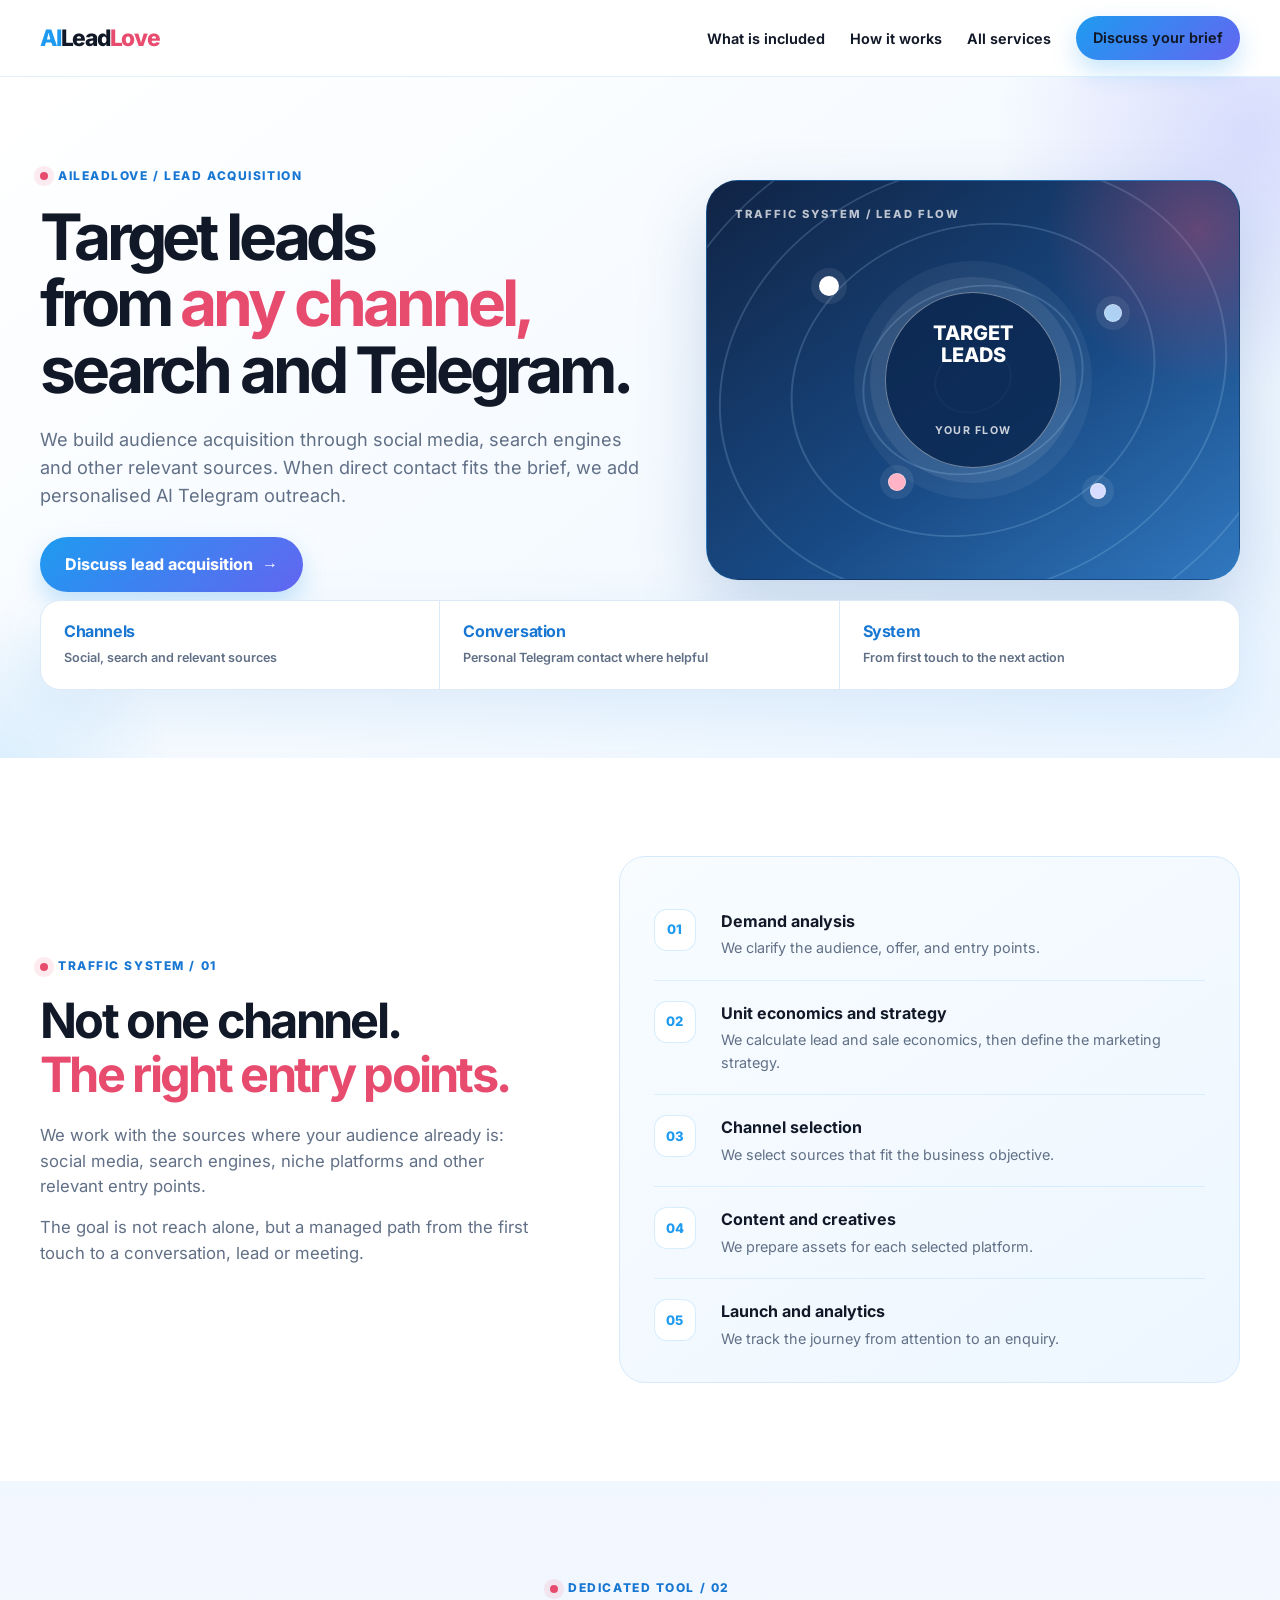
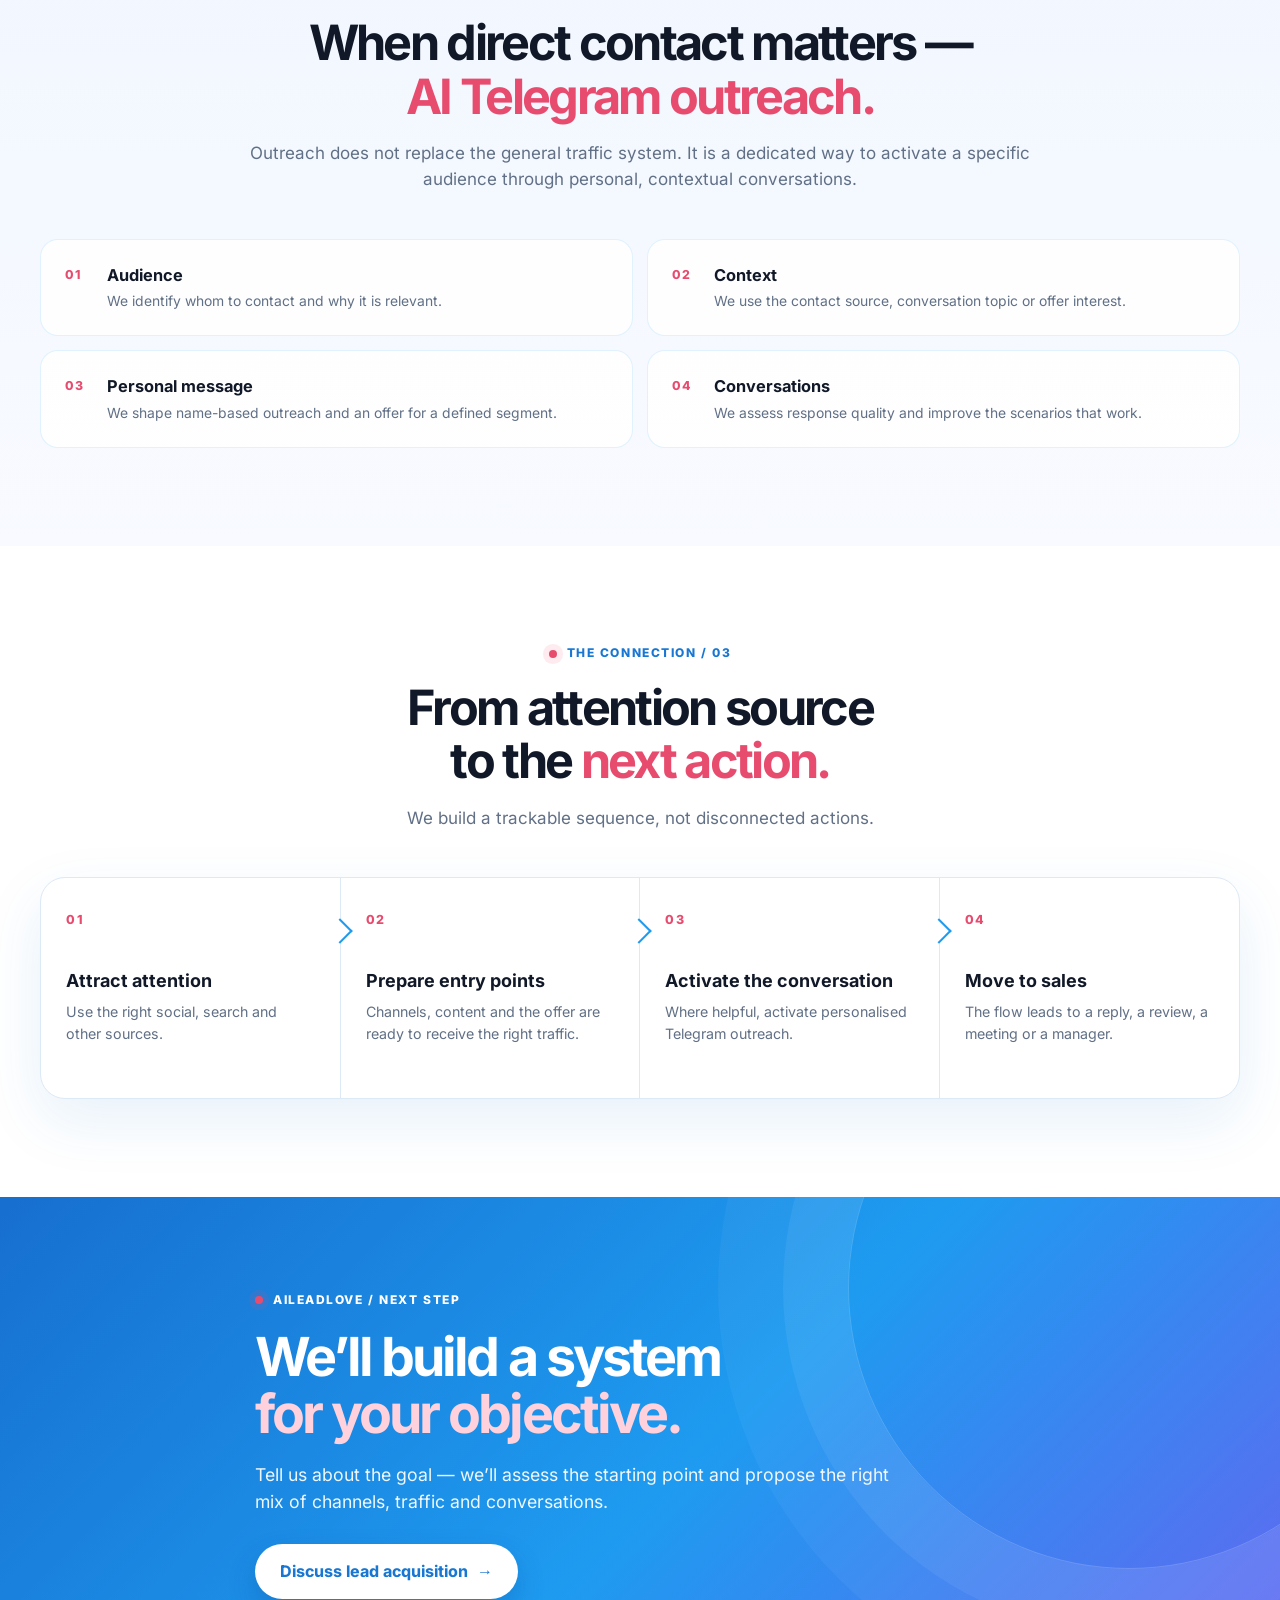
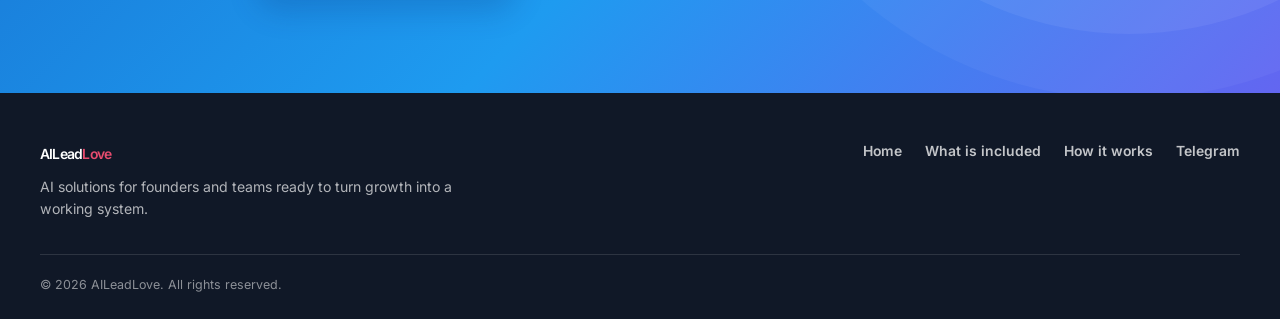
<file: traffic/index.html>
<!doctype html>
<html lang="en"><head><meta charset="utf-8"><meta name="viewport" content="width=device-width, initial-scale=1"><meta name="description" content="AILeadLove attracts targeted leads through social, search and other channels, and runs personalised contextual AI-powered Telegram outreach."><meta name="robots" content="index, follow, max-image-preview:large, max-snippet:-1, max-video-preview:-1"><link rel="canonical" href="https://aileadlove.com/traffic/"><meta property="og:type" content="website"><meta property="og:title" content="Targeted Leads & AI Telegram Outreach — AILeadLove"><meta property="og:description" content="AILeadLove attracts targeted leads through social, search and other channels, and runs personalised contextual AI-powered Telegram outreach."><meta property="og:url" content="https://aileadlove.com/traffic/"><title>Targeted Leads & AI Telegram Outreach — AILeadLove</title><link rel="stylesheet" href="../fonts/inter.css"><link rel="stylesheet" href="../service-pages.css?v=1"><script type="application/ld+json">{"@context":"https://schema.org","@type":"Service","name":"Traffic & AI Telegram Outreach","provider":{"@type":"Organization","name":"AILeadLove","url":"https://aileadlove.com/"},"description":"AILeadLove builds targeted lead acquisition through social media, search and other channels, plus personalised AI-powered Telegram outreach.","url":"https://aileadlove.com/traffic/"}</script>  <meta name="twitter:card" content="summary_large_image">
  <meta name="twitter:title" content="Targeted Leads & AI Telegram Outreach — AILeadLove">
  <meta name="twitter:description" content="AILeadLove attracts targeted leads through social, search and other channels, and runs personalised contextual AI-powered Telegram outreach.">
  <link rel="alternate" hreflang="ru" href="https://aileadlove.ru/traffic/">
  <link rel="alternate" hreflang="en" href="https://aileadlove.com/traffic/">
  <link rel="alternate" hreflang="x-default" href="https://aileadlove.com/traffic/">
</head><body><header class="nav"><div class="wrap navin"><a class="brand" href="../" aria-label="AILeadLove home"><span>AI</span><span class="lead">Lead</span><span class="love">Love</span></a><button class="menu" type="button" aria-label="Open menu" aria-expanded="false"><i></i><i></i><i></i></button><nav><ul class="links"><li><a href="#what">What is included</a></li><li><a href="#process">How it works</a></li><li><a href="../">All services</a></li><li><a class="navcta" href="https://t.me/lekslevin" target="_blank" rel="noopener noreferrer">Discuss your brief</a></li></ul></nav></div></header><main><section class="hero"><div class="wrap hero-grid"><div><div class="eyebrow">AILeadLove / lead acquisition</div><h1>Target leads<br>from <span class="accent">any channel,</span><br>search and Telegram.</h1><p>We build audience acquisition through social media, search engines and other relevant sources. When direct contact fits the brief, we add personalised AI Telegram outreach.</p><a class="button" href="https://t.me/lekslevin" target="_blank" rel="noopener noreferrer">Discuss lead acquisition <span>→</span></a></div><div><div class="visual"><span class="visual-label">traffic system / lead flow</span><span class="visual-orb o1"></span><span class="visual-orb o2"></span><span class="visual-orb o3"></span><span class="visual-orb o4"></span><div class="visual-core">TARGET<br>LEADS<br><span>your flow</span></div></div></div></div><div class="wrap"><div class="benefit-strip"><div class="benefit"><b>Channels</b><span>Social, search and relevant sources</span></div><div class="benefit"><b>Conversation</b><span>Personal Telegram contact where helpful</span></div><div class="benefit"><b>System</b><span>From first touch to the next action</span></div></div></div></section><section class="section white" id="what"><div class="wrap split"><div class="split-copy"><div class="eyebrow">Traffic system / 01</div><h2>Not one channel.<br><span class="accent">The right entry points.</span></h2><p>We work with the sources where your audience already is: social media, search engines, niche platforms and other relevant entry points.</p><p>The goal is not reach alone, but a managed path from the first touch to a conversation, lead or meeting.</p></div><div class="steps"><div class="step"><span class="step-num">01</span><div><h3>Demand analysis</h3><p>We clarify the audience, offer, and entry points.</p></div></div><div class="step"><span class="step-num">02</span><div><h3>Unit economics and strategy</h3><p>We calculate lead and sale economics, then define the marketing strategy.</p></div></div><div class="step"><span class="step-num">03</span><div><h3>Channel selection</h3><p>We select sources that fit the business objective.</p></div></div><div class="step"><span class="step-num">04</span><div><h3>Content and creatives</h3><p>We prepare assets for each selected platform.</p></div></div><div class="step"><span class="step-num">05</span><div><h3>Launch and analytics</h3><p>We track the journey from attention to an enquiry.</p></div></div></div></div></section><section class="section band"><div class="wrap"><div class="section-title"><div class="eyebrow">Dedicated tool / 02</div><h2>When direct contact matters —<br><span class="accent">AI Telegram outreach.</span></h2><p>Outreach does not replace the general traffic system. It is a dedicated way to activate a specific audience through personal, contextual conversations.</p></div><div class="list-grid"><article class="list-card"><span class="list-index">01</span><div><h3>Audience</h3><p>We identify whom to contact and why it is relevant.</p></div></article><article class="list-card"><span class="list-index">02</span><div><h3>Context</h3><p>We use the contact source, conversation topic or offer interest.</p></div></article><article class="list-card"><span class="list-index">03</span><div><h3>Personal message</h3><p>We shape name-based outreach and an offer for a defined segment.</p></div></article><article class="list-card"><span class="list-index">04</span><div><h3>Conversations</h3><p>We assess response quality and improve the scenarios that work.</p></div></article></div></div></section><section class="section white" id="process"><div class="wrap"><div class="section-title"><div class="eyebrow">The connection / 03</div><h2>From attention source<br>to the <span class="accent">next action.</span></h2><p>We build a trackable sequence, not disconnected actions.</p></div><div class="route"><article class="route-step"><span class="route-n">01</span><h3>Attract attention</h3><p>Use the right social, search and other sources.</p></article><article class="route-step"><span class="route-n">02</span><h3>Prepare entry points</h3><p>Channels, content and the offer are ready to receive the right traffic.</p></article><article class="route-step"><span class="route-n">03</span><h3>Activate the conversation</h3><p>Where helpful, activate personalised Telegram outreach.</p></article><article class="route-step"><span class="route-n">04</span><h3>Move to sales</h3><p>The flow leads to a reply, a review, a meeting or a manager.</p></article></div></div></section><section class="closing"><div class="wrap closingin"><div class="eyebrow" style="color:#fff">AILeadLove / next step</div><h2>We’ll build a system<br><span style="color:#ffd1dc">for your objective.</span></h2><p>Tell us about the goal — we’ll assess the starting point and propose the right mix of channels, traffic and conversations.</p><a class="button" href="https://t.me/lekslevin" target="_blank" rel="noopener noreferrer">Discuss lead acquisition <span>→</span></a></div></section></main><footer class="footer"><div class="wrap"><div class="footer-top"><div><a class="brand" href="../"><span>AI</span><span class="lead">Lead</span><span class="love">Love</span></a><p>AI solutions for founders and teams ready to turn growth into a working system.</p></div><div class="footer-links"><a href="../">Home</a><a href="#what">What is included</a><a href="#process">How it works</a><a href="https://t.me/lekslevin" target="_blank" rel="noopener noreferrer">Telegram</a></div></div><div class="footer-bottom">© 2026 AILeadLove. All rights reserved.</div></div></footer><script>const b=document.querySelector('.menu'),l=document.querySelector('.links');b.addEventListener('click',()=>{const o=l.classList.toggle('open');b.setAttribute('aria-expanded',String(o))});l.addEventListener('click',e=>{if(e.target.tagName==='A'){l.classList.remove('open');b.setAttribute('aria-expanded','false')}});document.querySelectorAll('[data-video]').forEach(c=>c.addEventListener('click',()=>{if(c.dataset.ready)return;c.dataset.ready='1';const u=c.dataset.video;const f=document.createElement('iframe');f.src=u+'&autoplay=1';f.allow='autoplay; encrypted-media; fullscreen; picture-in-picture';f.allowFullscreen=true;f.title='AI video example';c.replaceChildren(f)}));</script></body></html>
</file>
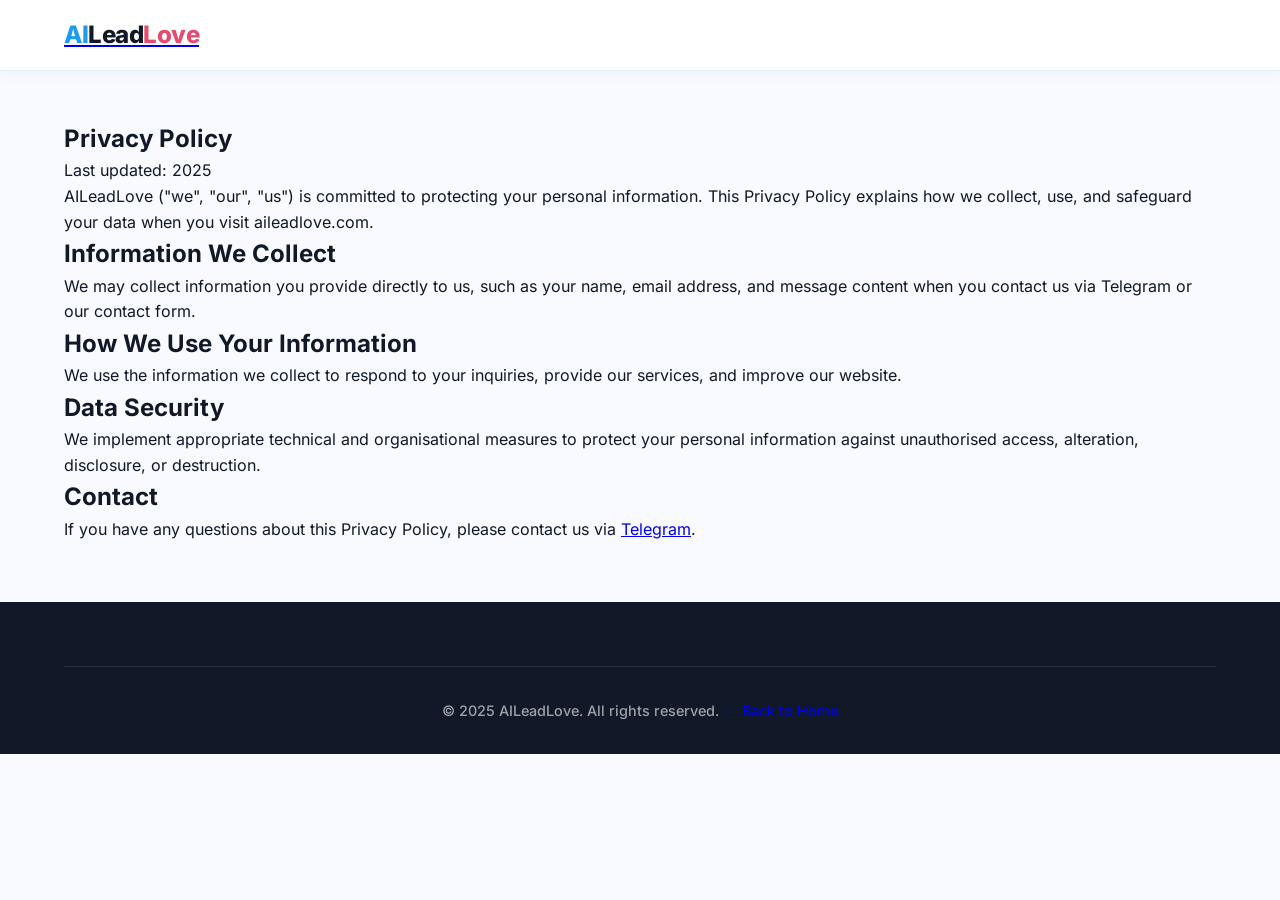
<file: privacy.html>
<!DOCTYPE html>
<html lang="en"><head><meta charset="utf-8"/><meta content="width=device-width, initial-scale=1.0" name="viewport"/><title>AILeadLove Privacy Policy</title>
<meta name="description" content="Read how AILeadLove handles personal information when you use our website and services."/>
<meta name="robots" content="noindex, follow"/>
<link rel="canonical" href="https://aileadlove.com/privacy.html"/>
<link href="/fonts/inter.css" rel="stylesheet"/><link href="styles.min.css?v=17" rel="stylesheet"/></head><body><nav class="navbar"><div class="container"><div class="navbar-content"><div class="logo"><a href="/"><span class="logo-text"><span class="logo-ai">AI</span><span class="logo-lead">Lead</span><span class="logo-love">Love</span></span></a></div></div></div></nav><section style="padding:120px 0 60px"><div class="container"><h1>Privacy Policy</h1><p>Last updated: 2025</p><p>AILeadLove ("we", "our", "us") is committed to protecting your personal information. This Privacy Policy explains how we collect, use, and safeguard your data when you visit aileadlove.com.</p><h2>Information We Collect</h2><p>We may collect information you provide directly to us, such as your name, email address, and message content when you contact us via Telegram or our contact form.</p><h2>How We Use Your Information</h2><p>We use the information we collect to respond to your inquiries, provide our services, and improve our website.</p><h2>Data Security</h2><p>We implement appropriate technical and organisational measures to protect your personal information against unauthorised access, alteration, disclosure, or destruction.</p><h2>Contact</h2><p>If you have any questions about this Privacy Policy, please contact us via <a href="https://t.me/lekslevin">Telegram</a>.</p></div></section><footer class="footer"><div class="container"><div class="footer-bottom"><p>© 2025 AILeadLove. All rights reserved. <a href="/">← Back to Home</a></p></div></div></footer></body></html>
</file>
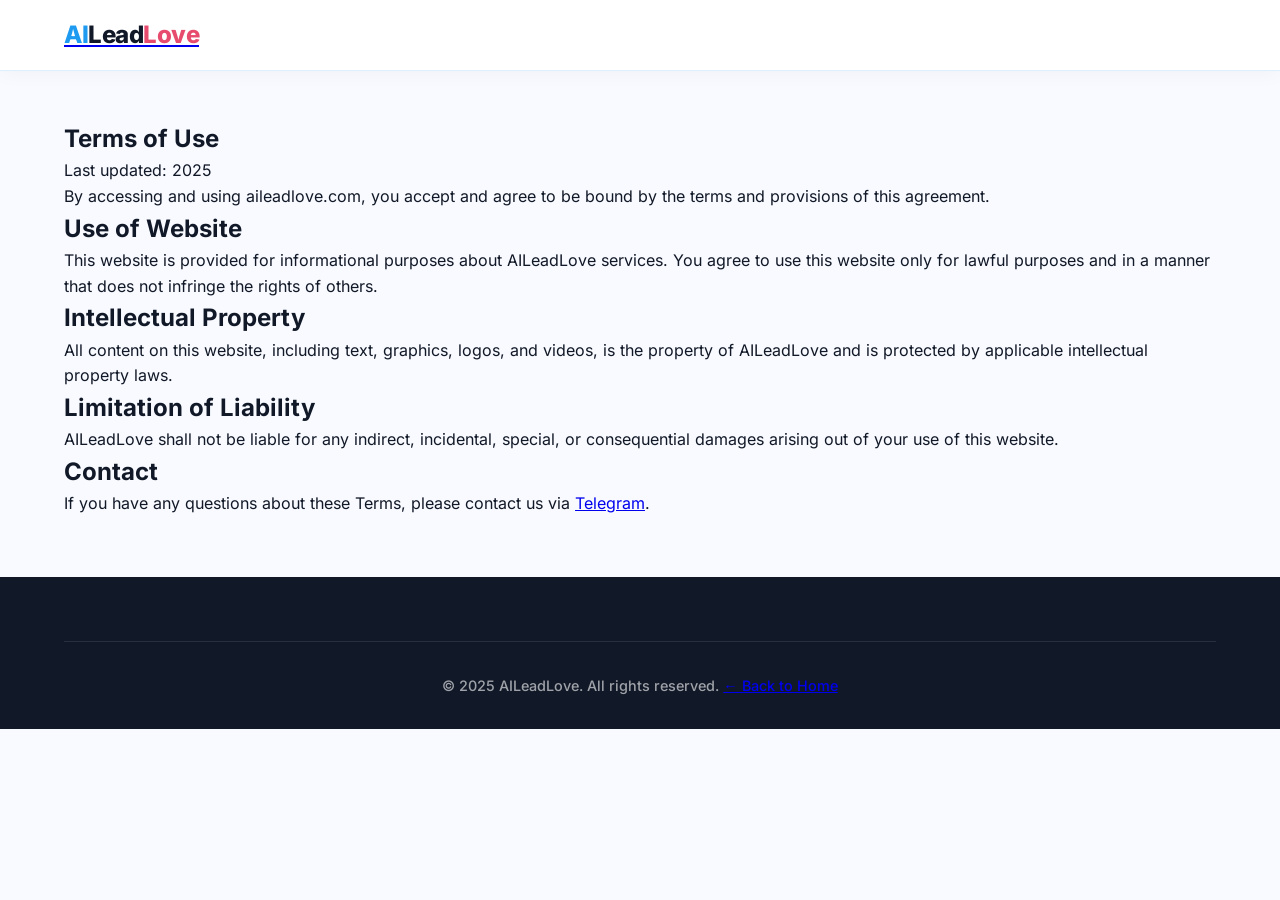
<file: terms.html>
<!DOCTYPE html>
<html lang="en"><head><meta charset="utf-8"/><meta content="width=device-width, initial-scale=1.0" name="viewport"/><title>AILeadLove Terms of Use</title>
<meta name="description" content="Terms governing the use of the AILeadLove website and services."/>
<meta name="robots" content="noindex, follow"/>
<link rel="canonical" href="https://aileadlove.com/terms.html"/>
<link href="/fonts/inter.css" rel="stylesheet"/><link href="styles.min.css?v=17" rel="stylesheet"/></head><body><nav class="navbar"><div class="container"><div class="navbar-content"><div class="logo"><a href="/"><span class="logo-text"><span class="logo-ai">AI</span><span class="logo-lead">Lead</span><span class="logo-love">Love</span></span></a></div></div></div></nav><section style="padding:120px 0 60px"><div class="container"><h1>Terms of Use</h1><p>Last updated: 2025</p><p>By accessing and using aileadlove.com, you accept and agree to be bound by the terms and provisions of this agreement.</p><h2>Use of Website</h2><p>This website is provided for informational purposes about AILeadLove services. You agree to use this website only for lawful purposes and in a manner that does not infringe the rights of others.</p><h2>Intellectual Property</h2><p>All content on this website, including text, graphics, logos, and videos, is the property of AILeadLove and is protected by applicable intellectual property laws.</p><h2>Limitation of Liability</h2><p>AILeadLove shall not be liable for any indirect, incidental, special, or consequential damages arising out of your use of this website.</p><h2>Contact</h2><p>If you have any questions about these Terms, please contact us via <a href="https://t.me/lekslevin">Telegram</a>.</p></div></section><footer class="footer"><div class="container"><div class="footer-bottom"><p>© 2025 AILeadLove. All rights reserved. <a href="/">← Back to Home</a></p></div></div></footer></body></html>
</file>
<file: fonts/inter.css>
/* Inter - self-hosted, variable weight 400-800, Cyrillic + Latin */
/* cyrillic-ext */
@font-face{font-family:'Inter';font-style:normal;font-weight:400 800;font-display:swap;src:url(/fonts/inter-0.woff2) format('woff2');unicode-range:U+0460-052F,U+1C80-1C8A,U+20B4,U+2DE0-2DFF,U+A640-A69F,U+FE2E-FE2F}
/* cyrillic */
@font-face{font-family:'Inter';font-style:normal;font-weight:400 800;font-display:swap;src:url(/fonts/inter-1.woff2) format('woff2');unicode-range:U+0301,U+0400-045F,U+0490-0491,U+04B0-04B1,U+2116}
/* latin-ext */
@font-face{font-family:'Inter';font-style:normal;font-weight:400 800;font-display:swap;src:url(/fonts/inter-5.woff2) format('woff2');unicode-range:U+0100-02BA,U+02BD-02C5,U+02C7-02CC,U+02CE-02D7,U+02DD-02FF,U+0304,U+0308,U+0329,U+1D00-1DBF,U+1E00-1E9F,U+1EF2-1EFF,U+2020,U+20A0-20AB,U+20AD-20C0,U+2113,U+2C60-2C7F,U+A720-A7FF}
/* latin */
@font-face{font-family:'Inter';font-style:normal;font-weight:400 800;font-display:swap;src:url(/fonts/inter-6.woff2) format('woff2');unicode-range:U+0000-00FF,U+0131,U+0152-0153,U+02BB-02BC,U+02C6,U+02DA,U+02DC,U+0304,U+0308,U+0329,U+2000-206F,U+20AC,U+2122,U+2191,U+2193,U+2212,U+2215,U+FEFF,U+FFFD}
</file>
<file: service-pages.css>
:root{--blue:#1e9bf0;--blue-deep:#1877d2;--indigo:#6366f1;--love:#e74c6f;--ink:#111827;--muted:#617086;--line:#dce9f6;--paper:#fff;--mist:#f6faff;--soft:#eaf4ff;--radius:24px;--shadow:0 22px 60px rgba(24,119,210,.1)}*{box-sizing:border-box;margin:0}html{scroll-behavior:smooth}body{font-family:Inter,-apple-system,BlinkMacSystemFont,"Segoe UI",sans-serif;background:var(--mist);color:var(--ink);line-height:1.55;overflow-x:hidden}.wrap{width:min(1200px,calc(100% - 40px));margin:0 auto}.nav{position:sticky;top:0;z-index:30;background:rgba(255,255,255,.94);backdrop-filter:blur(16px);border-bottom:1px solid rgba(30,155,240,.14)}.navin{height:76px;display:flex;align-items:center;justify-content:space-between;gap:24px}.brand{font-weight:900;font-size:1.42rem;letter-spacing:-.055em;color:var(--blue);text-decoration:none;white-space:nowrap}.brand .lead{color:var(--ink)}.brand .love{color:var(--love)}.links{display:flex;align-items:center;gap:25px;list-style:none}.links a{font-size:.9rem;font-weight:650;text-decoration:none;color:var(--ink)}.links a:hover{color:var(--blue)}.navcta,.button{display:inline-flex;justify-content:center;align-items:center;gap:9px;text-decoration:none;border:0;border-radius:999px;background:linear-gradient(135deg,var(--blue),var(--indigo));color:#fff;font-weight:750;box-shadow:0 11px 24px rgba(30,155,240,.25);transition:transform .2s ease,box-shadow .2s ease}.navcta{padding:11px 17px;font-size:.88rem}.button{padding:15px 25px;font-size:1rem}.navcta:hover,.button:hover{transform:translateY(-2px);box-shadow:0 16px 30px rgba(30,155,240,.33)}.menu{display:none;background:transparent;border:0;cursor:pointer;padding:8px}.menu i{display:block;width:26px;height:2px;background:var(--ink);margin:5px;border-radius:3px}.hero{position:relative;isolation:isolate;padding:90px 0 68px;overflow:hidden;background:linear-gradient(143deg,#fff 0%,#f5faff 54%,#e9f4ff 100%)}.hero:before,.hero:after{content:"";position:absolute;border-radius:50%;z-index:-1}.hero:before{width:520px;height:520px;right:-230px;top:-200px;background:radial-gradient(circle,rgba(99,102,241,.2),transparent 69%)}.hero:after{width:430px;height:430px;left:-240px;bottom:-260px;background:radial-gradient(circle,rgba(30,155,240,.17),transparent 67%)}.hero-grid{display:grid;grid-template-columns:minmax(0,1.06fr) minmax(340px,.94fr);gap:64px;align-items:center;padding-bottom:42px}.eyebrow{display:flex;align-items:center;gap:10px;color:var(--blue-deep);font-size:.75rem;text-transform:uppercase;font-weight:800;letter-spacing:.13em;margin-bottom:18px}.eyebrow:before{content:"";width:8px;height:8px;border-radius:50%;background:var(--love);box-shadow:0 0 0 6px rgba(231,76,111,.11)}h1{font-size:clamp(2.6rem,5vw,4.65rem);line-height:1.04;letter-spacing:-.065em;margin-bottom:22px;max-width:760px}.accent{color:var(--love)}.hero p{font-size:1.13rem;color:var(--muted);max-width:630px;margin-bottom:28px}.visual{min-height:400px;position:relative;border-radius:32px;border:1px solid rgba(30,155,240,.15);background:linear-gradient(145deg,#102344 0%,#184983 57%,#4baaff 145%);box-shadow:0 28px 70px rgba(20,76,152,.2);overflow:hidden}.visual:before{content:"";position:absolute;inset:-120px;background:repeating-radial-gradient(ellipse at center,transparent 0 37px,rgba(176,222,255,.19) 38px 39px,transparent 40px 73px);transform:rotate(-19deg)}.visual:after{content:"";position:absolute;width:320px;height:320px;border-radius:50%;background:radial-gradient(circle,rgba(231,76,111,.36),transparent 68%);right:-120px;top:-110px}.visual-label{position:absolute;left:28px;top:25px;color:rgba(255,255,255,.72);font-size:.7rem;letter-spacing:.18em;font-weight:800;text-transform:uppercase}.visual-core{position:absolute;left:50%;top:50%;transform:translate(-50%,-50%);width:176px;height:176px;border-radius:50%;display:grid;place-items:center;text-align:center;color:#fff;background:rgba(11,38,77,.78);border:1px solid rgba(255,255,255,.42);box-shadow:0 0 0 15px rgba(255,255,255,.08),0 0 0 31px rgba(255,255,255,.05);font-weight:850;line-height:1.13;font-size:1.25rem}.visual-core span{font-size:.67rem;text-transform:uppercase;letter-spacing:.12em;font-weight:700;opacity:.78}.visual-orb{position:absolute;border-radius:50%;border:1px solid rgba(255,255,255,.35);box-shadow:0 0 0 8px rgba(255,255,255,.08)}.o1{left:21%;top:24%;width:20px;height:20px;background:#fff}.o2{right:22%;top:31%;width:18px;height:18px;background:#a9ddff}.o3{left:34%;bottom:22%;width:18px;height:18px;background:#ffb3c5}.o4{right:25%;bottom:20%;width:16px;height:16px;background:#d7dcff}.benefit-strip{position:relative;z-index:2;display:grid;grid-template-columns:repeat(3,1fr);background:#fff;border:1px solid var(--line);border-radius:20px;box-shadow:var(--shadow);margin-top:-34px;overflow:hidden}.benefit{padding:21px 23px;border-right:1px solid var(--line)}.benefit:last-child{border:0}.benefit b{display:block;font-size:1rem;line-height:1.18;color:var(--blue-deep);letter-spacing:-.025em}.benefit span{display:block;color:var(--muted);font-size:.79rem;margin-top:7px;font-weight:600}.section{padding:98px 0}.section.white{background:#fff}.section-title{max-width:780px;margin:0 auto 46px;text-align:center}.section-title .eyebrow{justify-content:center}.section-title h2{font-size:clamp(2.05rem,3.8vw,3.3rem);letter-spacing:-.055em;line-height:1.1;margin-bottom:17px}.section-title p{color:var(--muted);font-size:1.06rem}.split{display:grid;grid-template-columns:.9fr 1.1fr;gap:70px;align-items:center}.split-copy h2{font-size:clamp(2rem,3.8vw,3.3rem);letter-spacing:-.055em;line-height:1.12;margin-bottom:20px}.split-copy p{color:var(--muted);font-size:1.04rem;margin-bottom:15px}.steps{padding:32px 34px;border-radius:26px;background:linear-gradient(145deg,#f8fcff,#edf6ff);border:1px solid #d7eafd}.step{display:grid;grid-template-columns:50px 1fr;gap:17px;padding:20px 0;border-bottom:1px solid rgba(30,155,240,.12)}.step:last-child{border:0;padding-bottom:0}.step-num{width:42px;height:42px;display:grid;place-items:center;border-radius:13px;background:#fff;color:var(--blue);font-size:.82rem;font-weight:900;border:1px solid rgba(30,155,240,.18)}.step h3{font-size:1rem;margin-bottom:4px}.step p{font-size:.9rem;color:var(--muted)}.cards{display:grid;grid-template-columns:repeat(3,1fr);gap:18px}.card{padding:27px 25px;border:1px solid var(--line);border-radius:20px;background:#fff;box-shadow:0 8px 28px rgba(20,88,154,.05)}.card-index{display:block;color:var(--blue);font-size:.76rem;font-weight:900;letter-spacing:.11em;margin-bottom:21px}.card h3{font-size:1.14rem;letter-spacing:-.025em;margin-bottom:8px}.card p{font-size:.9rem;color:var(--muted)}.band{background:linear-gradient(180deg,#f1f7ff 0%,#f8faff 100%)}.list-grid{display:grid;grid-template-columns:repeat(2,1fr);gap:14px}.list-card{display:flex;gap:18px;align-items:flex-start;padding:23px 24px;border-radius:18px;background:rgba(255,255,255,.86);border:1px solid rgba(30,155,240,.13)}.list-index{font-size:.77rem;color:var(--love);font-weight:900;letter-spacing:.08em;min-width:24px;padding-top:2px}.list-card h3{font-size:1.02rem;margin-bottom:3px}.list-card p{color:var(--muted);font-size:.87rem}.route{display:grid;grid-template-columns:repeat(4,1fr);gap:0;border-radius:25px;overflow:hidden;border:1px solid var(--line);background:#fff;box-shadow:var(--shadow)}.route-step{position:relative;padding:32px 25px;min-height:220px;border-right:1px solid var(--line)}.route-step:last-child{border:0}.route-step:after{content:"";width:16px;height:16px;border:solid var(--blue);border-width:0 2px 2px 0;transform:rotate(-45deg);position:absolute;right:-9px;top:44px;background:#fff;z-index:2}.route-step:last-child:after{display:none}.route-n{color:var(--love);font-size:.78rem;letter-spacing:.13em;font-weight:900;display:block;margin-bottom:40px}.route-step h3{font-size:1.12rem;line-height:1.2;margin-bottom:10px}.route-step p{color:var(--muted);font-size:.89rem}.video-grid{display:grid;grid-template-columns:repeat(3,1fr);gap:17px}.video-card{min-height:230px;border-radius:20px;overflow:hidden;border:1px solid rgba(30,155,240,.18);background:linear-gradient(145deg,#112e58,#1e72bf);position:relative}.video-card:nth-child(3n+2){background:linear-gradient(145deg,#41316e,#7568d8)}.video-card:nth-child(3n){background:linear-gradient(145deg,#7d3353,#d45a80)}.video-card:before{content:"";position:absolute;inset:-60px;background:repeating-radial-gradient(ellipse at center,transparent 0 23px,rgba(255,255,255,.12) 24px 25px,transparent 26px 45px);transform:rotate(-20deg)}.video-card button{position:relative;width:100%;height:100%;min-height:230px;border:0;background:transparent;color:#fff;cursor:pointer;padding:25px;text-align:left;display:flex;flex-direction:column;justify-content:flex-end}.play{width:48px;height:48px;border-radius:50%;background:#fff;color:var(--blue-deep);display:grid;place-items:center;font-size:1rem;margin-bottom:auto;box-shadow:0 7px 20px rgba(0,0,0,.2)}.video-card small{font-size:.73rem;font-weight:800;letter-spacing:.11em;text-transform:uppercase;opacity:.75;margin-bottom:5px}.video-card b{font-size:1rem;line-height:1.2}.video-card iframe{width:100%;height:100%;min-height:230px;border:0;position:relative}.closing{position:relative;overflow:hidden;padding:94px 0;background:linear-gradient(135deg,#176fcf,#1e9bf0 54%,#6366f1);color:#fff}.closing:after{content:"";position:absolute;right:-130px;top:-190px;width:560px;height:560px;border-radius:50%;border:1px solid rgba(255,255,255,.19);box-shadow:0 0 0 65px rgba(255,255,255,.06),0 0 0 130px rgba(255,255,255,.04)}.closingin{position:relative;z-index:1;max-width:770px}.closing h2{font-size:clamp(2.25rem,4.2vw,3.75rem);line-height:1.07;letter-spacing:-.055em;margin-bottom:18px}.closing p{font-size:1.1rem;max-width:645px;opacity:.93;margin-bottom:29px}.closing .button{background:#fff;color:var(--blue-deep);box-shadow:0 13px 28px rgba(9,53,122,.21)}.footer{background:#101827;color:#fff;padding:48px 0 25px}.footer-top{display:flex;justify-content:space-between;gap:34px;align-items:flex-start;padding-bottom:34px;border-bottom:1px solid rgba(255,255,255,.12)}.footer .brand{color:#fff}.footer .brand .lead{color:#fff}.footer p{font-size:.88rem;color:rgba(255,255,255,.68);max-width:420px;margin-top:10px}.footer-links{display:flex;gap:23px;flex-wrap:wrap}.footer a{color:rgba(255,255,255,.75);text-decoration:none;font-size:.87rem;font-weight:600}.footer a:hover{color:#fff}.footer-bottom{padding-top:20px;color:rgba(255,255,255,.52);font-size:.78rem}.meta-note{margin-top:7px;font-size:.72rem;color:rgba(255,255,255,.47)}@media(max-width:860px){.links{position:fixed;inset:76px 0 auto;padding:24px 20px 27px;background:#fff;border-bottom:1px solid var(--line);box-shadow:0 18px 35px rgba(17,24,39,.12);flex-direction:column;align-items:stretch;gap:14px;display:none}.links.open{display:flex}.links a{padding:6px 0}.links .navcta{text-align:center}.menu{display:block}.hero{padding:66px 0 60px}.hero-grid,.split{grid-template-columns:1fr;gap:42px}.visual{min-height:340px}.benefit-strip{grid-template-columns:1fr;margin-top:-23px}.benefit{border-right:0;border-bottom:1px solid var(--line)}.benefit:last-child{border:0}.cards{grid-template-columns:repeat(2,1fr)}.route{grid-template-columns:repeat(2,1fr)}.route-step:nth-child(2){border-right:0}.route-step:nth-child(-n+2){border-bottom:1px solid var(--line)}.route-step:nth-child(2):after{display:none}.route-step:nth-child(3):after{display:block}.footer-top{display:block}.footer-links{margin-top:27px}.section{padding:76px 0}.video-grid{grid-template-columns:repeat(2,1fr)}}@media(max-width:560px){.wrap{width:min(100% - 32px,1200px)}.navin{height:68px}.links{inset:68px 0 auto}.hero{padding-top:51px}.hero p{font-size:1rem}.visual{min-height:292px;border-radius:25px}.visual-core{width:138px;height:138px;font-size:1.05rem}.benefit-strip{border-radius:17px}.benefit{padding:17px 16px}.section{padding:64px 0}.section-title{margin-bottom:34px}.split-copy p{font-size:.98rem}.steps{padding:24px 20px}.cards,.list-grid,.route,.video-grid{grid-template-columns:1fr}.card{padding:23px 21px}.list-card{padding:20px}.route-step{min-height:0;padding:26px 23px;border-right:0;border-bottom:1px solid var(--line)}.route-step:last-child{border-bottom:0}.route-step:nth-child(-n+2){border-bottom:1px solid var(--line)}.route-step:after{display:none!important}.route-n{margin-bottom:18px}.video-card,.video-card button,.video-card iframe{min-height:215px}.closing{padding:67px 0}.footer{padding-top:40px}.footer-links{gap:14px 20px}.button{width:100%;padding:15px 20px}}@media(prefers-reduced-motion:reduce){*{scroll-behavior:auto!important;transition:none!important}}


/* AI video hero and restored lazy video catalogue */
.hero-video-wrap{position:relative;justify-self:center;width:min(100%,360px);aspect-ratio:9/16;max-height:560px;border-radius:32px;overflow:hidden;background:#0c1626;border:1px solid rgba(30,155,240,.2);box-shadow:0 28px 70px rgba(20,76,152,.24)}
.hero-brand-video{display:block;width:100%;height:100%;object-fit:cover;background:#0c1626}
.hero-video-sound{position:absolute;left:50%;bottom:16px;transform:translateX(-50%);display:inline-flex;align-items:center;justify-content:center;gap:8px;padding:10px 15px;border:1px solid rgba(255,255,255,.35);border-radius:999px;background:rgba(10,22,42,.78);color:#fff;font:700 .78rem/1 Inter,-apple-system,BlinkMacSystemFont,"Segoe UI",sans-serif;white-space:nowrap;cursor:pointer;backdrop-filter:blur(9px)}
.hero-video-sound:focus-visible{outline:3px solid #fff;outline-offset:3px}
.video-showcase{display:grid;gap:42px}.showcase-heading{display:flex;align-items:end;justify-content:space-between;gap:22px;margin-bottom:17px}.showcase-heading h3{font-size:1.35rem;letter-spacing:-.035em}.showcase-heading p{max-width:450px;color:var(--muted);font-size:.9rem;text-align:right}.vertical-reels{display:grid;grid-auto-flow:column;grid-auto-columns:minmax(196px,19vw);gap:15px;overflow-x:auto;scroll-snap-type:x mandatory;padding:4px 2px 18px;scrollbar-color:var(--blue) #dce9f6}.vertical-reels::-webkit-scrollbar{height:8px}.vertical-reels::-webkit-scrollbar-thumb{background:var(--blue);border-radius:99px}.vertical-reels::-webkit-scrollbar-track{background:#dce9f6;border-radius:99px}.portfolio-reel{aspect-ratio:9/16;scroll-snap-align:start;border-radius:18px;overflow:hidden;background:#eaf4ff;border:1px solid rgba(30,155,240,.17);box-shadow:0 9px 24px rgba(20,88,154,.09)}.portfolio-reel iframe,.wide-video iframe{display:block;width:100%;height:100%;border:0;background:#eaf4ff}.wide-videos{display:grid;grid-template-columns:repeat(3,1fr);gap:16px}.wide-video{aspect-ratio:16/9;overflow:hidden;border-radius:18px;background:#eaf4ff;border:1px solid rgba(30,155,240,.17);box-shadow:0 9px 24px rgba(20,88,154,.09)}.training-benefits{grid-template-columns:repeat(4,1fr)}
@media(max-width:860px){.hero-video-wrap{max-width:330px}.showcase-heading{align-items:start;flex-direction:column}.showcase-heading p{text-align:left}.vertical-reels{grid-auto-columns:minmax(178px,55vw)}.wide-videos{grid-template-columns:repeat(2,1fr)}.training-benefits{grid-template-columns:1fr}}
@media(max-width:560px){.hero-video-wrap{max-width:300px;border-radius:25px}.hero-video-sound{bottom:12px;padding:9px 13px}.video-showcase{gap:33px}.showcase-heading h3{font-size:1.2rem}.vertical-reels{grid-auto-columns:minmax(176px,66vw);gap:12px}.wide-videos{grid-template-columns:1fr;gap:13px}}

/* Ultra-narrow mobile safeguard: keep every service-page block inside the viewport. */
@media(max-width:280px){
  .wrap{width:100%;padding-left:12px;padding-right:12px}
  .navin{gap:10px}
  .brand{font-size:1.16rem;letter-spacing:-.06em}
  .menu{padding:6px}
  .menu i{width:23px}
  .hero{padding-top:42px}
  .hero-grid{gap:27px;padding-bottom:25px;min-width:0}
  .hero-grid>div{min-width:0}
  .hero h1,.section-title h2,.split-copy h2,.closing h2{font-size:clamp(1.72rem,9.7vw,2.08rem);line-height:1.08;letter-spacing:-.05em;overflow-wrap:anywhere;word-break:normal}
  .hero p,.section-title p,.split-copy p,.step p,.list-card p,.route-step p{font-size:.91rem;line-height:1.45;overflow-wrap:anywhere;word-break:normal}
  .eyebrow{font-size:.62rem;letter-spacing:.08em;gap:7px;overflow-wrap:anywhere}
  .button{width:100%;max-width:100%;white-space:normal;padding:12px 13px;font-size:.88rem;line-height:1.23;overflow-wrap:anywhere}
  .hero-video-wrap{width:100%;max-width:100%;border-radius:20px}
  .hero-video-sound{max-width:calc(100% - 14px);white-space:normal;line-height:1.2}
  .visual{min-width:0}
  .benefit-strip{min-width:0}
  .benefit{padding:13px 12px}
  .steps{padding-left:13px;padding-right:13px}
  .cards,.list-grid,.route,.video-grid,.wide-videos{min-width:0}
  .card,.list-card,.route-step{min-width:0;padding-left:13px;padding-right:13px}
  .video-showcase,.showcase-heading{min-width:0}
  .showcase-heading h3{overflow-wrap:anywhere}
  .vertical-reels{grid-auto-columns:minmax(150px,78vw)}
  .footer-top{min-width:0}
}

/* Phone-first video catalogue: use ordinary vertical scrolling instead of iframe-blocked horizontal swiping. */
@media(max-width:560px){
  .vertical-reels{
    grid-auto-flow:row;
    grid-template-columns:minmax(0,1fr);
    grid-auto-columns:auto;
    overflow:visible;
    overscroll-behavior:initial;
    scroll-snap-type:none;
    padding:4px 0 18px;
  }
  .portfolio-reel{
    width:100%;
    max-width:100%;
    scroll-snap-align:none;
  }
  .portfolio-reel iframe{pointer-events:auto}
}
</file>
<file: styles.min.css>
:root{--primary-blue:#1E9BF0;--secondary-blue:#0d7fd8;--indigo:#6366f1;--bg-light:#f8faff;--bg-gradient:linear-gradient(180deg,#f8faff 0%,#eef4ff 50%,#f8faff 100%);--text-dark:#111827;--text-gray:#6b7280;--text-light:#9ca3af;--white:#ffffff;--shadow:0 20px 60px rgba(30,155,240,0.08);--shadow-hover:0 30px 80px rgba(30,155,240,0.12);--luxury-shadow:0 40px 100px rgba(30,155,240,0.15)}*{margin:0;padding:0;box-sizing:border-box}html{scroll-behavior:smooth}body{font-family:'Inter',-apple-system,BlinkMacSystemFont,'Segoe UI',Roboto,'Helvetica Neue',Arial,sans-serif;color:var(--text-dark);background:var(--bg-light);line-height:1.6;overflow-x:hidden}.container{max-width:1200px;margin:0 auto;padding:0 24px}.navbar{position:fixed;top:0;left:0;right:0;background:rgba(255,255,255,0.98);backdrop-filter:blur(15px);z-index:1000;border-bottom:1px solid rgba(30,155,240,0.15);padding:1rem 0;box-shadow:0 2px 20px rgba(0,0,0,0.04)}.navbar-content{display:flex;justify-content:space-between;align-items:center}.logo{font-size:1.5rem;font-weight:900;letter-spacing:-0.5px}.logo-ai{color:var(--primary-blue)}.logo-lead{color:var(--text-dark)}.logo-love{color:#e74c6f}.nav-links{display:flex;list-style:none;gap:2.5rem;align-items:center}.nav-links a{text-decoration:none;color:var(--text-dark);font-weight:600;transition:color 0.3s ease;position:relative;font-size:0.95rem}.nav-links a:hover{color:var(--primary-blue)}.nav-links a::after{content:'';position:absolute;bottom:-5px;left:0;width:0;height:2px;background:var(--primary-blue);transition:width 0.3s ease}.nav-links a:hover::after{width:100%}.cta-nav{background:linear-gradient(135deg,var(--primary-blue),var(--indigo))!important;color:white!important;padding:0.6rem 1.8rem;border-radius:50px;transition:all 0.3s cubic-bezier(0.34,1.56,0.64,1);box-shadow:0 8px 25px rgba(30,155,240,0.25);font-weight:700}.cta-nav:hover{transform:translateY(-3px);box-shadow:0 12px 35px rgba(30,155,240,0.35)}.cta-nav::after{display:none!important}.hamburger{display:none;flex-direction:column;gap:5px;cursor:pointer;padding:8px;z-index:1001}.hamburger span{width:28px;height:3px;background:var(--text-dark);border-radius:3px;transition:all 0.3s ease}.hamburger.active span:nth-child(1){transform:rotate(45deg) translate(6px,6px)}.hamburger.active span:nth-child(2){opacity:0}.hamburger.active span:nth-child(3){transform:rotate(-45deg) translate(6px,-6px)}.hero{position:relative;min-height:100vh;display:flex;align-items:center;justify-content:center;background:var(--bg-gradient);padding-top:80px;overflow:visible}.hero-background{position:absolute;top:0;left:0;right:0;bottom:0;z-index:0}.gradient-blob{position:absolute;border-radius:50%;filter:blur(100px);opacity:0.2;animation:float 10s ease-in-out infinite}.blob-1{width:600px;height:600px;background:var(--primary-blue);top:-150px;left:-150px}.blob-2{width:500px;height:500px;background:var(--indigo);bottom:-100px;right:-100px;animation-delay:2s}.blob-3{width:400px;height:400px;background:#0ea5e9;top:50%;right:10%;opacity:0.15;animation-delay:4s}@keyframes float{0%,100%{transform:translate(0,0)}50%{transform:translate(40px,-40px)}}.hero-content{display:grid;grid-template-columns:1fr 1fr;gap:4rem;align-items:center;position:relative;z-index:1;padding:4rem 0}.hero-text{animation:slideInLeft 0.8s ease-out}.hero-title{font-size:3.5rem;font-weight:950;line-height:1.15;margin-bottom:1.5rem;color:var(--text-dark);letter-spacing:-1px}.hero-subtitle{font-size:1.25rem;color:var(--text-gray);margin-bottom:2rem;line-height:1.8;font-weight:500}.btn{display:inline-block;padding:0.75rem 1.5rem;border-radius:50px;text-decoration:none;font-weight:700;transition:all 0.3s cubic-bezier(0.34,1.56,0.64,1);border:none;cursor:pointer;font-size:1rem;letter-spacing:0.3px}.btn-primary{background:linear-gradient(135deg,var(--primary-blue),var(--indigo));color:white;box-shadow:0 12px 40px rgba(30,155,240,0.3)}.btn-primary:hover{transform:translateY(-4px);box-shadow:0 18px 50px rgba(30,155,240,0.4)}.btn-lg{padding:1.1rem 2.8rem;font-size:1.1rem}.hero-visual{position:relative;height:400px;animation:slideInRight 0.8s ease-out}.floating-card{position:absolute;background:rgba(255,255,255,0.95);border-radius:20px;padding:1.8rem;box-shadow:0 20px 60px rgba(0,0,0,0.1),0 8px 24px rgba(30,155,240,0.15);animation:float 6s ease-in-out infinite;border:1px solid rgba(30,155,240,0.2);text-align:center;z-index:10;backdrop-filter:blur(10px)}.card-1{width:170px;top:0;left:30px;animation-delay:0s}.card-2{width:170px;top:30px;right:20px;animation-delay:1s}.card-3{width:170px;bottom:60px;left:100px;animation-delay:2s}.card-icon{font-size:2.8rem;margin-bottom:0.75rem}.floating-card p{font-weight:700;color:#1a2e4a;font-size:0.95rem}@keyframes slideInLeft{from{opacity:0;transform:translateX(-60px)}to{opacity:1;transform:translateX(0)}}@keyframes slideInRight{from{opacity:0;transform:translateX(60px)}to{opacity:1;transform:translateX(0)}}.intro{padding:5rem 0;background:white;border-top:1px solid rgba(30,155,240,0.1)}.intro-content{text-align:center;max-width:750px;margin:0 auto}.intro-content h2{font-size:2.5rem;margin-bottom:1.5rem;color:var(--text-dark);font-weight:900}.intro-content p{font-size:1.15rem;color:var(--text-gray);margin-bottom:1.2rem;line-height:1.8;font-weight:500}.highlight{color:var(--primary-blue);font-weight:700}.services{padding:6rem 0;background:var(--bg-gradient)}.section-title{font-size:2.5rem;text-align:center;margin-bottom:4rem;color:var(--text-dark);font-weight:950;letter-spacing:-0.5px}.service-block{background:white;border-radius:25px;padding:3rem;margin-bottom:3rem;box-shadow:var(--shadow);transition:all 0.3s cubic-bezier(0.34,1.56,0.64,1);border:1px solid rgba(30,155,240,0.08)}.service-block:hover{transform:translateY(-5px);box-shadow:var(--luxury-shadow)}.service-header{display:flex;align-items:center;gap:1.5rem;margin-bottom:1.5rem}.service-icon{font-size:2.5rem}.service-header h3{font-size:1.8rem;color:var(--text-dark);font-weight:900}.service-description{font-size:1.1rem;color:var(--text-gray);margin-bottom:2rem;font-weight:500}.service-features{display:grid;grid-template-columns:repeat(auto-fit,minmax(250px,1fr));gap:1rem;margin-bottom:2rem}.feature{display:flex;align-items:center;gap:0.8rem;padding:1rem;background:linear-gradient(135deg,rgba(30,155,240,0.06),rgba(99,102,241,0.04));border-radius:12px;transition:all 0.3s ease;border:1px solid rgba(30,155,240,0.08)}.feature:hover{background:linear-gradient(135deg,rgba(30,155,240,0.1),rgba(99,102,241,0.07));transform:translateX(5px)}.feature-icon{color:var(--primary-blue);font-weight:bold;font-size:1.2rem;flex-shrink:0}.feature span{color:var(--text-dark);font-weight:600;font-size:0.9rem}.video-cases{margin-top:2.5rem;padding-top:2rem;border-top:2px solid rgba(30,155,240,0.1)}.video-cases h4{font-size:1.5rem;margin-bottom:2rem;color:var(--text-dark);font-weight:800}.video-case{margin-bottom:2.5rem;padding:2rem;background:linear-gradient(135deg,rgba(30,155,240,0.04),rgba(99,102,241,0.02));border-radius:18px;border:1px solid rgba(30,155,240,0.1)}.video-case h5{font-size:1.2rem;color:var(--text-dark);margin-bottom:0.5rem;font-weight:800}.case-goal{font-size:0.9rem;color:var(--text-gray);margin-bottom:1.5rem;font-weight:500}.video-grid{display:grid;grid-template-columns:repeat(auto-fit,minmax(280px,1fr));gap:1.5rem;margin-bottom:1.5rem}.video-embed{position:relative;width:100%;padding-bottom:56.25%;height:0;border-radius:12px;overflow:hidden;box-shadow:0 8px 25px rgba(0,0,0,0.1)}.video-embed iframe,.video-embed video{position:absolute;top:0;left:0;width:100%;height:100%;border:none;object-fit:cover;background:#000;border-radius:12px}.case-results{display:flex;gap:2rem;flex-wrap:wrap;margin-bottom:1rem}.case-results .result-item{text-align:center}.result-number{display:block;font-size:1.5rem;font-weight:900;color:var(--primary-blue)}.result-label{display:block;font-size:0.8rem;color:var(--text-gray);margin-top:0.2rem;font-weight:600}.case-partner{font-size:0.85rem;color:var(--text-light);font-style:italic}.agents-grid{display:grid;grid-template-columns:repeat(auto-fit,minmax(280px,1fr));gap:2rem;margin-top:2rem}.agent-card{background:linear-gradient(135deg,rgba(30,155,240,0.05),rgba(99,102,241,0.03));border:1.5px solid rgba(30,155,240,0.1);border-radius:18px;padding:2rem;transition:all 0.3s cubic-bezier(0.34,1.56,0.64,1)}.agent-card:hover{transform:translateY(-5px);border-color:var(--primary-blue);box-shadow:0 15px 40px rgba(30,155,240,0.12)}.agent-card h5{font-size:1.1rem;color:var(--text-dark);margin-bottom:0.5rem;font-weight:800}.agent-card p{font-size:0.9rem;color:var(--text-gray);margin-bottom:1rem;font-weight:500}.agent-result{display:block;font-size:0.85rem;color:var(--primary-blue);font-weight:700;padding-top:0.8rem;border-top:1px solid rgba(30,155,240,0.1)}.platforms{display:flex;flex-wrap:wrap;gap:0.8rem;margin-top:2rem;padding-top:2rem;border-top:1px solid rgba(30,155,240,0.1)}.platform-tag{display:inline-block;background:linear-gradient(135deg,var(--primary-blue),var(--indigo));color:white;padding:0.5rem 1.2rem;border-radius:50px;font-size:0.85rem;font-weight:700;transition:all 0.3s ease;box-shadow:0 4px 15px rgba(30,155,240,0.2)}.platform-tag:hover{transform:scale(1.05) translateY(-2px);box-shadow:0 8px 25px rgba(30,155,240,0.3)}.case-studies{padding:6rem 0;background:white}.cases-grid{display:grid;grid-template-columns:repeat(2,1fr);gap:2rem}.case-card{background:white;border-radius:20px;overflow:hidden;border:1.5px solid rgba(30,155,240,0.1);transition:all 0.3s cubic-bezier(0.34,1.56,0.64,1);box-shadow:0 8px 30px rgba(0,0,0,0.05)}.case-card:hover{transform:translateY(-8px);border-color:var(--primary-blue);box-shadow:0 20px 50px rgba(30,155,240,0.15)}.case-image{height:100px;overflow:hidden;background:linear-gradient(135deg,rgba(30,155,240,0.1),rgba(99,102,241,0.05));display:flex;align-items:center;justify-content:center;padding:14px}.case-image img{width:72px;height:72px;object-fit:contain;border-radius:8px}.case-content{padding:1.5rem}.case-content h4{font-size:1.2rem;color:var(--text-dark);margin-bottom:0.5rem;font-weight:800}.case-task{font-size:0.9rem;color:var(--text-gray);margin-bottom:1rem;font-weight:500}.case-metrics{display:flex;gap:0.8rem;flex-wrap:wrap;margin-bottom:1rem}.metric{display:inline-block;padding:0.4rem 0.8rem;background:linear-gradient(135deg,rgba(30,155,240,0.08),rgba(99,102,241,0.05));border-radius:8px;font-size:0.8rem;font-weight:700;color:var(--primary-blue)}.case-link{display:inline-block;color:var(--primary-blue);text-decoration:none;font-weight:700;font-size:0.9rem;transition:all 0.3s ease}.case-link:hover{color:var(--indigo);transform:translateX(5px)}.why-us{padding:6rem 0;background:var(--bg-gradient)}.advantages-grid{display:grid;grid-template-columns:repeat(3,1fr);gap:2rem}.advantage-card{background:white;border-radius:20px;padding:2.5rem;text-align:center;transition:all 0.3s cubic-bezier(0.34,1.56,0.64,1);border:1.5px solid rgba(30,155,240,0.08);box-shadow:0 8px 30px rgba(0,0,0,0.04)}.advantage-card:hover{transform:translateY(-8px);box-shadow:var(--luxury-shadow);border-color:var(--primary-blue)}.advantage-icon{font-size:2.5rem;margin-bottom:1rem;display:block}.advantage-card h4{font-size:1.15rem;color:var(--text-dark);margin-bottom:0.6rem;font-weight:800}.advantage-card p{color:var(--text-gray);line-height:1.6;font-weight:500;font-size:0.9rem}.team{padding:6rem 0;background:white}.team-subtitle{text-align:center;font-size:1.15rem;color:var(--text-gray);margin-bottom:4rem;max-width:700px;margin-left:auto;margin-right:auto;font-weight:500}.team-grid{display:grid;grid-template-columns:repeat(3,1fr);gap:2rem}.team-card{border-radius:25px;padding:2.5rem;background:#ffffff;color:var(--text-dark);transition:all 0.3s cubic-bezier(0.34,1.56,0.64,1);box-shadow:0 20px 50px rgba(0,0,0,0.06);border:1.5px solid rgba(30,155,240,0.1);position:relative;overflow:hidden}.team-card::before{content:'';position:absolute;top:0;left:0;right:0;height:5px;background:linear-gradient(135deg,var(--primary-blue),var(--indigo))}.team-card:hover{transform:translateY(-8px);box-shadow:0 30px 70px rgba(30,155,240,0.12);border-color:var(--primary-blue)}.team-image{width:100px;height:100px;border-radius:18px;overflow:hidden;margin-bottom:1.5rem;border:3px solid rgba(30,155,240,0.15);box-shadow:0 6px 20px rgba(30,155,240,0.1)}.team-image img{width:100%;height:100%;object-fit:cover}.team-card h3{font-size:1.4rem;margin-bottom:0.4rem;font-weight:900;color:var(--text-dark)}.team-role{font-size:0.9rem;color:var(--primary-blue);margin-bottom:1.5rem;font-weight:700}.team-highlights{display:grid;grid-template-columns:1fr 1fr;gap:1rem;margin-bottom:1.5rem;padding-bottom:1.5rem;border-bottom:2px solid rgba(30,155,240,0.08)}.team-card .highlight{text-align:center}.team-card .highlight .number{display:block;font-size:1.4rem;font-weight:900;color:var(--primary-blue)}.team-card .highlight .label{display:block;font-size:0.75rem;color:var(--text-gray);margin-top:0.2rem;font-weight:600}.team-achievements{list-style:none}.team-achievements li{padding:0.5rem 0;padding-left:1.5rem;position:relative;font-size:0.9rem;color:var(--text-dark);font-weight:600}.team-achievements li:before{content:"\2713";position:absolute;left:0;font-weight:900;color:var(--primary-blue)}.cta-section{padding:6rem 0;background:linear-gradient(135deg,var(--primary-blue),var(--indigo));color:white;position:relative;overflow:hidden}.cta-section::before{content:"";position:absolute;top:-50%;right:-10%;width:600px;height:600px;background:rgba(255,255,255,0.08);border-radius:50%;filter:blur(100px)}.cta-content{text-align:center;position:relative;z-index:1}.cta-content h2{font-size:2.5rem;margin-bottom:1rem;font-weight:950}.cta-content p{font-size:1.2rem;margin-bottom:2.5rem;opacity:0.95;font-weight:500}.contact-buttons{display:flex;gap:1rem;justify-content:center;flex-wrap:wrap}.contact-buttons .btn{background:white;color:var(--primary-blue);font-weight:700;padding:0.9rem 2.5rem;box-shadow:0 10px 30px rgba(0,0,0,0.15);font-size:1.05rem}.contact-buttons .btn:hover{transform:translateY(-4px);box-shadow:0 15px 40px rgba(0,0,0,0.2)}.footer{background:var(--text-dark);color:white;padding:4rem 0 2rem}.footer-content{display:grid;grid-template-columns:repeat(4,1fr);gap:2.5rem;margin-bottom:2rem}.footer-section h4{font-size:1.1rem;margin-bottom:1rem;color:var(--primary-blue);font-weight:800}.footer-section p{color:rgba(255,255,255,0.75);line-height:1.7;font-weight:500}.footer-section ul{list-style:none}.footer-section ul li{margin-bottom:0.6rem}.footer-section a{color:rgba(255,255,255,0.75);text-decoration:none;transition:color 0.3s ease;font-weight:500}.footer-section a:hover{color:var(--primary-blue)}.footer-bottom{text-align:center;padding-top:2rem;border-top:1px solid rgba(255,255,255,0.1);color:rgba(255,255,255,0.6);font-weight:500;font-size:0.9rem}.fade-in{animation:fadeIn 0.8s ease-out}.fade-in-delay{animation:fadeIn 0.8s ease-out 0.2s both}.fade-in-up{animation:fadeInUp 0.8s ease-out}@keyframes fadeIn{from{opacity:0}to{opacity:1}}@keyframes fadeInUp{from{opacity:0;transform:translateY(30px)}to{opacity:1;transform:translateY(0)}}.brand-meaning{display:flex;align-items:center;gap:0.8rem;margin-top:1rem;margin-bottom:2rem;flex-wrap:wrap}.meaning-item{font-size:0.95rem;color:var(--text-gray);font-weight:500}.meaning-item strong{color:var(--text-dark);font-weight:800}.meaning-divider{color:rgba(30,155,240,0.4);font-size:0.7rem}.heart-inline{color:#e74c6f;display:inline-block;animation:heartbeat 1.5s ease-in-out infinite}@keyframes heartbeat{0%,100%{transform:scale(1)}50%{transform:scale(1.25)}}.floating-hearts{position:fixed;top:0;left:0;width:100%;height:100%;pointer-events:none;z-index:0;overflow:hidden}.heart{position:absolute;color:#e74c6f;opacity:0.08;animation:floatHeart linear infinite}.heart-1{left:5%;font-size:1rem;animation-duration:18s;animation-delay:0s}.heart-2{left:15%;font-size:0.8rem;animation-duration:22s;animation-delay:3s}.heart-3{left:30%;font-size:1.4rem;animation-duration:20s;animation-delay:6s}.heart-4{left:50%;font-size:0.9rem;animation-duration:25s;animation-delay:2s}.heart-5{left:65%;font-size:1.1rem;animation-duration:19s;animation-delay:5s}.heart-6{left:80%;font-size:0.7rem;animation-duration:23s;animation-delay:8s}.heart-7{left:90%;font-size:1.3rem;animation-duration:21s;animation-delay:1s}.heart-8{left:42%;font-size:0.85rem;animation-duration:24s;animation-delay:4s}@keyframes floatHeart{0%{transform:translateY(110vh) rotate(0deg) scale(0.8);opacity:0}10%{opacity:0.08}50%{opacity:0.06}90%{opacity:0.03}100%{transform:translateY(-10vh) rotate(360deg) scale(1.2);opacity:0}}@media (max-width:1024px){.hero-content{grid-template-columns:1fr 1fr;gap:2rem}.hero-title{font-size:2.8rem}.advantages-grid{grid-template-columns:repeat(2,1fr)}.team-grid{grid-template-columns:repeat(2,1fr)}.cases-grid{grid-template-columns:repeat(2,1fr)}.footer-content{grid-template-columns:repeat(2,1fr)}.hamburger{display:flex}.nav-links{position:fixed;top:0;right:-100%;width:75%;max-width:320px;height:100vh;background:white;flex-direction:column;padding:5rem 2rem 2rem;gap:1.5rem;box-shadow:-10px 0 40px rgba(0,0,0,0.1);transition:right 0.3s ease;z-index:999;align-items:flex-start}.nav-links.active{right:0}.nav-links a{font-size:1.1rem;padding:0.5rem 0}.cta-nav{margin-top:1rem}}@media (max-width:768px){.container{padding:0 20px}.hero{min-height:auto;padding:6rem 0 4rem}.hero-content{grid-template-columns:1fr;gap:2rem}.hero-title{font-size:2.2rem}.hero-subtitle{font-size:1rem}.hero-visual{display:none}.section-title{font-size:2rem;margin-bottom:2.5rem}.intro-content h2{font-size:2rem}.services,.case-studies,.why-us,.team,.cta-section{padding:4rem 0}.service-block{padding:2rem;margin-bottom:2rem}.service-header{flex-direction:column;align-items:flex-start;gap:1rem}.service-header h3{font-size:1.4rem}.service-features{grid-template-columns:1fr}.video-grid{grid-template-columns:1fr}.agents-grid{grid-template-columns:1fr}.cases-grid{grid-template-columns:1fr}.case-image{height:80px;padding:10px}.case-image img{width:56px;height:56px}.advantages-grid{grid-template-columns:1fr}.team-grid{grid-template-columns:1fr}.cta-content h2{font-size:1.8rem}.contact-buttons{flex-direction:column}.contact-buttons .btn{width:100%;text-align:center}.footer-content{grid-template-columns:1fr;gap:2rem}.brand-meaning{flex-direction:column;gap:0.4rem;align-items:flex-start}.meaning-divider{display:none}.heart{opacity:0.05}}@media (max-width:480px){.hero-title{font-size:1.8rem}.section-title{font-size:1.6rem}.service-block{padding:1.5rem}.team-card{padding:1.5rem}.case-results{gap:1rem}.result-number{font-size:1.2rem}.case-image{height:64px;padding:8px}.case-image img{width:48px;height:48px}.btn-lg{padding:0.9rem 2rem;font-size:1rem}}.video-portfolio{padding:100px 0;background:linear-gradient(180deg,#f0f5ff 0%,#f8faff 100%)}.portfolio-subtitle{text-align:center;color:var(--text-gray);font-size:1.15rem;margin-bottom:2.5rem}.portfolio-categories{display:flex;justify-content:center;flex-wrap:wrap;gap:0.75rem;margin-bottom:3rem}.portfolio-tab{padding:0.6rem 1.5rem;border:2px solid var(--primary-blue);border-radius:50px;background:transparent;color:var(--primary-blue);font-size:0.95rem;font-weight:500;cursor:pointer;transition:all 0.3s ease}.portfolio-tab:hover,.portfolio-tab.active{background:var(--primary-blue);color:var(--white);box-shadow:0 4px 15px rgba(30,155,240,0.3)}.portfolio-grid{display:grid;grid-template-columns:repeat(3,1fr);gap:2rem}.portfolio-item{background:var(--white);border-radius:16px;overflow:hidden;box-shadow:0 8px 30px rgba(0,0,0,0.06);transition:transform 0.3s ease,box-shadow 0.3s ease,opacity 0.4s ease}.portfolio-item:hover{transform:translateY(-5px);box-shadow:0 15px 40px rgba(30,155,240,0.12)}.portfolio-item.hidden{display:none}.portfolio-video{position:relative;width:100%;padding-bottom:56.25%;height:0;overflow:hidden}.portfolio-video iframe,.portfolio-video video{position:absolute;top:0;left:0;width:100%;height:100%;border:none;object-fit:cover;background:#000}.portfolio-label{padding:1rem 1.25rem;font-size:0.9rem;font-weight:500;color:var(--text-dark);text-align:center}@media (max-width:1024px){.portfolio-grid{grid-template-columns:repeat(2,1fr)}}@media (max-width:768px){.portfolio-grid{grid-template-columns:1fr}.portfolio-categories{gap:0.5rem}.portfolio-tab{padding:0.5rem 1rem;font-size:0.85rem}}@media (max-width:480px){.video-portfolio{padding:60px 0}}@media print{.navbar,.cta-section,.floating-hearts{display:none}}@media (prefers-reduced-motion:reduce){*,*::before,*::after{animation-duration:0.01ms!important;transition-duration:0.01ms!important}}.video-lazy-wrapper{position:relative;width:100%;padding-bottom:56.25%;height:0;overflow:hidden;background:#000;border-radius:12px}.video-lazy-wrapper .video-poster{position:absolute;top:0;left:0;width:100%;height:100%;object-fit:cover;cursor:pointer;border-radius:12px}.video-lazy-wrapper .video-play-btn{position:absolute;top:50%;left:50%;transform:translate(-50%,-50%);width:60px;height:60px;background:rgba(255,255,255,0.9);border-radius:50%;display:flex;align-items:center;justify-content:center;font-size:22px;color:#1a2e4a;cursor:pointer;pointer-events:none;box-shadow:0 4px 20px rgba(0,0,0,0.3);transition:transform 0.2s ease,background 0.2s ease}.video-lazy-wrapper:hover .video-play-btn{background:rgba(255,255,255,1);transform:translate(-50%,-50%) scale(1.1)}.video-lazy-wrapper video{position:absolute;top:0;left:0;width:100%;height:100%;border:none;object-fit:cover;border-radius:12px}.reels-section,.gallery-section{margin-bottom:3rem}.reels-title{font-size:1.3rem;font-weight:700;color:#1a2e4a;margin-bottom:1.2rem;padding-left:0.2rem}.reels-scroll-wrapper{position:relative;display:flex;align-items:center;gap:0}.reels-track{display:flex;gap:12px;overflow-x:auto;scroll-snap-type:x mandatory;-webkit-overflow-scrolling:touch;scrollbar-width:none;padding:8px 4px 12px;flex:1;will-change:scroll-position;touch-action:pan-x;overscroll-behavior-x:contain;scroll-padding:0}.reels-track::-webkit-scrollbar{display:none}.reel-item{flex:0 0 min(360px,90vw);scroll-snap-align:center;border-radius:14px;overflow:hidden;box-shadow:0 4px 20px rgba(0,0,0,0.12);background:#000;position:relative;height:calc(min(360px,90vw)*16/9)}.reel-item iframe{position:absolute;top:0;left:0;width:100%;height:100%;border:none;display:block}.reels-nav{flex-shrink:0;width:40px;height:40px;border-radius:50%;background:rgba(255,255,255,0.95);border:1px solid rgba(0,0,0,0.1);box-shadow:0 2px 12px rgba(0,0,0,0.15);font-size:22px;color:#1a2e4a;cursor:pointer;display:flex;align-items:center;justify-content:center;transition:all 0.2s ease;z-index:2;line-height:1}.reels-nav:hover{background:#fff;box-shadow:0 4px 20px rgba(0,0,0,0.2);transform:scale(1.08)}.reels-nav-prev{margin-right:8px}.reels-nav-next{margin-left:8px}.reels-dots{display:flex;justify-content:center;gap:6px;margin-top:10px}.reels-dot{width:6px;height:6px;border-radius:50%;background:#cbd5e1;transition:all 0.2s ease;cursor:pointer}.reels-dot.active{background:#1e9bf0;width:18px;border-radius:3px}.videos-gallery{display:grid;grid-template-columns:repeat(auto-fill,minmax(320px,1fr));gap:20px}.gallery-item{border-radius:14px;overflow:hidden;box-shadow:0 4px 20px rgba(0,0,0,0.1);background:#000;transition:transform 0.2s ease,box-shadow 0.2s ease}.gallery-item:hover{transform:translateY(-4px);box-shadow:0 8px 30px rgba(0,0,0,0.18)}.gallery-video{position:relative;width:100%;padding-bottom:56.25%;height:0;overflow:hidden}.gallery-video iframe{position:absolute;top:0;left:0;width:100%;height:100%;border:none}@media(max-width:768px){.reel-item{flex:0 0 160px;height:285px}.reels-nav{width:32px;height:32px;font-size:18px}.videos-gallery{grid-template-columns:1fr}.reels-title{font-size:1.1rem}}@media(max-width:480px){.reel-item{flex:0 0 140px;height:249px}.reels-nav{display:none}}.vk-embed-wrapper{position:relative;width:100%;padding-bottom:56.25%;height:0;overflow:hidden;border-radius:12px;background:#000}.vk-embed-wrapper iframe{position:absolute;top:0;left:0;width:100%;height:100%;border:none}.vk-poster-overlay{position:absolute;top:0;left:0;width:100%;height:100%;cursor:pointer;z-index:2}.vk-poster-overlay img{width:100%;height:100%;-o-object-fit:cover;object-fit:cover;display:block;border-radius:12px}.vk-play-btn{position:absolute;top:50%;left:50%;transform:translate(-50%,-50%);width:56px;height:56px;background:rgba(0,0,0,0.65);border-radius:50%;display:flex;align-items:center;justify-content:center;color:#fff;font-size:22px;transition:background 0.2s ease,transform 0.2s ease;padding-left:4px}.vk-poster-overlay:hover .vk-play-btn{background:rgba(30,155,240,0.85);transform:translate(-50%,-50%) scale(1.1)}@media(max-width:768px){.video-grid{grid-template-columns:1fr;gap:1rem}.vk-embed-wrapper{border-radius:8px}.video-cases-grid{gap:1.5rem}.reels-section{padding:0}.reel-item{flex:0 0 160px;height:285px}}@media(max-width:480px){.reel-item{flex:0 0 140px;height:249px}.video-grid{grid-template-columns:1fr}.reels-nav-btn{width:32px;height:32px;font-size:14px}}iframe[data-src]{background:#111;border-radius:inherit}.reel-item iframe,.vk-embed-wrapper iframe{-webkit-transform:translateZ(0);transform:translateZ(0)}.vk-poster-overlay img{-webkit-transition:opacity 0.2s ease;transition:opacity 0.2s ease}@media (max-width:768px){.section-title{font-size:1.7rem;line-height:1.3}.hero-title{font-size:2rem;line-height:1.25}.hero-subtitle{font-size:1rem;line-height:1.6}.service-block h3{font-size:1.2rem}.case-content h4{font-size:1rem}.case-task{font-size:0.85rem}.case-result{font-size:0.8rem}.result-number{font-size:1.4rem}.result-label{font-size:0.75rem}.reel-item{flex:0 0 calc(100vw - 2rem);height:calc((100vw - 2rem) * 16 / 9);scroll-snap-align:center;border-radius:10px}.reels-track{gap:8px;padding:4px 1rem 12px;scroll-padding-left:1rem}.reels-scroll-wrapper{padding:0}.reels-nav{display:none}.gallery-item{margin-bottom:1rem}}@media (max-width:480px){.section-title{font-size:1.5rem}.hero-title{font-size:1.7rem}.reel-item{flex:0 0 calc(100vw - 1.5rem);height:calc((100vw - 1.5rem) * 16 / 9)}.reels-track{padding:4px 0.75rem 12px}.case-content h4{font-size:0.95rem}.portfolio-subtitle{font-size:0.95rem}}.ai-video-cases-block,.complex-cases-block{margin-bottom:3rem}.subsection-title{font-size:1.6rem;font-weight:700;color:var(--text-dark);margin-bottom:2rem;padding-bottom:0.75rem;border-bottom:2px solid var(--primary-blue);display:inline-block}.ai-video-case{background:var(--white);border-radius:20px;padding:2rem;margin-bottom:2rem;box-shadow:0 8px 30px rgba(0,0,0,0.06)}.ai-case-header{display:flex;align-items:flex-start;gap:1.25rem;margin-bottom:1.5rem}.ai-case-logo-placeholder{width:72px;height:72px;border-radius:12px;background:linear-gradient(135deg,var(--primary-blue),var(--primary-pink));display:flex;align-items:center;justify-content:center;font-size:1.2rem;font-weight:800;color:white;flex-shrink:0}.ai-case-info h4{font-size:1.25rem;font-weight:700;color:var(--text-dark);margin-bottom:0.25rem}.ai-case-company{font-size:0.9rem;color:var(--primary-blue);font-weight:500;margin-bottom:0.25rem}.ai-case-videos{display:grid;grid-template-columns:repeat(3,1fr);gap:1rem}@media (max-width:768px){.ai-case-videos{grid-template-columns:1fr}.ai-video-case{padding:1.25rem}}@media (max-width:480px){.ai-case-header{flex-direction:column}}.case-video-block{border-radius:12px;overflow:hidden}.case-video-poster{position:relative;width:100%;padding-bottom:56.25%;cursor:pointer;background:#000;border-radius:12px;overflow:hidden}.case-video-poster img{position:absolute;top:0;left:0;width:100%;height:100%;object-fit:cover;transition:opacity 0.2s}.case-video-poster:hover img{opacity:0.85}.case-video-poster .play-btn-overlay{position:absolute;top:50%;left:50%;transform:translate(-50%,-50%);width:60px;height:60px;transition:transform 0.2s;pointer-events:none}.case-video-poster:hover .play-btn-overlay{transform:translate(-50%,-50%) scale(1.1)}.case-video-poster iframe{position:absolute;top:0;left:0;width:100%;height:100%;border:none}.gallery-category{margin-bottom:2.5rem}.gallery-category-title{font-size:1.25rem;font-weight:700;color:var(--text-dark);margin-bottom:1.25rem;padding-left:1rem;border-left:4px solid var(--primary-blue)}.gallery-label{text-align:center;font-size:0.9rem;font-weight:500;color:var(--text-gray);padding:0.6rem 0.5rem 0}.reels-track{display:flex;gap:12px;overflow-x:auto;scroll-snap-type:x mandatory;-webkit-overflow-scrolling:touch;scrollbar-width:none;padding:0.5rem 0}.reels-track::-webkit-scrollbar{display:none}.reel-item{flex:0 0 calc(33.333% - 8px);scroll-snap-align:start;aspect-ratio:9/16;border-radius:16px;overflow:hidden;background:#000}.reel-item iframe{width:100%;height:100%;border:none;display:block}@media (max-width:768px){.reel-item{flex:0 0 calc(100% - 0px);scroll-snap-align:center}}.ai-case-results{display:flex;gap:1.5rem;margin-top:1.5rem;padding-top:1.25rem;border-top:1px solid rgba(0,0,0,0.07);flex-wrap:wrap}.ai-result-item{display:flex;flex-direction:column;align-items:center;min-width:80px}.ai-result-num{font-size:1.5rem;font-weight:800;color:var(--primary-blue);line-height:1.2}.ai-result-label{font-size:0.78rem;color:var(--text-gray);text-align:center;margin-top:0.2rem}.case-video-poster{position:relative;width:100%;padding-bottom:0 !important;aspect-ratio:16 / 9;cursor:pointer;background:#111;border-radius:12px;overflow:hidden}@supports not (aspect-ratio:16 / 9){.case-video-poster{padding-bottom:56.25% !important}.case-video-poster img,.case-video-poster iframe{position:absolute;top:0;left:0;width:100%;height:100%}}.case-video-poster img{position:absolute;top:0;left:0;width:100%;height:100%;object-fit:cover;display:block;transition:opacity 0.2s}.case-video-poster iframe{position:absolute;top:0;left:0;width:100%;height:100%;border:none}.swipe-hint{display:flex;align-items:center;justify-content:center;margin-top:0.75rem;pointer-events:none}.swipe-hint-icon,.swipe-hint-text{display:none}.swipe-hint-arrow{font-size:2rem;color:var(--primary-blue);opacity:0.65;animation:swipeArrowBounce 1.1s ease-in-out infinite;display:inline-block;line-height:1}@keyframes swipeArrowBounce{0%,100%{transform:translateX(0);opacity:0.4}50%{transform:translateX(12px);opacity:0.9}}@media (min-width:769px){.swipe-hint{display:none}}.gallery-video img,.case-video-poster img{animation:none !important;transition:opacity 0.15s ease !important}.gallery-item.fade-in-up img{opacity:1 !important;transform:none !important;animation:none !important}.partners-section{padding:100px 0;background:linear-gradient(180deg,#f8faff 0%,#eef5ff 100%)}.partners-subtitle{text-align:center;color:var(--text-gray);font-size:1.15rem;max-width:700px;margin:-1.25rem auto 3rem}.partner-card{display:grid;grid-template-columns:minmax(280px,0.85fr) minmax(0,1.15fr);overflow:hidden;background:var(--white);border:1px solid rgba(30,155,240,0.1);border-radius:28px;box-shadow:var(--shadow);transition:transform 0.3s ease,box-shadow 0.3s ease}.partner-card:hover{transform:translateY(-6px);box-shadow:var(--luxury-shadow)}.partner-card-visual{position:relative;min-height:360px;overflow:hidden;background:#121923;isolation:isolate}.partner-card-image{position:absolute;inset:0;width:100%;height:100%;display:block;object-fit:cover;object-position:center;transition:transform 0.5s ease}.partner-card:hover .partner-card-image{transform:scale(1.04)}.partner-card-image-overlay{position:absolute;inset:0;pointer-events:none;background:linear-gradient(180deg,rgba(14,27,57,0.03) 0%,rgba(14,27,57,0.04) 45%,rgba(30,155,240,0.28) 100%)}.partner-card-content{display:flex;flex-direction:column;align-items:flex-start;padding:3.25rem 3.5rem}.partner-eyebrow{display:flex;align-items:center;gap:0.55rem;margin-bottom:1rem;color:var(--primary-blue);font-size:0.78rem;letter-spacing:0.08em;text-transform:uppercase;font-weight:700}.partner-dot{display:inline-block;width:8px;height:8px;border-radius:50%;background:linear-gradient(135deg,#238ce8,#665cf6);box-shadow:0 0 0 5px rgba(35,140,232,0.1)}.partner-card-content h3{margin:0 0 1rem;color:var(--text-dark);font-size:clamp(2rem,3.4vw,3rem);letter-spacing:-0.04em}.partner-card-lead{margin:0 0 1rem;color:var(--text-dark);font-size:1.12rem;line-height:1.65;font-weight:600}.partner-card-text{margin:0;color:var(--text-gray);font-size:1rem;line-height:1.7}.partner-tags{display:flex;flex-wrap:wrap;gap:0.6rem;margin:1.7rem 0 2rem}.partner-tags span{padding:0.6rem 0.85rem;border:1px solid rgba(30,155,240,0.14);border-radius:999px;background:#f6f9ff;color:#52708f;font-size:0.78rem;font-weight:600}.partner-card-button{display:inline-flex;align-items:center;gap:0.65rem;text-decoration:none}.partner-card-button span{font-size:1.15em;line-height:1}@media (max-width:768px){.partners-section{padding:4rem 0}.partners-subtitle{font-size:1rem;margin-top:-1.25rem;margin-bottom:2rem}.partner-card{grid-template-columns:1fr}.partner-card-visual{min-height:280px}.partner-card-image{object-position:center top}.partner-card-content{padding:2rem}.partner-card-content h3{font-size:2rem}.partner-card-lead{font-size:1rem}.partner-card-button{width:100%;justify-content:center;text-align:center}}@media (max-width:480px){.partner-card-visual{min-height:245px}.partner-card-content{padding:1.5rem}.partner-card-content h3{font-size:1.75rem}.partner-card-text{font-size:0.95rem}.partner-tags{margin-top:1.35rem}.partner-tags span{font-size:0.72rem;padding:0.5rem 0.7rem}}.partners-grid{display:grid;grid-template-columns:repeat(2,minmax(0,1fr));gap:24px;align-items:stretch}.partners-grid .partner-card{display:flex;flex-direction:column;min-width:0;height:100%;overflow:hidden;background:var(--white);border:1px solid rgba(30,155,240,0.1);border-radius:28px;box-shadow:var(--shadow);transition:transform 0.3s ease,box-shadow 0.3s ease}.partners-grid .partner-card:hover{transform:translateY(-6px);box-shadow:var(--luxury-shadow)}.partners-grid .partner-card-visual{position:relative;display:flex;align-items:center;justify-content:center;height:220px;min-height:220px;overflow:hidden;background:#121923;isolation:isolate}.partners-grid .partner-card-image{position:absolute;inset:0;width:100%;height:100%;display:block;object-fit:cover;object-position:center;transition:transform 0.5s ease}.partners-grid .partner-card:hover .partner-card-image{transform:scale(1.04)}.partners-grid .partner-card-image-overlay{position:absolute;inset:0;pointer-events:none;background:linear-gradient(180deg,rgba(14,27,57,0.02) 0%,rgba(14,27,57,0.04) 45%,rgba(30,155,240,0.3) 100%)}.partners-grid .partner-card-logo-visual{background:linear-gradient(145deg,#f7fbff 0%,#edf5ff 55%,#dceaff 100%)}.partner-card-logo-lockup{display:flex;align-items:center;gap:16px;padding:18px 24px;border:1px solid rgba(30,155,240,0.13);border-radius:22px;background:rgba(255,255,255,0.82);box-shadow:0 16px 30px rgba(38,104,173,0.12)}.partner-card-logo{width:56px;height:42px;object-fit:contain;display:block}.partner-card-logo-lockup span{font-size:1.65rem;letter-spacing:0.12em;font-weight:800;color:#242a35}.partners-grid .partner-card-content{display:flex;flex-direction:column;align-items:flex-start;flex:1;padding:2rem 2rem 2.1rem}.partners-grid .partner-card-content h3{margin:0 0 0.85rem;color:var(--text-dark);font-size:clamp(1.6rem,2.5vw,2.15rem);letter-spacing:-0.035em}.partners-grid .partner-card-lead{margin:0 0 0.9rem;color:var(--text-dark);font-size:1rem;line-height:1.6;font-weight:600}.partners-grid .partner-card-text{margin:0;color:var(--text-gray);font-size:0.94rem;line-height:1.65}.partners-grid .partner-tags{display:flex;flex-wrap:wrap;gap:0.5rem;margin:1.35rem 0 1.7rem}.partners-grid .partner-tags span{padding:0.52rem 0.72rem;border:1px solid rgba(30,155,240,0.14);border-radius:999px;background:#f6f9ff;color:#52708f;font-size:0.72rem;font-weight:600}.partners-grid .partner-card-button{display:inline-flex;align-items:center;gap:0.55rem;margin-top:auto;text-decoration:none}.partners-grid .partner-card-button span{font-size:1.15em;line-height:1}@media (max-width:768px){.partners-grid{grid-template-columns:1fr;gap:20px}.partners-grid .partner-card-visual{height:210px;min-height:210px}.partners-grid .partner-card-content{padding:1.75rem}.partners-grid .partner-card-content h3{font-size:1.9rem}.partners-grid .partner-card-button{width:100%;justify-content:center;text-align:center}}@media (max-width:480px){.partners-grid .partner-card-visual{height:190px;min-height:190px}.partners-grid .partner-card-content{padding:1.5rem}.partners-grid .partner-card-content h3{font-size:1.7rem}.partners-grid .partner-card-lead{font-size:0.96rem}.partners-grid .partner-tags span{font-size:0.69rem;padding:0.48rem 0.62rem}.partner-card-logo-lockup{gap:12px;padding:14px 18px}.partner-card-logo-lockup span{font-size:1.35rem}}
/* Compact service cards: detailed content now lives on dedicated pages. */
.compact-service{display:flex;align-items:center;justify-content:space-between;gap:22px}.compact-service .service-header{margin-bottom:0}.service-details{display:inline-flex;align-items:center;justify-content:center;gap:5px;flex:0 0 auto;padding:12px 18px;border-radius:999px;background:linear-gradient(135deg,#1e9bf0,#6366f1);color:#fff;font-size:.9rem;font-weight:750;text-decoration:none;box-shadow:0 9px 20px rgba(30,155,240,.22);transition:transform .18s ease,box-shadow .18s ease}.service-details:hover{transform:translateY(-2px);box-shadow:0 13px 25px rgba(30,155,240,.3)}@media(max-width:560px){.compact-service{align-items:flex-start;flex-direction:column;gap:17px}.compact-service .service-header{width:100%}.service-details{width:100%}}


/* Link to the full case archive */
.all-cases-wrap{display:flex;justify-content:center;margin-top:36px}.all-cases-button{display:inline-flex;align-items:center;justify-content:center;min-height:50px;padding:14px 24px;border-radius:999px;text-decoration:none;font-weight:800;font-size:.98rem;color:#fff;background:linear-gradient(135deg,#1e9bf0,#6366f1);box-shadow:0 12px 25px rgba(30,155,240,.24);transition:transform .2s ease,box-shadow .2s ease}.all-cases-button:hover{transform:translateY(-2px);box-shadow:0 17px 30px rgba(30,155,240,.32)}.all-cases-button:focus-visible{outline:3px solid #1e9bf0;outline-offset:3px}@media(max-width:560px){.all-cases-wrap{margin-top:25px}.all-cases-button{width:100%;padding:14px 18px}}

/* Ultra-narrow mobile safeguard for the homepage. */
@media(max-width:280px){.container{width:100%;max-width:none;padding-left:15px;padding-right:15px}.navbar{padding:.7rem 0}.navbar-content{min-width:0;gap:10px}.logo{min-width:0;max-width:calc(100% - 42px)}.logo a{display:flex;align-items:center;gap:7px;white-space:nowrap;min-width:0}.logo img{margin-right:0!important;flex:0 0 auto;width:auto;max-width:34px;height:auto!important}.logo-text{font-size:.92rem!important;letter-spacing:-.06em;white-space:nowrap}.hero-content{min-width:0;gap:1.5rem;padding:2.6rem 0}.hero-text{min-width:0}.hero-title{font-size:1.55rem;line-height:1.14;letter-spacing:-.05em;overflow-wrap:anywhere;word-break:normal}.hero-subtitle{font-size:.9rem;line-height:1.45;overflow-wrap:anywhere}.brand-meaning{gap:.3rem;min-width:0}.meaning-item{font-size:.84rem;line-height:1.35;overflow-wrap:anywhere}.btn-lg{width:100%;max-width:100%;padding:.8rem 1rem;font-size:.92rem;line-height:1.22;white-space:normal;overflow-wrap:anywhere}.hero-visual{min-width:0}.section-title,.intro-content{min-width:0}.section-title{overflow-wrap:anywhere}.service-block,.service-header{min-width:0}.service-block h3,.case-task,.case-content h4,.section-title{overflow-wrap:anywhere}.case-card,.case-content,.partner-card,.partner-card-content,.advantage-card,.team-card{min-width:0}.footer-content,.footer-section{min-width:0}.footer-bottom{overflow-wrap:anywhere}}
</file>
